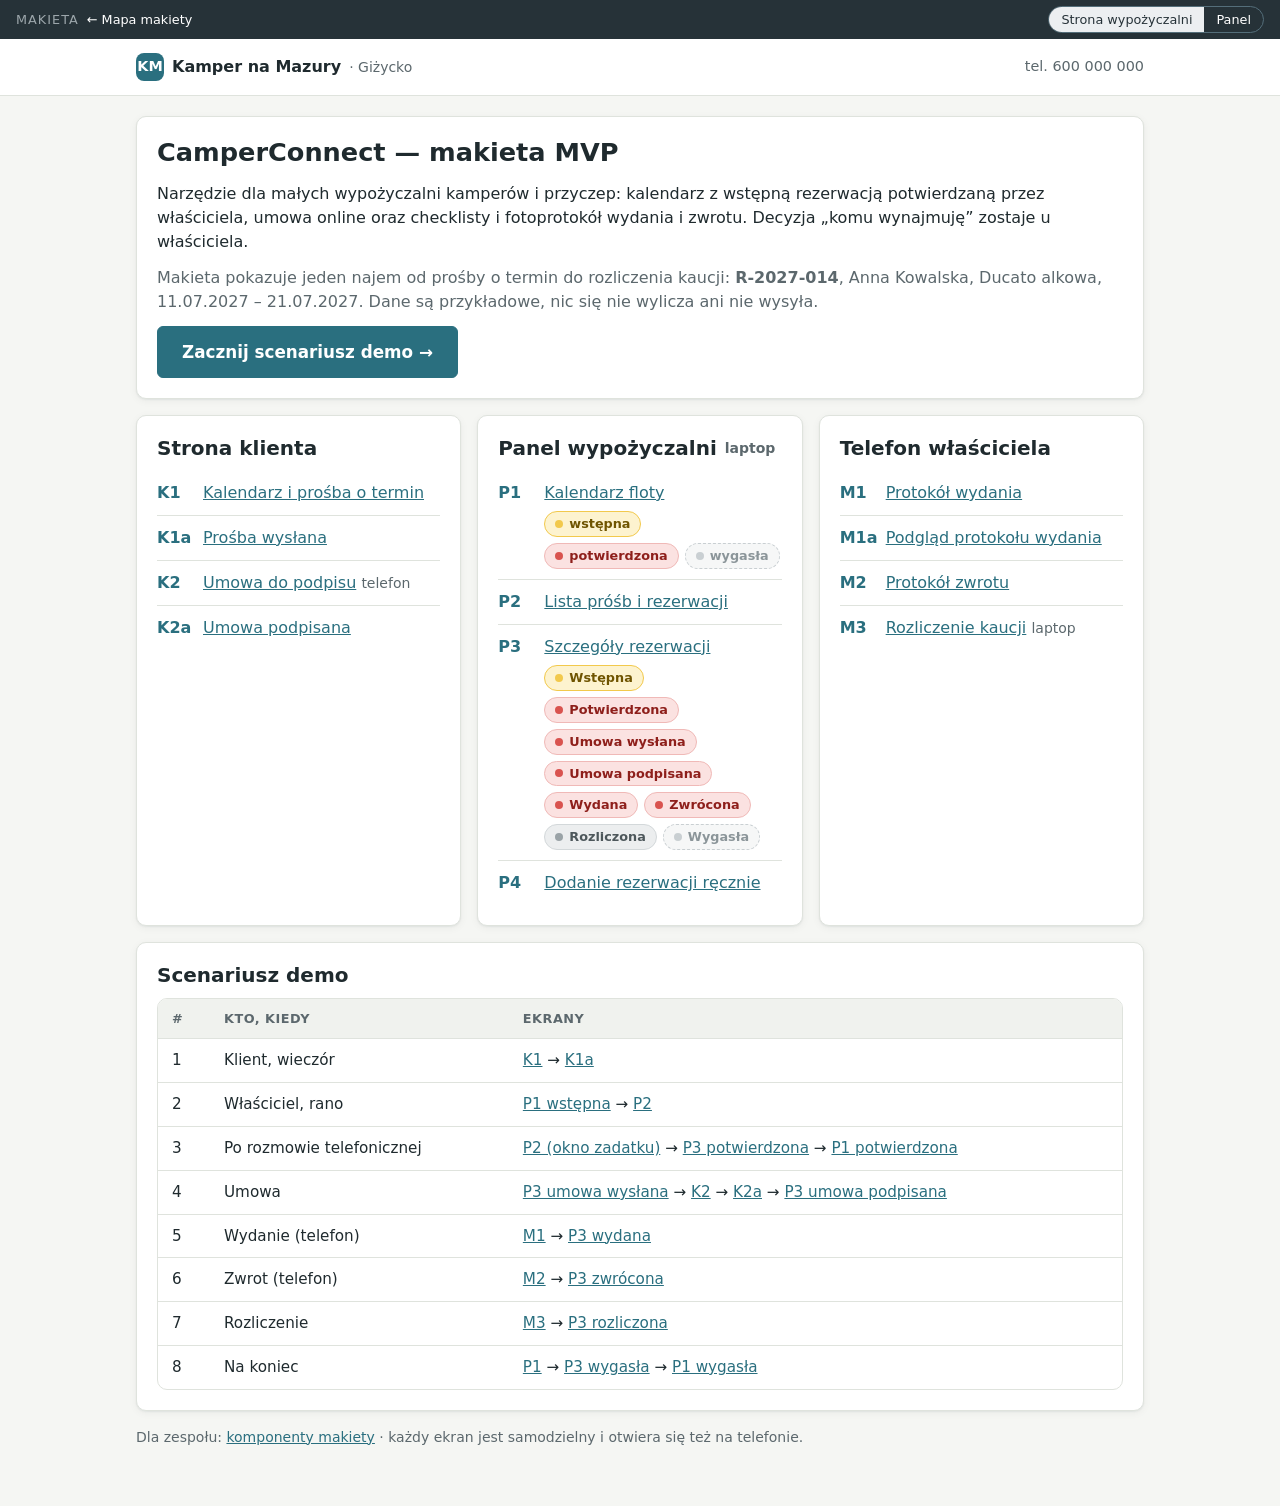
<file: index.html>
<!doctype html>
<html lang="pl">
<head>
  <meta charset="utf-8">
  <meta name="viewport" content="width=device-width, initial-scale=1">
  <title>Mapa makiety — CamperConnect</title>
  <link rel="icon" href="assets/img/ikona.svg">
  <link rel="stylesheet" href="assets/style.css">
  <script src="assets/app.js"></script>
</head>
<body class="uklad-klient">
  <header data-cc-naglowek="klient"></header>

  <main class="tresc stos">
    <section class="karta">
      <h1>CamperConnect — makieta MVP</h1>
      <p>Narzędzie dla małych wypożyczalni kamperów i przyczep: kalendarz z wstępną rezerwacją potwierdzaną przez właściciela,
        umowa online oraz checklisty i fotoprotokół wydania i zwrotu. Decyzja „komu wynajmuję” zostaje u właściciela.</p>
      <p class="drugi-plan">Makieta pokazuje jeden najem od prośby o termin do rozliczenia kaucji: <b>R-2027-014</b>, Anna Kowalska,
        Ducato alkowa, 11.07.2027 – 21.07.2027. Dane są przykładowe, nic się nie wylicza ani nie wysyła.</p>
      <a class="btn btn-glowny btn-duzy" href="klient/strona.html">Zacznij scenariusz demo →</a>
    </section>

    <div class="siatka-3">
      <section class="karta mapa-sekcja">
        <h2>Strona klienta</h2>
        <ul class="mapa-lista">
          <li><span class="mapa-kod">K1</span><a href="klient/strona.html">Kalendarz i prośba o termin</a></li>
          <li><span class="mapa-kod">K1a</span><a href="klient/prosba-wyslana.html">Prośba wysłana</a></li>
          <li><span class="mapa-kod">K2</span><a href="umowa/umowa.html">Umowa do podpisu</a> <small class="drugi-plan">telefon</small></li>
          <li><span class="mapa-kod">K2a</span><a href="umowa/umowa-podpisana.html">Umowa podpisana</a></li>
        </ul>
      </section>

      <section class="karta mapa-sekcja">
        <h2>Panel wypożyczalni <small class="drugi-plan">laptop</small></h2>
        <ul class="mapa-lista">
          <li><span class="mapa-kod">P1</span><a href="panel/kalendarz.html">Kalendarz floty</a>
            <div class="mapa-warianty">
              <a href="panel/kalendarz.html?stan=wstepna" class="znaczek znaczek-wstepna">wstępna</a>
              <a href="panel/kalendarz.html?stan=potwierdzona" class="znaczek znaczek-potwierdzona">potwierdzona</a>
              <a href="panel/kalendarz.html?stan=wygasla" class="znaczek znaczek-wygasla">wygasła</a>
            </div></li>
          <li><span class="mapa-kod">P2</span><a href="panel/rezerwacje.html">Lista próśb i rezerwacji</a></li>
          <li><span class="mapa-kod">P3</span><a href="panel/rezerwacja.html">Szczegóły rezerwacji</a>
            <div class="mapa-warianty">
              <a href="panel/rezerwacja.html?stan=wstepna" class="znaczek znaczek-wstepna">Wstępna</a>
              <a href="panel/rezerwacja.html?stan=potwierdzona" class="znaczek znaczek-potwierdzona">Potwierdzona</a>
              <a href="panel/rezerwacja.html?stan=umowa-wyslana" class="znaczek znaczek-umowa-wyslana">Umowa wysłana</a>
              <a href="panel/rezerwacja.html?stan=umowa-podpisana" class="znaczek znaczek-umowa-podpisana">Umowa podpisana</a>
              <a href="panel/rezerwacja.html?stan=wydana" class="znaczek znaczek-wydana">Wydana</a>
              <a href="panel/rezerwacja.html?stan=zwrocona" class="znaczek znaczek-zwrocona">Zwrócona</a>
              <a href="panel/rezerwacja.html?stan=rozliczona" class="znaczek znaczek-rozliczona">Rozliczona</a>
              <a href="panel/rezerwacja.html?stan=wygasla" class="znaczek znaczek-wygasla">Wygasła</a>
            </div></li>
          <li><span class="mapa-kod">P4</span><a href="panel/nowa.html">Dodanie rezerwacji ręcznie</a></li>
        </ul>
      </section>

      <section class="karta mapa-sekcja">
        <h2>Telefon właściciela</h2>
        <ul class="mapa-lista">
          <li><span class="mapa-kod">M1</span><a href="wydanie/wydanie.html">Protokół wydania</a></li>
          <li><span class="mapa-kod">M1a</span><a href="wydanie/podglad.html">Podgląd protokołu wydania</a></li>
          <li><span class="mapa-kod">M2</span><a href="zwrot/zwrot.html">Protokół zwrotu</a></li>
          <li><span class="mapa-kod">M3</span><a href="zwrot/rozliczenie.html">Rozliczenie kaucji</a> <small class="drugi-plan">laptop</small></li>
        </ul>
      </section>
    </div>

    <section class="karta">
      <h2>Scenariusz demo</h2>
      <div class="tabela-ramka"><table class="tabela">
        <thead><tr><th>#</th><th>Kto, kiedy</th><th>Ekrany</th></tr></thead>
        <tbody>
          <tr><td>1</td><td>Klient, wieczór</td><td><a href="klient/strona.html">K1</a> → <a href="klient/prosba-wyslana.html">K1a</a></td></tr>
          <tr><td>2</td><td>Właściciel, rano</td><td><a href="panel/kalendarz.html?stan=wstepna">P1 wstępna</a> → <a href="panel/rezerwacje.html">P2</a></td></tr>
          <tr><td>3</td><td>Po rozmowie telefonicznej</td><td><a href="panel/rezerwacje.html">P2 (okno zadatku)</a> → <a href="panel/rezerwacja.html?stan=potwierdzona">P3 potwierdzona</a> → <a href="panel/kalendarz.html?stan=potwierdzona">P1 potwierdzona</a></td></tr>
          <tr><td>4</td><td>Umowa</td><td><a href="panel/rezerwacja.html?stan=umowa-wyslana">P3 umowa wysłana</a> → <a href="umowa/umowa.html">K2</a> → <a href="umowa/umowa-podpisana.html">K2a</a> → <a href="panel/rezerwacja.html?stan=umowa-podpisana">P3 umowa podpisana</a></td></tr>
          <tr><td>5</td><td>Wydanie (telefon)</td><td><a href="wydanie/wydanie.html">M1</a> → <a href="panel/rezerwacja.html?stan=wydana">P3 wydana</a></td></tr>
          <tr><td>6</td><td>Zwrot (telefon)</td><td><a href="zwrot/zwrot.html">M2</a> → <a href="panel/rezerwacja.html?stan=zwrocona">P3 zwrócona</a></td></tr>
          <tr><td>7</td><td>Rozliczenie</td><td><a href="zwrot/rozliczenie.html">M3</a> → <a href="panel/rezerwacja.html?stan=rozliczona">P3 rozliczona</a></td></tr>
          <tr><td>8</td><td>Na koniec</td><td><a href="panel/kalendarz.html">P1</a> → <a href="panel/rezerwacja.html?stan=wygasla">P3 wygasła</a> → <a href="panel/kalendarz.html?stan=wygasla">P1 wygasła</a></td></tr>
        </tbody>
      </table></div>
    </section>

    <p class="maly drugi-plan">Dla zespołu: <a href="wzorzec.html">komponenty makiety</a> · każdy ekran jest samodzielny i otwiera się też na telefonie.</p>
  </main>
</body>
</html>
</file>
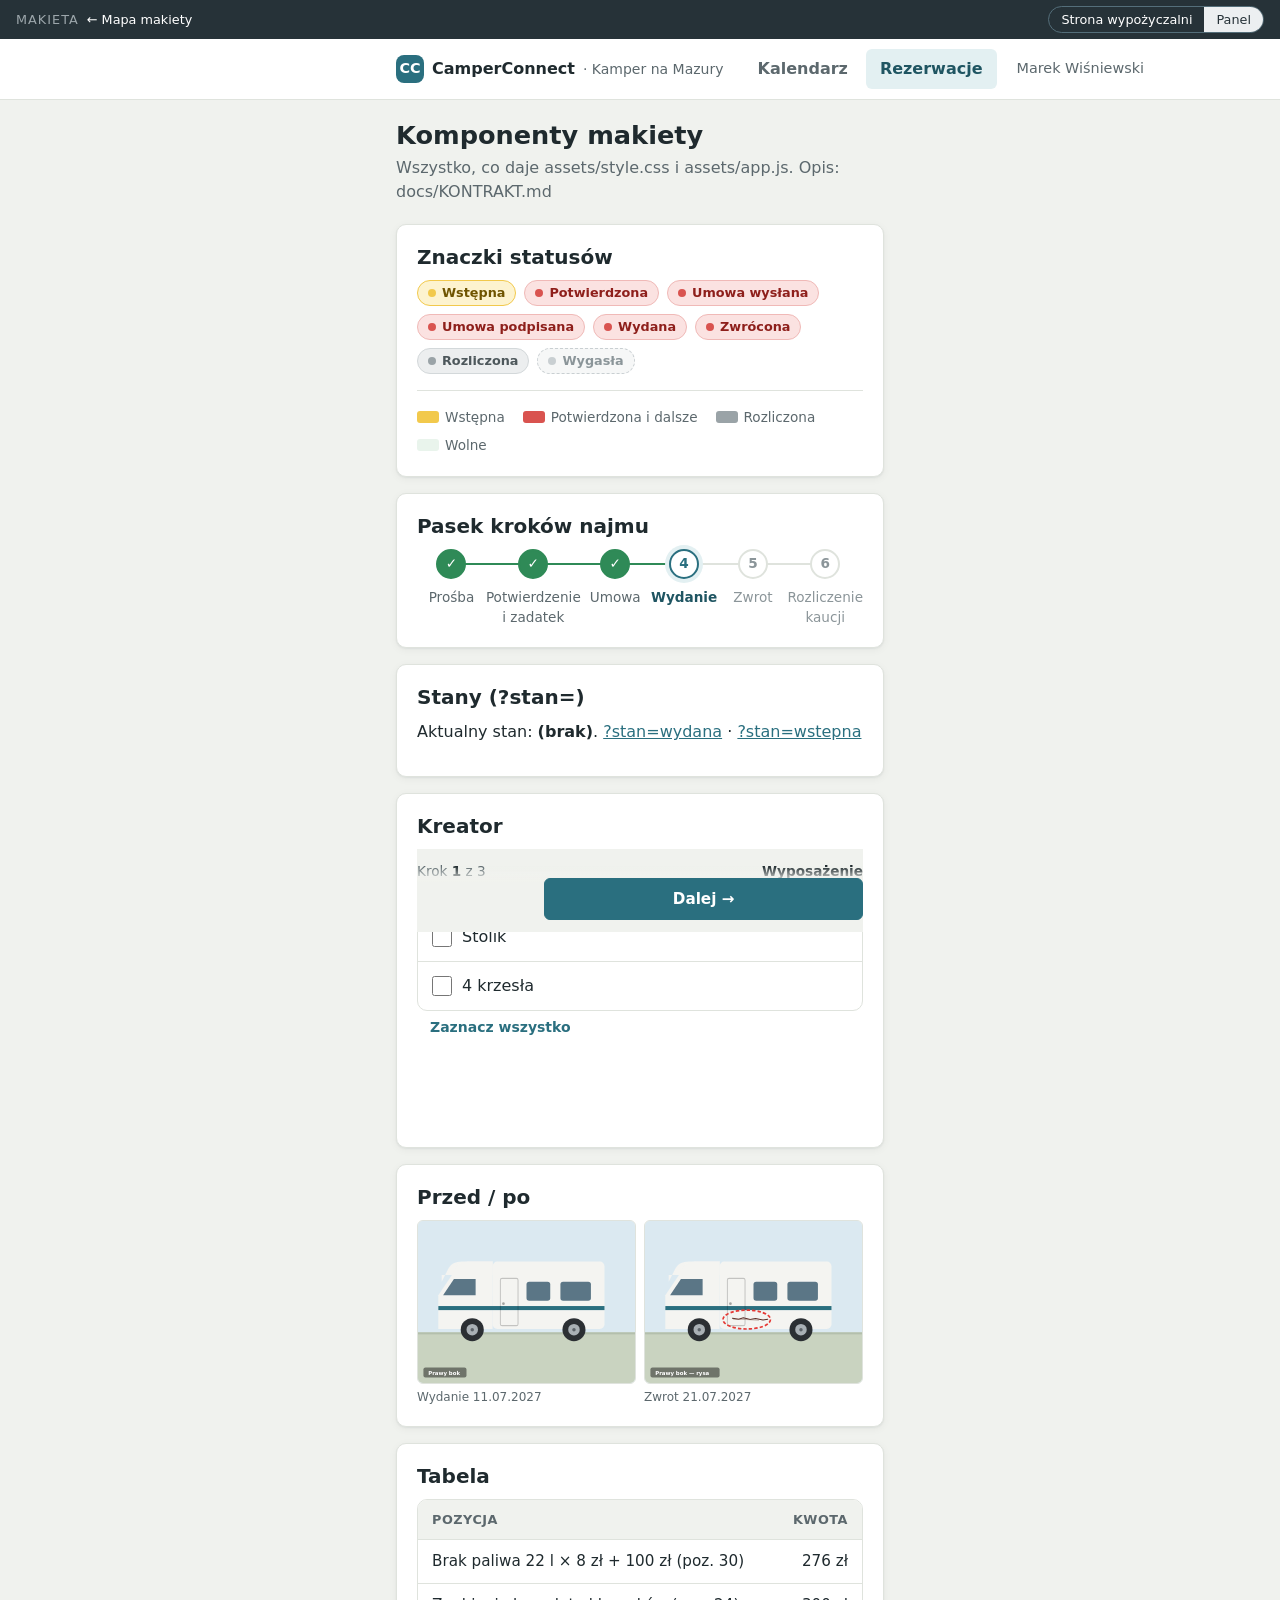
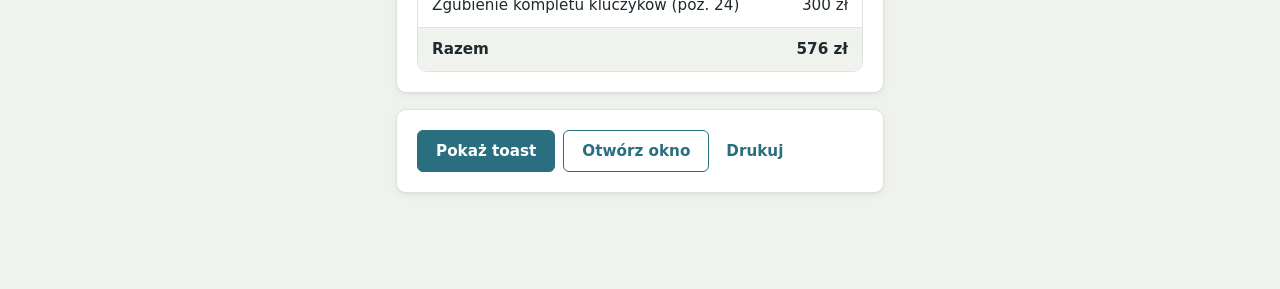
<file: wzorzec.html>
<!doctype html>
<html lang="pl">
<head>
  <meta charset="utf-8">
  <meta name="viewport" content="width=device-width, initial-scale=1">
  <title>Komponenty makiety — CamperConnect</title>
  <link rel="icon" href="assets/img/ikona.svg">
  <link rel="stylesheet" href="assets/style.css">
  <script src="assets/app.js"></script>
</head>
<!-- Galeria wspólnych komponentów (właściciel: agent 0/6). Do podejrzenia i kopiowania; nie jest ekranem scenariusza. -->
<body class="uklad-mobile">
  <header data-cc-naglowek="mobile" data-cc-menu="rezerwacje"></header>

  <main class="tresc stos">
    <div class="naglowek-ekranu"><div><h1>Komponenty makiety</h1><p class="podtytul">Wszystko, co daje assets/style.css i assets/app.js. Opis: docs/KONTRAKT.md</p></div></div>

    <section class="karta">
      <h2>Znaczki statusów</h2>
      <div class="rzad">
        <span data-cc-znaczek="wstepna"></span><span data-cc-znaczek="potwierdzona"></span>
        <span data-cc-znaczek="umowa-wyslana"></span><span data-cc-znaczek="umowa-podpisana"></span>
        <span data-cc-znaczek="wydana"></span><span data-cc-znaczek="zwrocona"></span>
        <span data-cc-znaczek="rozliczona"></span><span data-cc-znaczek="wygasla"></span>
      </div>
      <hr>
      <div class="legenda">
        <span><i class="tlo-wstepna"></i>Wstępna</span><span><i class="tlo-potwierdzona"></i>Potwierdzona i dalsze</span>
        <span><i class="tlo-rozliczona"></i>Rozliczona</span><span><i class="tlo-wolne"></i>Wolne</span>
      </div>
    </section>

    <section class="karta">
      <h2>Pasek kroków najmu</h2>
      <ol data-cc-kroki="3"></ol>
    </section>

    <section class="karta stos-maly">
      <h2>Stany (?stan=)</h2>
      <p>Aktualny stan: <b id="aktualny-stan"></b>. <a href="?stan=wydana">?stan=wydana</a> · <a href="?stan=wstepna">?stan=wstepna</a></p>
      <p data-stan="wstepna" class="komunikat komunikat-ostrzezenie">Widoczne tylko przy ?stan=wstepna (domyślny tu brak).</p>
      <p data-stan="wydana zwrocona" class="komunikat komunikat-sukces">Widoczne przy ?stan=wydana lub zwrocona.</p>
    </section>

    <section class="karta">
      <h2>Kreator</h2>
      <div data-cc-kreator id="kreator-demo">
        <section data-krok="Wyposażenie">
          <div class="lista-wyboru">
            <label class="pole-wyboru"><input type="checkbox" data-przyklad> Stolik</label>
            <label class="pole-wyboru"><input type="checkbox" data-przyklad> 4 krzesła</label>
          </div>
          <button type="button" class="btn btn-tekst btn-maly" data-cc-wypelnij>Zaznacz wszystko</button>
        </section>
        <section data-krok="Zdjęcia">
          <div data-cc-zdjecia data-wymagaj>
            <p>Zdjęcia: <span data-cc-licznik></span> — „Dalej” aktywne po komplecie.
              <button type="button" class="btn btn-tekst btn-maly" data-cc-wypelnij>Wypełnij przykładowymi zdjęciami</button></p>
            <div class="zdjecia">
              <div data-cc-zdjecie="przod" data-etykieta="Przód" data-przyklad="assets/img/protokol-przod.svg"></div>
              <div data-cc-zdjecie="prawy-bok" data-etykieta="Prawy bok" data-przyklad="assets/img/protokol-prawy-bok.svg"></div>
            </div>
          </div>
        </section>
        <section data-krok="Podpisy" data-dalej-tekst="Zatwierdź protokół">
          <div class="stos">
            <div data-cc-podpis="wydajacy" data-etykieta="Podpis wydającego"></div>
            <div data-cc-podpis="najemca" data-etykieta="Podpis najemcy"></div>
          </div>
        </section>
        <section data-krok-koniec>
          <div class="potwierdzenie">
            <div class="potwierdzenie-ikona">✓</div>
            <h2>Protokół podpisany, PDF wysłany do obu stron</h2>
            <button type="button" class="btn btn-drugi" onclick="CC.kreator('kreator-demo').idz(0)">Od początku</button>
          </div>
        </section>
      </div>
    </section>

    <section class="karta">
      <h2>Przed / po</h2>
      <div class="przed-po">
        <figure><img class="miniatura" src="assets/img/protokol-prawy-bok.svg" alt=""><figcaption>Wydanie 11.07.2027</figcaption></figure>
        <figure><img class="miniatura" src="assets/img/protokol-prawy-bok-rysa.svg" alt=""><figcaption>Zwrot 21.07.2027</figcaption></figure>
      </div>
    </section>

    <section class="karta">
      <h2>Tabela</h2>
      <div class="tabela-ramka"><table class="tabela">
        <thead><tr><th>Pozycja</th><th class="kwota">Kwota</th></tr></thead>
        <tbody>
          <tr><td>Brak paliwa 22 l × 8 zł + 100 zł (poz. 30)</td><td class="kwota">276 zł</td></tr>
          <tr><td>Zgubienie kompletu kluczyków (poz. 24)</td><td class="kwota">300 zł</td></tr>
          <tr class="suma"><td>Razem</td><td class="kwota">576 zł</td></tr>
        </tbody>
      </table></div>
    </section>

    <section class="karta rzad">
      <button class="btn btn-glowny" data-cc-toast="PDF wysłany do obu stron">Pokaż toast</button>
      <button class="btn btn-drugi" data-cc-modal="m-demo">Otwórz okno</button>
      <button class="btn btn-tekst" data-cc-drukuj>Drukuj</button>
    </section>
  </main>

  <div class="modal" id="m-demo"><div class="modal-okno">
    <h2>Zadatek</h2>
    <label class="pole"><span>Kwota</span><input type="text" value="1 950 zł"></label>
    <div class="modal-przyciski"><button class="btn btn-drugi" data-cc-zamknij>Anuluj</button><button class="btn btn-glowny" data-cc-zamknij>Zapisz</button></div>
  </div></div>

  <script>
    CC.gotowe(function () { document.getElementById('aktualny-stan').textContent = CC.stan() || '(brak)'; });
  </script>
</body>
</html>
</file>
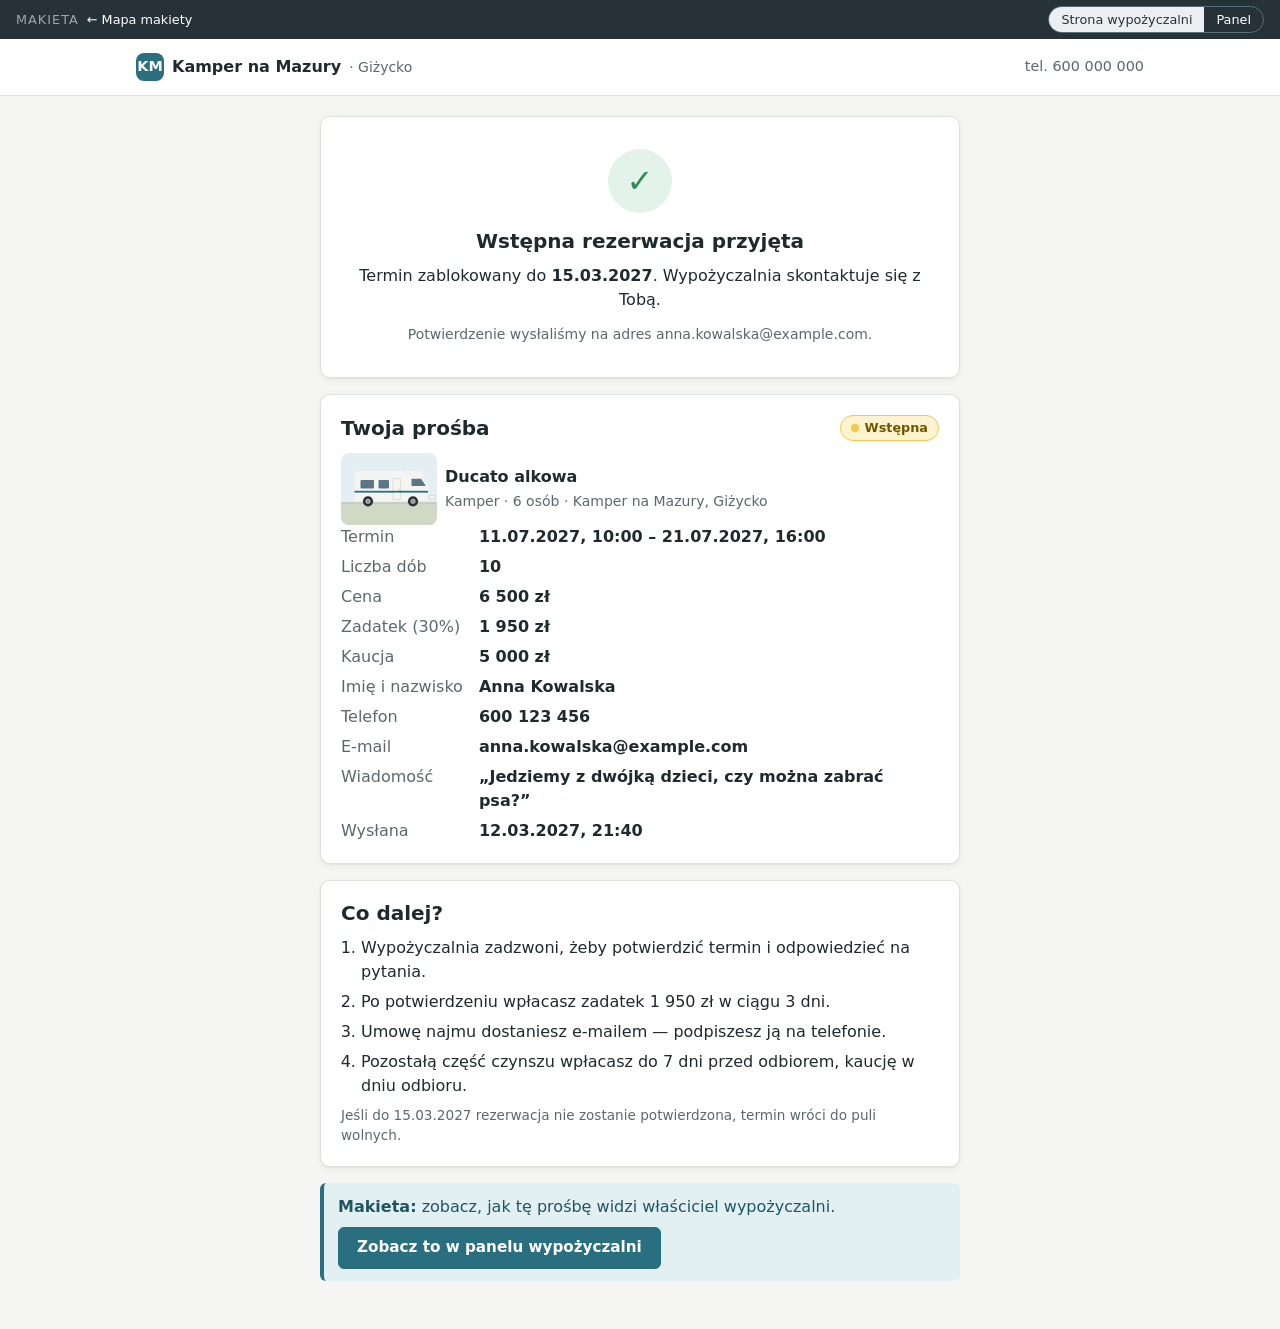
<file: klient/prosba-wyslana.html>
<!doctype html>
<html lang="pl">
<head>
  <meta charset="utf-8">
  <meta name="viewport" content="width=device-width, initial-scale=1">
  <title>K1a · Prośba wysłana — CamperConnect</title>
  <link rel="icon" href="../assets/img/ikona.svg">
  <link rel="stylesheet" href="../assets/style.css">
  <script src="../assets/app.js"></script>
  <link rel="stylesheet" href="klient.css">
</head>
<body class="uklad-klient">
  <header data-cc-naglowek="klient"></header>

  <main class="tresc">
    <div class="k1a stos">
      <section class="karta potwierdzenie">
        <div class="potwierdzenie-ikona">✓</div>
        <h2>Wstępna rezerwacja przyjęta</h2>
        <p>Termin zablokowany do <b>15.03.2027</b>. Wypożyczalnia skontaktuje się z Tobą.</p>
        <p class="drugi-plan maly">Potwierdzenie wysłaliśmy na adres anna.kowalska@example.com.</p>
      </section>

      <section class="karta stos-maly">
        <div class="karta-naglowek">
          <h2>Twoja prośba</h2>
          <span class="znaczek znaczek-wstepna">Wstępna</span>
        </div>
        <div class="rzad">
          <img src="../assets/img/pojazd-ducato-alkowa.svg" alt="" style="width:96px;border-radius:8px">
          <div><b>Ducato alkowa</b><br><span class="drugi-plan maly">Kamper · 6 osób · Kamper na Mazury, Giżycko</span></div>
        </div>
        <dl class="dane">
          <dt>Termin</dt><dd>11.07.2027, 10:00 – 21.07.2027, 16:00</dd>
          <dt>Liczba dób</dt><dd>10</dd>
          <dt>Cena</dt><dd class="kwota">6 500 zł</dd>
          <dt>Zadatek (30%)</dt><dd class="kwota">1 950 zł</dd>
          <dt>Kaucja</dt><dd class="kwota">5 000 zł</dd>
          <dt>Imię i nazwisko</dt><dd>Anna Kowalska</dd>
          <dt>Telefon</dt><dd>600 123 456</dd>
          <dt>E-mail</dt><dd>anna.kowalska@example.com</dd>
          <dt>Wiadomość</dt><dd>„Jedziemy z dwójką dzieci, czy można zabrać psa?”</dd>
          <dt>Wysłana</dt><dd>12.03.2027, 21:40</dd>
        </dl>
      </section>

      <section class="karta stos-maly">
        <h2>Co dalej?</h2>
        <ol class="kroki-dalej">
          <li>Wypożyczalnia zadzwoni, żeby potwierdzić termin i odpowiedzieć na pytania.</li>
          <li>Po potwierdzeniu wpłacasz zadatek 1 950 zł w ciągu 3 dni.</li>
          <li>Umowę najmu dostaniesz e-mailem — podpiszesz ją na telefonie.</li>
          <li>Pozostałą część czynszu wpłacasz do 7 dni przed odbiorem, kaucję w dniu odbioru.</li>
        </ol>
        <p class="warunki">Jeśli do 15.03.2027 rezerwacja nie zostanie potwierdzona, termin wróci do puli wolnych.</p>
      </section>

      <div class="komunikat nie-drukuj">
        <div class="rzad-rozsuniety">
          <span><b>Makieta:</b> zobacz, jak tę prośbę widzi właściciel wypożyczalni.</span>
          <a class="btn btn-glowny" href="../panel/kalendarz.html">Zobacz to w panelu wypożyczalni</a>
        </div>
      </div>
    </div>
  </main>
</body>
</html>
</file>
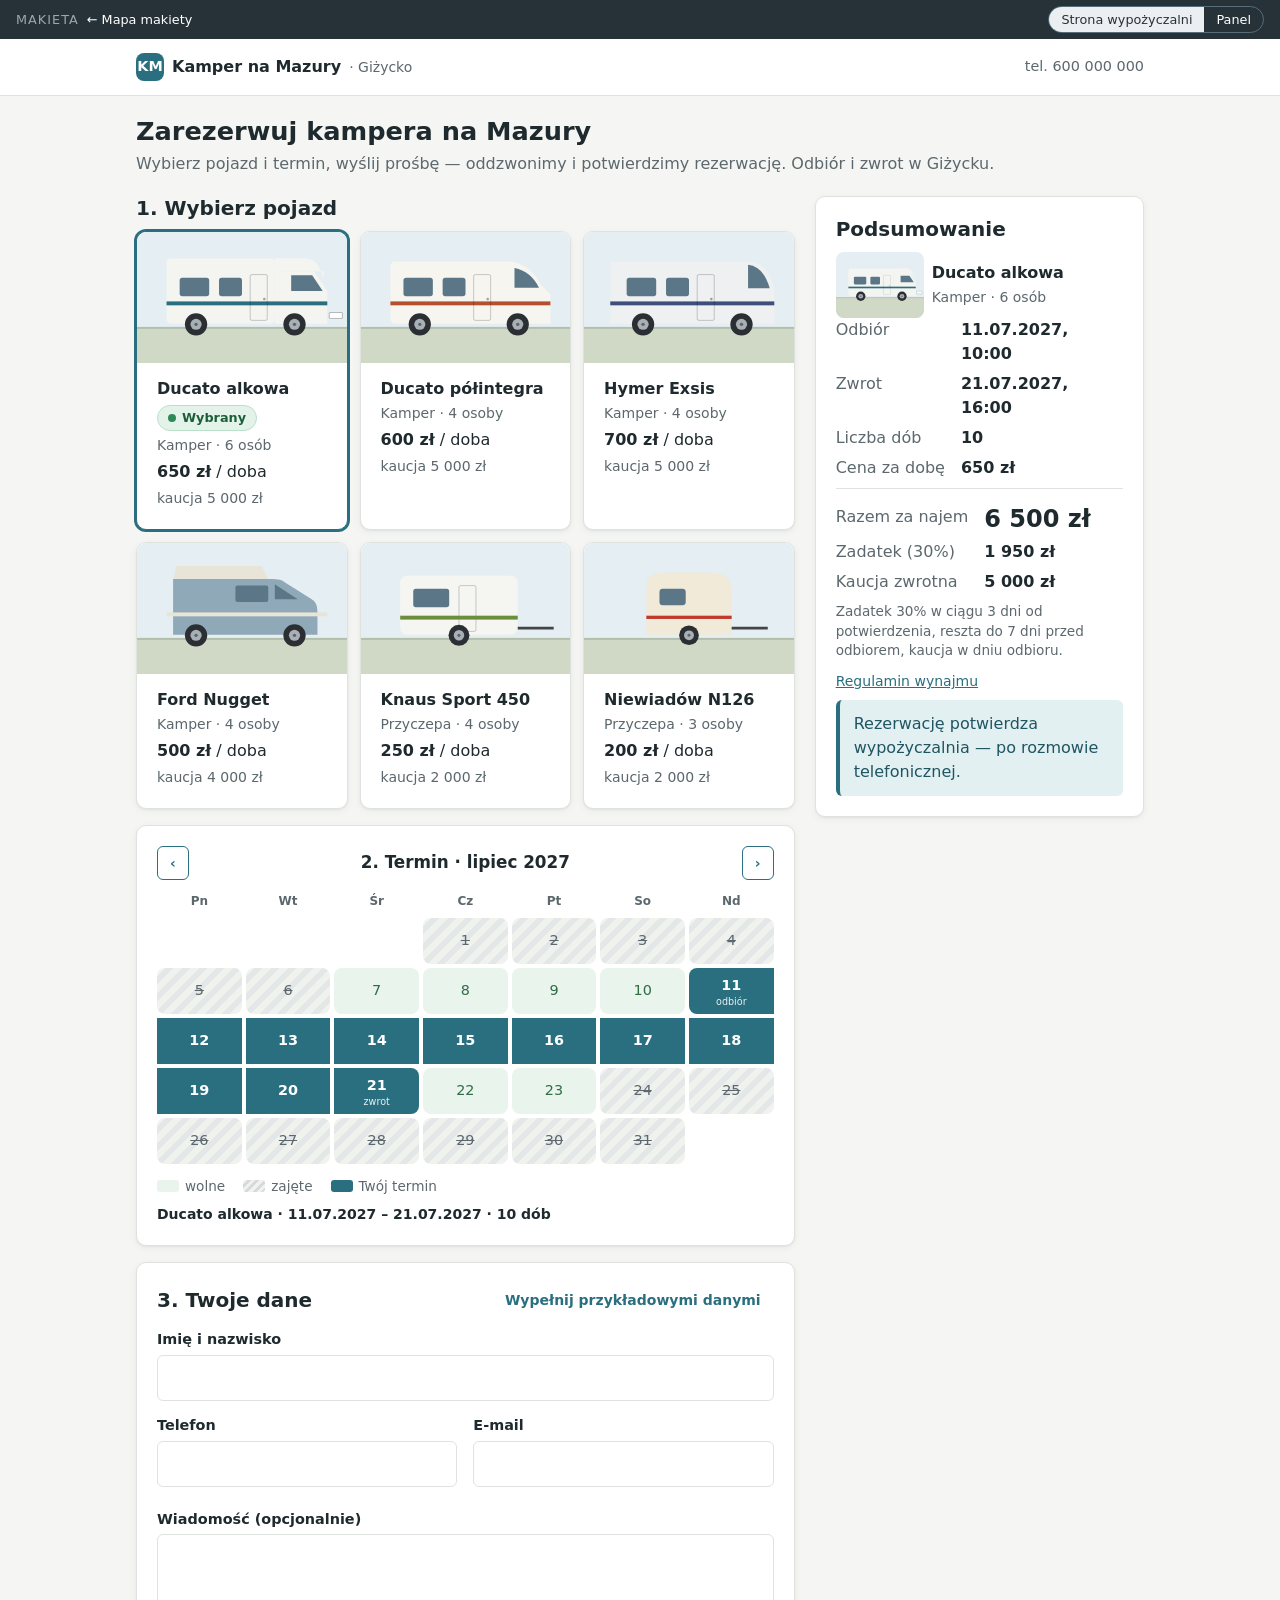
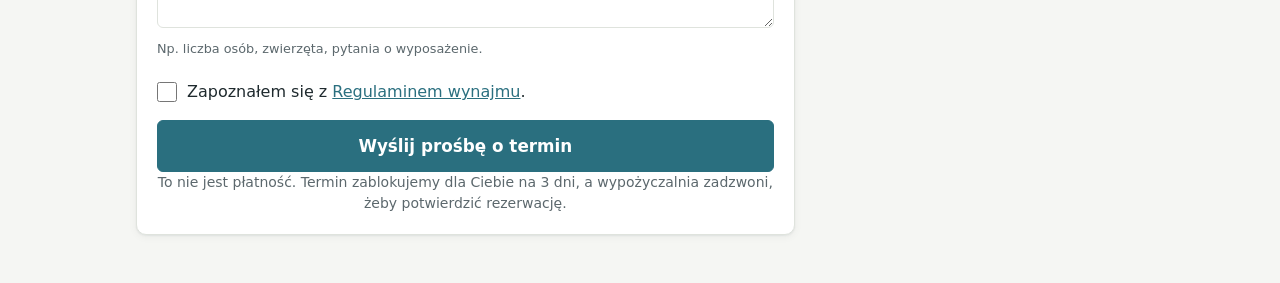
<file: klient/strona.html>
<!doctype html>
<html lang="pl">
<head>
  <meta charset="utf-8">
  <meta name="viewport" content="width=device-width, initial-scale=1">
  <title>K1 · Kalendarz i prośba o termin — CamperConnect</title>
  <link rel="icon" href="../assets/img/ikona.svg">
  <link rel="stylesheet" href="../assets/style.css">
  <script src="../assets/app.js"></script>
  <link rel="stylesheet" href="klient.css">
</head>
<body class="uklad-klient">
  <header data-cc-naglowek="klient"></header>

  <main class="tresc">
    <div class="naglowek-ekranu">
      <div>
        <h1>Zarezerwuj kampera na Mazury</h1>
        <p class="podtytul">Wybierz pojazd i termin, wyślij prośbę — oddzwonimy i potwierdzimy rezerwację. Odbiór i zwrot w Giżycku.</p>
      </div>
    </div>

    <div class="kolumny-panel">
      <div class="stos">
        <!-- E1-1: pojazdy -->
        <section class="stos-maly">
          <h2>1. Wybierz pojazd</h2>
          <div class="pojazdy">
            <article class="karta karta-klikalna karta-wybrana" aria-current="true">
              <div class="karta-zdjecie"><img src="../assets/img/pojazd-ducato-alkowa.svg" alt="Ducato alkowa"></div>
              <div class="karta-naglowek"><h3>Ducato alkowa</h3><span class="znaczek znaczek-ok">Wybrany</span></div>
              <p class="drugi-plan maly">Kamper · 6 osób</p>
              <p><span class="kwota pogrubiony">650 zł</span> / doba</p>
              <p class="drugi-plan maly">kaucja <span class="kwota">5 000 zł</span></p>
            </article>
            <article class="karta karta-klikalna" data-inny-pojazd>
              <div class="karta-zdjecie"><img src="../assets/img/pojazd-ducato-polintegra.svg" alt="Ducato półintegra"></div>
              <div class="karta-naglowek"><h3>Ducato półintegra</h3></div>
              <p class="drugi-plan maly">Kamper · 4 osoby</p>
              <p><span class="kwota pogrubiony">600 zł</span> / doba</p>
              <p class="drugi-plan maly">kaucja <span class="kwota">5 000 zł</span></p>
            </article>
            <article class="karta karta-klikalna" data-inny-pojazd>
              <div class="karta-zdjecie"><img src="../assets/img/pojazd-hymer-exsis.svg" alt="Hymer Exsis"></div>
              <div class="karta-naglowek"><h3>Hymer Exsis</h3></div>
              <p class="drugi-plan maly">Kamper · 4 osoby</p>
              <p><span class="kwota pogrubiony">700 zł</span> / doba</p>
              <p class="drugi-plan maly">kaucja <span class="kwota">5 000 zł</span></p>
            </article>
            <article class="karta karta-klikalna" data-inny-pojazd>
              <div class="karta-zdjecie"><img src="../assets/img/pojazd-ford-nugget.svg" alt="Ford Nugget"></div>
              <div class="karta-naglowek"><h3>Ford Nugget</h3></div>
              <p class="drugi-plan maly">Kamper · 4 osoby</p>
              <p><span class="kwota pogrubiony">500 zł</span> / doba</p>
              <p class="drugi-plan maly">kaucja <span class="kwota">4 000 zł</span></p>
            </article>
            <article class="karta karta-klikalna" data-inny-pojazd>
              <div class="karta-zdjecie"><img src="../assets/img/pojazd-knaus-sport-450.svg" alt="Knaus Sport 450"></div>
              <div class="karta-naglowek"><h3>Knaus Sport 450</h3></div>
              <p class="drugi-plan maly">Przyczepa · 4 osoby</p>
              <p><span class="kwota pogrubiony">250 zł</span> / doba</p>
              <p class="drugi-plan maly">kaucja <span class="kwota">2 000 zł</span></p>
            </article>
            <article class="karta karta-klikalna" data-inny-pojazd>
              <div class="karta-zdjecie"><img src="../assets/img/pojazd-niewiadow-n126.svg" alt="Niewiadów N126"></div>
              <div class="karta-naglowek"><h3>Niewiadów N126</h3></div>
              <p class="drugi-plan maly">Przyczepa · 3 osoby</p>
              <p><span class="kwota pogrubiony">200 zł</span> / doba</p>
              <p class="drugi-plan maly">kaucja <span class="kwota">2 000 zł</span></p>
            </article>
          </div>
        </section>

        <!-- E1-2: kalendarz -->
        <section class="karta">
          <div class="kal-naglowek">
            <button type="button" class="btn btn-drugi btn-maly" data-cc-toast="W makiecie pokazujemy lipiec 2027" aria-label="Poprzedni miesiąc">‹</button>
            <h3>2. Termin · lipiec 2027</h3>
            <button type="button" class="btn btn-drugi btn-maly" data-cc-toast="W makiecie pokazujemy lipiec 2027" aria-label="Następny miesiąc">›</button>
          </div>
          <div class="kal" id="kalendarz">
            <span class="dzien-tyg">Pn</span><span class="dzien-tyg">Wt</span><span class="dzien-tyg">Śr</span><span class="dzien-tyg">Cz</span><span class="dzien-tyg">Pt</span><span class="dzien-tyg">So</span><span class="dzien-tyg">Nd</span>
            <span class="dzien pusty"></span><span class="dzien pusty"></span><span class="dzien pusty"></span><span class="dzien zajety" title="01.07.2027 — zajęte">1</span><span class="dzien zajety" title="02.07.2027 — zajęte">2</span><span class="dzien zajety" title="03.07.2027 — zajęte">3</span><span class="dzien zajety" title="04.07.2027 — zajęte">4</span>
            <span class="dzien zajety" title="05.07.2027 — zajęte">5</span><span class="dzien zajety" title="06.07.2027 — zajęte">6</span><span class="dzien wolny" title="07.07.2027 — wolne">7</span><span class="dzien wolny" title="08.07.2027 — wolne">8</span><span class="dzien wolny" title="09.07.2027 — wolne">9</span><span class="dzien wolny" title="10.07.2027 — wolne">10</span><span class="dzien wybrany poczatek" title="11.07.2027 — odbiór, 10:00">11<small>odbiór</small></span>
            <span class="dzien wybrany">12</span><span class="dzien wybrany">13</span><span class="dzien wybrany">14</span><span class="dzien wybrany">15</span><span class="dzien wybrany">16</span><span class="dzien wybrany">17</span><span class="dzien wybrany">18</span>
            <span class="dzien wybrany">19</span><span class="dzien wybrany">20</span><span class="dzien wybrany koniec" title="21.07.2027 — zwrot, 16:00">21<small>zwrot</small></span><span class="dzien wolny" title="22.07.2027 — wolne">22</span><span class="dzien wolny" title="23.07.2027 — wolne">23</span><span class="dzien zajety" title="24.07.2027 — zajęte">24</span><span class="dzien zajety" title="25.07.2027 — zajęte">25</span>
            <span class="dzien zajety" title="26.07.2027 — zajęte">26</span><span class="dzien zajety" title="27.07.2027 — zajęte">27</span><span class="dzien zajety" title="28.07.2027 — zajęte">28</span><span class="dzien zajety" title="29.07.2027 — zajęte">29</span><span class="dzien zajety" title="30.07.2027 — zajęte">30</span><span class="dzien zajety" title="31.07.2027 — zajęte">31</span>
          </div>
          <div class="rzad-rozsuniety" style="margin-top:12px">
            <div class="legenda">
              <span><i class="tlo-wolne"></i>wolne</span>
              <span><i class="l-zajety"></i>zajęte</span>
              <span><i class="l-wybrany"></i>Twój termin</span>
            </div>
            <p class="maly pogrubiony" style="margin:0">Ducato alkowa · 11.07.2027 – 21.07.2027 · 10 dób</p>
          </div>
        </section>

        <!-- E1-3: formularz -->
        <section class="karta">
          <div class="karta-naglowek">
            <h2>3. Twoje dane</h2>
            <button type="button" class="btn btn-tekst btn-maly" data-cc-wypelnij="#prosba">Wypełnij przykładowymi danymi</button>
          </div>
          <form id="prosba" data-cc-przejdz="prosba-wyslana.html" class="stos-maly">
            <label class="pole"><span>Imię i nazwisko</span>
              <input type="text" name="imie" required autocomplete="name" data-przyklad="Anna Kowalska"></label>
            <div class="siatka-2">
              <label class="pole"><span>Telefon</span>
                <input type="tel" name="telefon" required autocomplete="tel" data-przyklad="600 123 456"></label>
              <label class="pole"><span>E-mail</span>
                <input type="email" name="email" required autocomplete="email" data-przyklad="anna.kowalska@example.com"></label>
            </div>
            <label class="pole"><span>Wiadomość (opcjonalnie)</span>
              <textarea name="wiadomosc" rows="3" data-przyklad="Jedziemy z dwójką dzieci, czy można zabrać psa?"></textarea>
              <span class="pomoc">Np. liczba osób, zwierzęta, pytania o wyposażenie.</span></label>
            <label class="pole-wyboru"><input type="checkbox" required data-przyklad>
              <span>Zapoznałem się z <a href="#regulamin" data-cc-modal="regulamin">Regulaminem wynajmu</a>.</span></label>
            <div class="komunikat podsumowanie-krotkie"><b>Ducato alkowa · 11–21.07.2027 · 10 dób</b><br>Razem <b class="kwota">6 500 zł</b> · zadatek <span class="kwota">1 950 zł</span> · kaucja <span class="kwota">5 000 zł</span></div>
            <button type="submit" class="btn btn-glowny btn-duzy btn-blok">Wyślij prośbę o termin</button>
            <p class="drugi-plan maly wysrodkowany" style="margin:0">To nie jest płatność. Termin zablokujemy dla Ciebie na 3 dni, a wypożyczalnia zadzwoni, żeby potwierdzić rezerwację.</p>
          </form>
        </section>
      </div>

      <!-- E1-3: podsumowanie -->
      <aside class="karta stos-maly podsumowanie">
        <h2>Podsumowanie</h2>
        <div class="rzad">
          <img src="../assets/img/pojazd-ducato-alkowa.svg" alt="" style="width:88px;border-radius:8px">
          <div><b>Ducato alkowa</b><br><span class="drugi-plan maly">Kamper · 6 osób</span></div>
        </div>
        <dl class="dane">
          <dt>Odbiór</dt><dd>11.07.2027, 10:00</dd>
          <dt>Zwrot</dt><dd>21.07.2027, 16:00</dd>
          <dt>Liczba dób</dt><dd>10</dd>
          <dt>Cena za dobę</dt><dd class="kwota">650 zł</dd>
        </dl>
        <hr>
        <dl class="dane">
          <dt>Razem za najem</dt><dd class="kwota-duza">6 500 zł</dd>
          <dt>Zadatek (30%)</dt><dd class="kwota">1 950 zł</dd>
          <dt>Kaucja zwrotna</dt><dd class="kwota">5 000 zł</dd>
        </dl>
        <p class="warunki">Zadatek 30% w ciągu 3 dni od potwierdzenia, reszta do 7 dni przed odbiorem, kaucja w dniu odbioru.</p>
        <p class="maly" style="margin:0"><a href="#regulamin" data-cc-modal="regulamin">Regulamin wynajmu</a></p>
        <div class="komunikat">Rezerwację potwierdza wypożyczalnia — po rozmowie telefonicznej.</div>
      </aside>
    </div>
  </main>

  <!-- Skrót regulaminu: docs/CC_Dokumenty_Wypozyczalni.md, pkt 4 (rozdz. I, III, V, VI, VIII, IX) -->
  <div class="modal modal-szerokie" id="regulamin">
    <div class="modal-okno">
      <h2>Regulamin wynajmu — najważniejsze zasady</h2>
      <p class="drugi-plan maly">Regulamin wynajmu kamperów i przyczep kempingowych „Kamper na Mazury”. Pełna treść jest załącznikiem nr 1 do umowy najmu, którą otrzymasz do podpisu po potwierdzeniu rezerwacji.</p>
      <div class="tresc-przewijana regulamin">
        <h3>I. Przedmiot najmu i warunki zawarcia umowy</h3>
        <ol>
          <li>Pojazd wynajmowany jest wyłącznie w celach rekreacyjnych; opis pojazdu, wyposażenia i stanu zawiera protokół wydania podpisany przez Strony.</li>
          <li>Najemcą może być osoba, która ukończyła 23 lata, ma prawo jazdy kat. B od co najmniej 2 lat i ważny dowód osobisty lub paszport.</li>
          <li>Kierować może tylko Najemca lub Kolejny Kierowca wskazany w umowie; w dniu podpisania umowy przedstawiają dokument tożsamości i prawo jazdy.</li>
        </ol>
        <h3>III. Obowiązki Najemcy</h3>
        <ol>
          <li>Korzystanie z pojazdu zgodnie z umową, Regulaminem i instrukcją; zabezpieczenie przed kradzieżą; przechowywanie dokumentów i kluczy poza pojazdem.</li>
          <li>Zakaz kierowania po alkoholu lub środkach odurzających oraz <b>palenia tytoniu i e-papierosów w pojeździe</b>; wyjazd poza UE wyłącznie za pisemną zgodą Wynajmującego.</li>
          <li>W czasie jazdy zawór butli gazowej zakręcony.</li>
        </ol>
        <h3>V. Rezerwacja, zawarcie umowy i płatności</h3>
        <ol>
          <li>Rezerwacja osobiście, telefonicznie lub elektronicznie; Wynajmujący potwierdza ją e-mailem. Rezerwacja nie jest zawarciem umowy.</li>
          <li>Opłata rezerwacyjna (zadatek) — 30% czynszu w ciągu 3 dni od potwierdzenia; brak wpłaty oznacza rezygnację z rezerwacji.</li>
          <li>Pozostała część czynszu — na 7 dni przed rozpoczęciem najmu; brak wpłaty oznacza rezygnację, a opłata rezerwacyjna nie podlega zwrotowi.</li>
        </ol>
        <h3>VI. Kaucja</h3>
        <ol>
          <li>Kaucja w wysokości zależnej od pojazdu, płatna najpóźniej w dniu wydania.</li>
          <li>Wynajmujący potrąca z kaucji należności nieuregulowane w dniu zwrotu — według Cennika usług dodatkowych i kar (załącznik nr 4). Złamanie zakazu palenia — utrata całej kaucji.</li>
          <li>Gdy stan przy zwrocie zgodny z protokołem wydania — zwrot kaucji w ciągu 7 dni.</li>
        </ol>
        <h3>VIII. Rozwiązanie umowy przez Najemcę</h3>
        <ol>
          <li>Na piśmie. Ponad 90 dni przed najmem — Wynajmujący zatrzymuje 50% opłaty rezerwacyjnej; później — całą.</li>
          <li>Bez potrąceń, jeśli Najemca wskaże klienta na swoje miejsce.</li>
        </ol>
        <h3>IX. Wydanie i zwrot pojazdu</h3>
        <ol>
          <li>Wydanie na podstawie protokołu, <b>wyłącznie po instruktażu</b> prowadzonym przez Wynajmującego.</li>
          <li>Zwrot w terminie i miejscu z umowy, na podstawie protokołu zwrotu podpisanego przez obie Strony; pojazd wyczyszczony wewnątrz i z zewnątrz.</li>
          <li>Zwrot w dzień wolny od pracy lub w godz. 17:00–20:00 — za zgodą Wynajmującego, opłata 100 zł.</li>
        </ol>
      </div>
      <div class="modal-przyciski">
        <button type="button" class="btn btn-glowny" data-cc-zamknij>Rozumiem</button>
      </div>
    </div>
  </div>

  <script>
    CC.gotowe(function () {
      // W makiecie wybór pojazdu i terminu jest ustalony — pozostałe elementy tylko informują.
      document.querySelectorAll('[data-inny-pojazd]').forEach(function (k) {
        k.addEventListener('click', function () { CC.toast('W makiecie pokazujemy Ducato alkowa'); });
      });
      document.querySelectorAll('#kalendarz .wolny, #kalendarz .zajety').forEach(function (d) {
        d.addEventListener('click', function () {
          CC.toast(d.classList.contains('zajety') ? 'Ten dzień jest zajęty' : 'W makiecie termin to 11–21.07.2027');
        });
      });
    });
  </script>
</body>
</html>
</file>
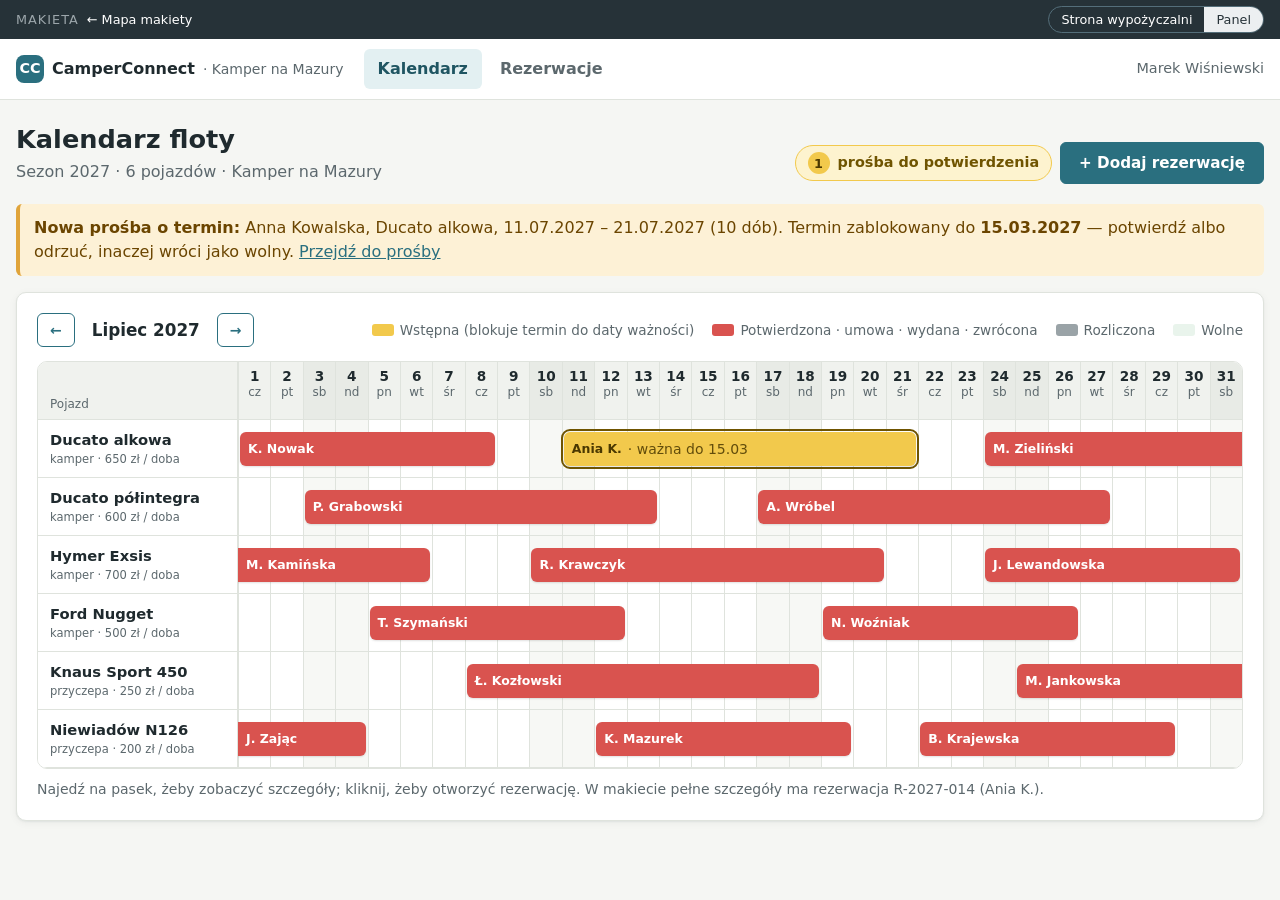
<file: panel/kalendarz.html>
<!doctype html>
<html lang="pl">
<head>
  <meta charset="utf-8">
  <meta name="viewport" content="width=device-width, initial-scale=1">
  <title>P1 · Kalendarz floty — CamperConnect</title>
  <link rel="icon" href="../assets/img/ikona.svg">
  <link rel="stylesheet" href="../assets/style.css">
  <script src="../assets/app.js"></script>
  <link rel="stylesheet" href="panel.css">
  <script src="dane.js"></script>
</head>
<body class="uklad-panel" data-stan-domyslny="wstepna">
  <header data-cc-naglowek="panel" data-cc-menu="kalendarz"></header>

  <main class="tresc">
    <div class="naglowek-ekranu">
      <div>
        <h1>Kalendarz floty</h1>
        <p class="podtytul">Sezon 2027 · 6 pojazdów · Kamper na Mazury</p>
      </div>
      <div class="rzad">
        <a data-stan="wstepna" class="licznik-prosb" href="rezerwacje.html"><b>1</b> prośba do potwierdzenia</a>
        <span data-stan="potwierdzona wygasla" class="licznik-prosb pusty"><b>0</b> próśb do potwierdzenia</span>
        <a class="btn btn-glowny" href="nowa.html">+ Dodaj rezerwację</a>
      </div>
    </div>

    <div class="stos">
      <div data-stan="wstepna" class="komunikat komunikat-ostrzezenie">
        <b>Nowa prośba o termin:</b> Anna Kowalska, Ducato alkowa, 11.07.2027 – 21.07.2027 (10 dób).
        Termin zablokowany do <b>15.03.2027</b> — potwierdź albo odrzuć, inaczej wróci jako wolny.
        <a href="rezerwacje.html">Przejdź do prośby</a>
      </div>
      <div data-stan="potwierdzona" class="komunikat komunikat-sukces">
        Rezerwacja <b>R-2027-014</b> potwierdzona — zadatek 1 950 zł odnotowany 13.03.2027. Termin 11.07.2027 – 21.07.2027 zajęty.
        <a href="rezerwacja.html?stan=potwierdzona">Szczegóły rezerwacji</a>
      </div>
      <div data-stan="wygasla" class="komunikat">
        Prośba Anny Kowalskiej wygasła 15.03.2027 bez potwierdzenia. Termin <b>11.07.2027 – 21.07.2027</b> dla Ducato alkowa wrócił jako wolny.
        <a href="rezerwacja.html?stan=wygasla">Zobacz prośbę</a>
      </div>

      <div class="karta">
        <div class="os-pasek">
          <div class="os-miesiac">
            <button type="button" class="btn btn-drugi btn-maly" id="poprzedni" aria-label="Poprzedni miesiąc">←</button>
            <b id="nazwa-miesiaca">Lipiec 2027</b>
            <button type="button" class="btn btn-drugi btn-maly" id="nastepny" aria-label="Następny miesiąc">→</button>
          </div>
          <div class="legenda">
            <span><i class="tlo-wstepna"></i>Wstępna (blokuje termin do daty ważności)</span>
            <span><i class="tlo-potwierdzona"></i>Potwierdzona · umowa · wydana · zwrócona</span>
            <span><i class="tlo-rozliczona"></i>Rozliczona</span>
            <span><i class="tlo-wolne"></i>Wolne</span>
          </div>
        </div>
        <div class="os-ramka">
          <div class="os" id="os"></div>
        </div>
        <p class="maly drugi-plan" style="margin:10px 0 0">Najedź na pasek, żeby zobaczyć szczegóły; kliknij, żeby otworzyć rezerwację. W makiecie pełne szczegóły ma rezerwacja R-2027-014 (Ania K.).</p>
      </div>
    </div>
  </main>

  <script>
    CC.gotowe(function () {
      var stan = CC.stan();
      var MIESIACE = { 6: 'Czerwiec', 7: 'Lipiec', 8: 'Sierpień' };
      var DNI_TYG = ['nd', 'pn', 'wt', 'śr', 'cz', 'pt', 'sb'];
      var miesiac = parseInt(new URLSearchParams(location.search).get('miesiac'), 10);
      if (!MIESIACE[miesiac]) miesiac = 7;
      var os = document.getElementById('os');

      function data(s) { var p = s.split('-'); return new Date(+p[0], +p[1] - 1, +p[2]); }
      function weekend(d) { var w = new Date(2027, miesiac - 1, d).getDay(); return w === 0 || w === 6; }

      function rysuj() {
        var dni = new Date(2027, miesiac, 0).getDate();
        var poczatek = new Date(2027, miesiac - 1, 1), koniec = new Date(2027, miesiac - 1, dni);
        document.getElementById('nazwa-miesiaca').textContent = MIESIACE[miesiac] + ' 2027';
        document.getElementById('poprzedni').disabled = miesiac === 6;
        document.getElementById('nastepny').disabled = miesiac === 8;
        os.style.setProperty('--dni', dni);

        var html = '<div class="os-naroznik" style="grid-row:1;grid-column:1">Pojazd</div>';
        for (var d = 1; d <= dni; d++) {
          html += '<div class="os-dzien' + (weekend(d) ? ' weekend' : '') + '" style="grid-row:1;grid-column:' + (d + 1) + '"><b>' + d + '</b>' +
            DNI_TYG[new Date(2027, miesiac - 1, d).getDay()] + '</div>';
        }
        PANEL.pojazdy.forEach(function (p, i) {
          var r = i + 2;
          html += '<div class="os-pojazd" style="grid-row:' + r + ';grid-column:1"><b>' + p.nazwa + '</b><span>' + p.typ + ' · ' + p.cena + '</span></div>';
          for (var d = 1; d <= dni; d++) {
            html += '<div class="os-komorka' + (weekend(d) ? ' weekend' : '') + '" style="grid-row:' + r + ';grid-column:' + (d + 1) + '"></div>';
          }
        });

        PANEL.rezerwacje.forEach(function (z) {
          var status = z.status;
          if (z.demo) {
            if (stan === 'wygasla') return;                    // wygasła — paska nie ma, termin wolny
            status = stan === 'potwierdzona' ? 'potwierdzona' : 'wstepna';
          }
          var od = data(z.od), doo = data(z.do);
          if (doo < poczatek || od > koniec) return;
          var s = od < poczatek ? 1 : od.getDate(), k = doo > koniec ? dni : doo.getDate();
          var wiersz = PANEL.pojazdy.findIndex(function (p) { return p.id === z.pojazd; }) + 2;
          var klasy = 'os-pasek-rez tlo-' + status + (od < poczatek ? ' ucieta-l' : '') + (doo > koniec ? ' ucieta-p' : '') + (z.demo ? ' demo' : '');
          var etykieta = z.skrot + (z.demo && status === 'wstepna' ? ' <small>· ważna do 15.03</small>' : '');
          var opis = z.nr + ' · ' + z.klient + ' · ' + z.termin + ' · ' + CC.STATUSY[status];
          var styl = 'grid-row:' + wiersz + ';grid-column:' + (s + 1) + ' / ' + (k + 2);
          if (z.demo) html += '<a class="' + klasy + '" style="' + styl + '" title="' + opis + '" href="rezerwacja.html?stan=' + status + '">' + etykieta + '</a>';
          else html += '<div class="' + klasy + '" style="' + styl + '" title="' + opis + '" data-opis="' + opis + '">' + etykieta + '</div>';
        });
        os.innerHTML = html;
      }

      os.addEventListener('click', function (e) {
        var p = e.target.closest('[data-opis]');
        if (p) CC.toast(p.getAttribute('data-opis') + ' — w makiecie szczegóły tylko dla R-2027-014');
      });
      document.getElementById('poprzedni').addEventListener('click', function () { if (miesiac > 6) { miesiac--; rysuj(); } });
      document.getElementById('nastepny').addEventListener('click', function () { if (miesiac < 8) { miesiac++; rysuj(); } });
      rysuj();
    });
  </script>
</body>
</html>
</file>
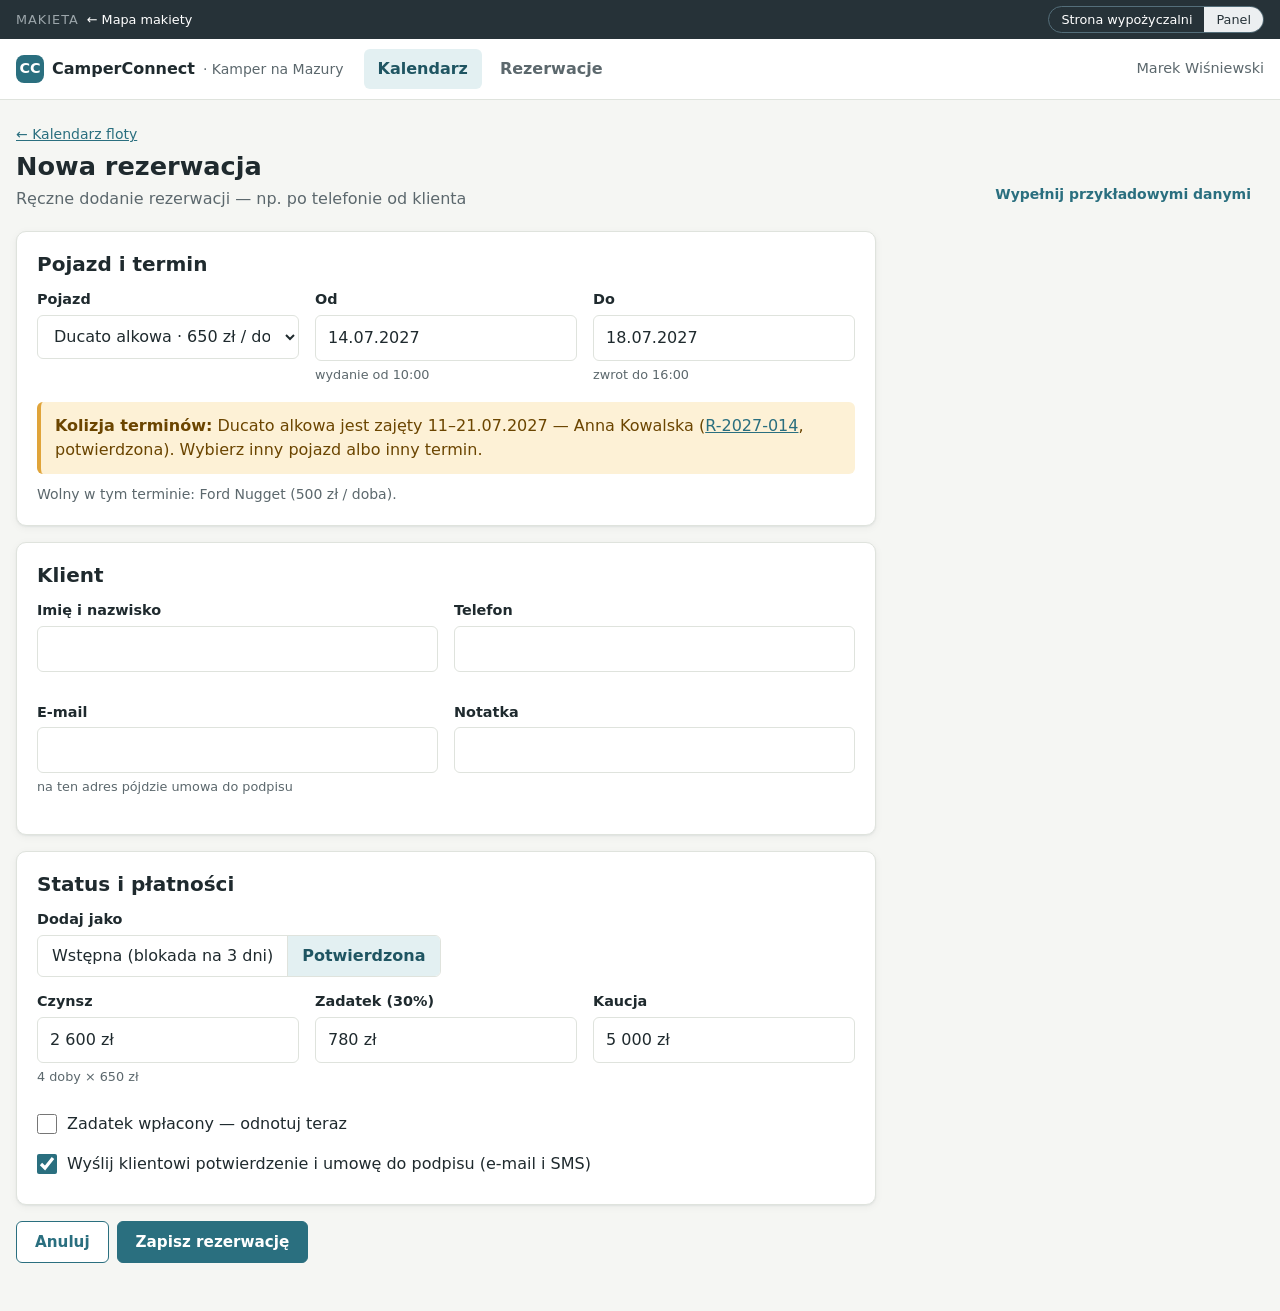
<file: panel/nowa.html>
<!doctype html>
<html lang="pl">
<head>
  <meta charset="utf-8">
  <meta name="viewport" content="width=device-width, initial-scale=1">
  <title>P4 · Nowa rezerwacja — CamperConnect</title>
  <link rel="icon" href="../assets/img/ikona.svg">
  <link rel="stylesheet" href="../assets/style.css">
  <script src="../assets/app.js"></script>
  <link rel="stylesheet" href="panel.css">
</head>
<body class="uklad-panel">
  <header data-cc-naglowek="panel" data-cc-menu="kalendarz"></header>

  <main class="tresc">
    <p class="maly" style="margin:0 0 6px"><a href="kalendarz.html">← Kalendarz floty</a></p>
    <div class="naglowek-ekranu">
      <div>
        <h1>Nowa rezerwacja</h1>
        <p class="podtytul">Ręczne dodanie rezerwacji — np. po telefonie od klienta</p>
      </div>
      <button type="button" class="btn btn-tekst btn-maly" data-cc-wypelnij="#nowa">Wypełnij przykładowymi danymi</button>
    </div>

    <form id="nowa" class="p4-formularz stos" data-cc-przejdz="rezerwacje.html" data-cc-toast="Rezerwacja zapisana, klient powiadomiony">
      <section class="karta">
        <div class="karta-naglowek"><h2>Pojazd i termin</h2></div>
        <div class="siatka-3">
          <label class="pole"><span>Pojazd</span>
            <select required>
              <option value="ducato-alkowa" selected>Ducato alkowa · 650 zł / doba</option>
              <option>Ducato półintegra · 600 zł / doba</option>
              <option>Hymer Exsis · 700 zł / doba</option>
              <option>Ford Nugget · 500 zł / doba</option>
              <option>Knaus Sport 450 · 250 zł / doba</option>
              <option>Niewiadów N126 · 200 zł / doba</option>
            </select>
          </label>
          <label class="pole"><span>Od</span><input type="text" value="14.07.2027" required><span class="pomoc">wydanie od 10:00</span></label>
          <label class="pole"><span>Do</span><input type="text" value="18.07.2027" required><span class="pomoc">zwrot do 16:00</span></label>
        </div>
        <div class="komunikat komunikat-ostrzezenie">
          <b>Kolizja terminów:</b> Ducato alkowa jest zajęty 11–21.07.2027 — Anna Kowalska
          (<a href="rezerwacja.html?stan=potwierdzona">R-2027-014</a>, potwierdzona). Wybierz inny pojazd albo inny termin.
        </div>
        <p class="maly drugi-plan" style="margin:10px 0 0">Wolny w tym terminie: Ford Nugget (500 zł / doba).</p>
      </section>

      <section class="karta">
        <div class="karta-naglowek"><h2>Klient</h2></div>
        <div class="siatka-2">
          <label class="pole"><span>Imię i nazwisko</span><input type="text" required data-przyklad="Krzysztof Malinowski"></label>
          <label class="pole"><span>Telefon</span><input type="tel" required data-przyklad="602 345 678"></label>
          <label class="pole"><span>E-mail</span><input type="email" data-przyklad="k.malinowski@example.com"><span class="pomoc">na ten adres pójdzie umowa do podpisu</span></label>
          <label class="pole"><span>Notatka</span><input type="text" data-przyklad="Klient z polecenia, dzwonił 14.03"></label>
        </div>
      </section>

      <section class="karta">
        <div class="karta-naglowek"><h2>Status i płatności</h2></div>
        <div class="pole"><span>Dodaj jako</span>
          <div class="przelaczniki">
            <label><input type="radio" name="status"> Wstępna (blokada na 3 dni)</label>
            <label><input type="radio" name="status" checked> Potwierdzona</label>
          </div>
        </div>
        <div class="siatka-3">
          <label class="pole"><span>Czynsz</span><input type="text" value="2 600 zł"><span class="pomoc">4 doby × 650 zł</span></label>
          <label class="pole"><span>Zadatek (30%)</span><input type="text" value="780 zł"></label>
          <label class="pole"><span>Kaucja</span><input type="text" value="5 000 zł"></label>
        </div>
        <label class="pole-wyboru"><input type="checkbox" data-przyklad> <span>Zadatek wpłacony — odnotuj teraz</span></label>
        <label class="pole-wyboru"><input type="checkbox" checked> <span>Wyślij klientowi potwierdzenie i umowę do podpisu (e-mail i SMS)</span></label>
      </section>

      <div class="rzad">
        <a class="btn btn-drugi" href="kalendarz.html">Anuluj</a>
        <button class="btn btn-glowny">Zapisz rezerwację</button>
      </div>
    </form>
  </main>
</body>
</html>
</file>
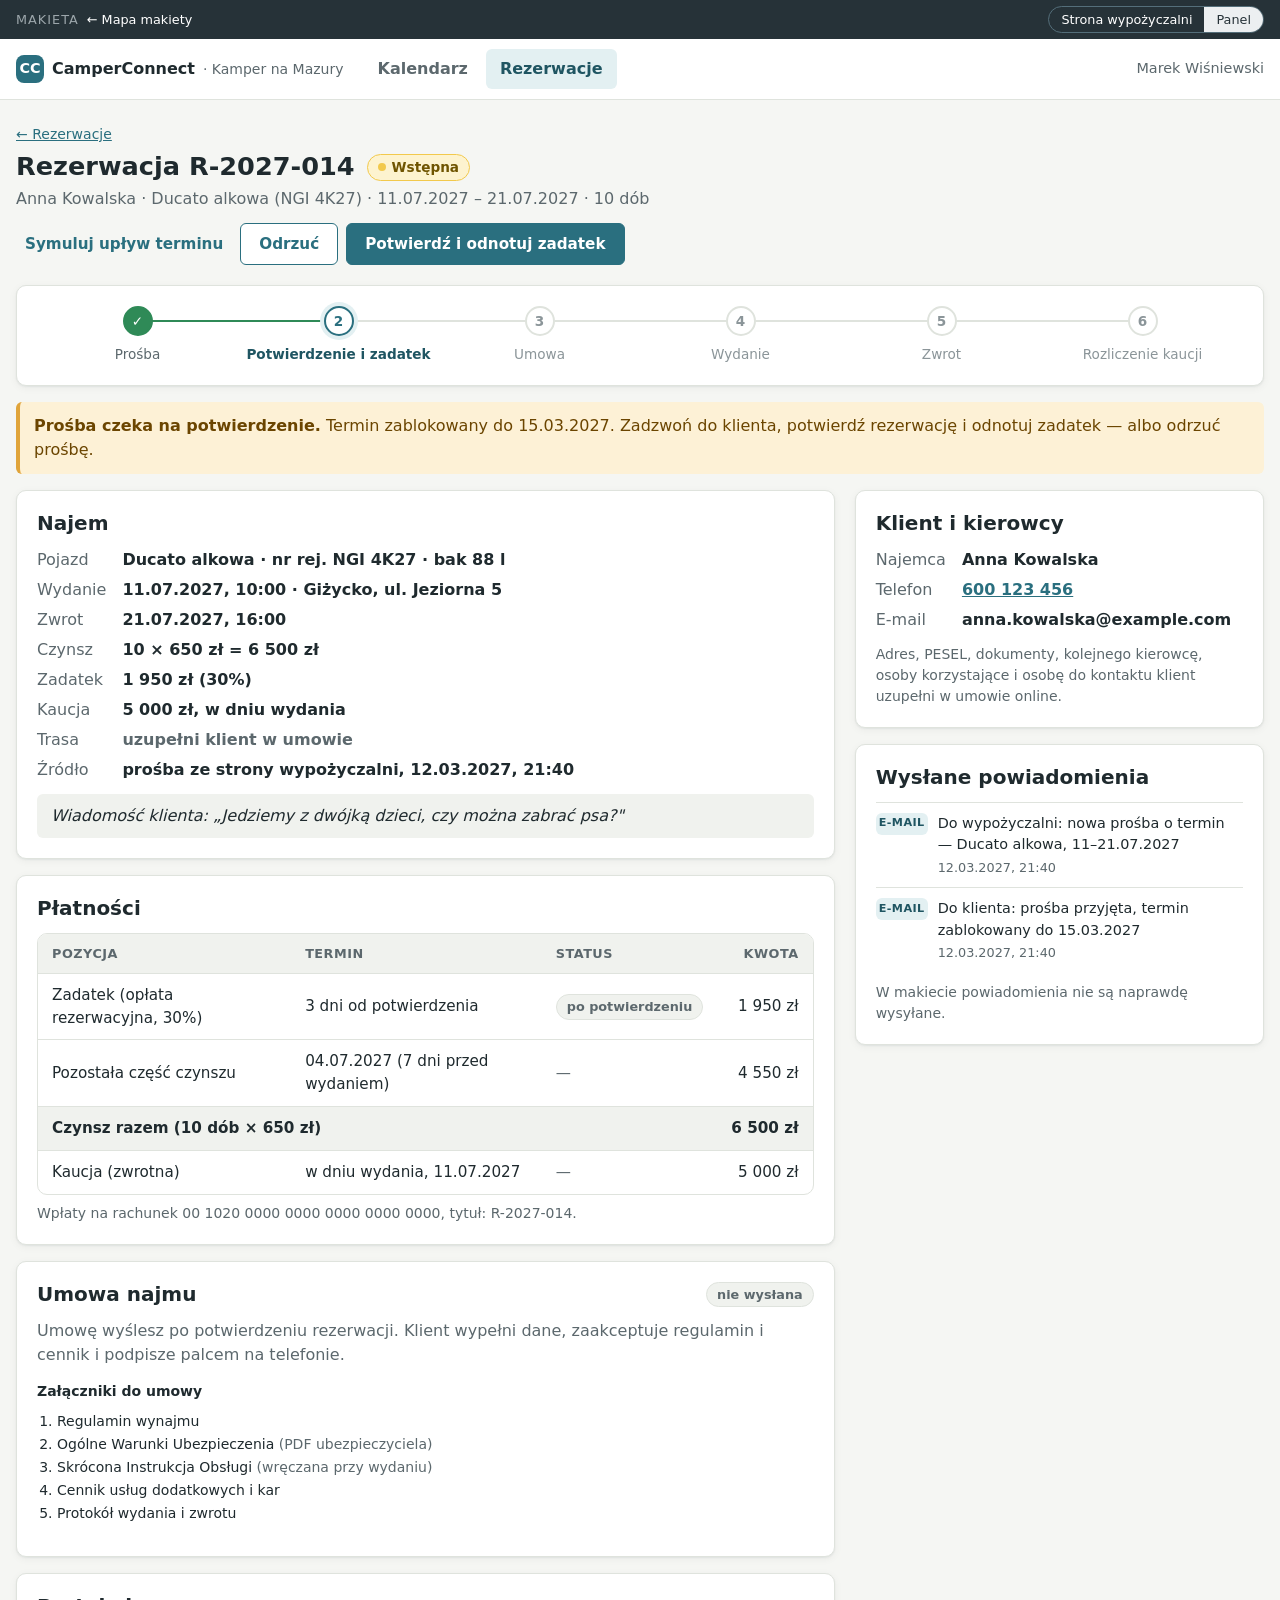
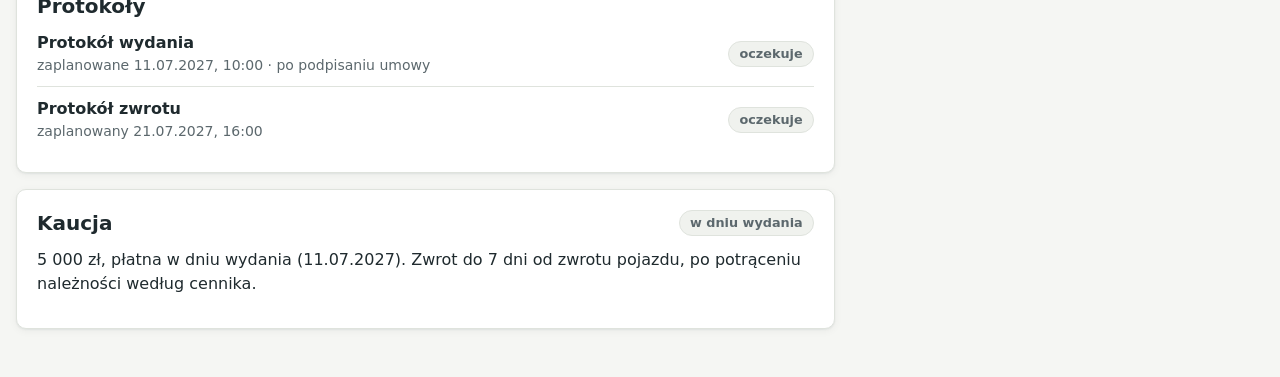
<file: panel/rezerwacja.html>
<!doctype html>
<html lang="pl">
<head>
  <meta charset="utf-8">
  <meta name="viewport" content="width=device-width, initial-scale=1">
  <title>P3 · Rezerwacja R-2027-014 — CamperConnect</title>
  <link rel="icon" href="../assets/img/ikona.svg">
  <link rel="stylesheet" href="../assets/style.css">
  <script src="../assets/app.js"></script>
  <link rel="stylesheet" href="panel.css">
</head>
<body class="uklad-panel" data-stan-domyslny="wstepna">
  <header data-cc-naglowek="panel" data-cc-menu="rezerwacje"></header>

  <main class="tresc">
    <p class="maly" style="margin:0 0 6px"><a href="rezerwacje.html">← Rezerwacje</a></p>
    <div class="naglowek-ekranu p3-naglowek">
      <div>
        <h1>Rezerwacja R-2027-014
          <span data-stan="wstepna" data-cc-znaczek="wstepna"></span>
          <span data-stan="potwierdzona" data-cc-znaczek="potwierdzona"></span>
          <span data-stan="umowa-wyslana" data-cc-znaczek="umowa-wyslana"></span>
          <span data-stan="umowa-podpisana" data-cc-znaczek="umowa-podpisana"></span>
          <span data-stan="wydana" data-cc-znaczek="wydana"></span>
          <span data-stan="zwrocona" data-cc-znaczek="zwrocona"></span>
          <span data-stan="rozliczona" data-cc-znaczek="rozliczona"></span>
          <span data-stan="wygasla" data-cc-znaczek="wygasla"></span>
        </h1>
        <p class="podtytul">Anna Kowalska · Ducato alkowa (NGI 4K27) · 11.07.2027 – 21.07.2027 · 10 dób</p>
      </div>
      <div class="rzad">
        <!-- główne przyciski według stanu (backlog pkt 8) -->
        <a data-stan="wstepna" class="btn btn-tekst" href="rezerwacja.html?stan=wygasla" data-cc-toast="Minął 15.03.2027 — prośba wygasła, termin wolny">Symuluj upływ terminu</a>
        <button data-stan="wstepna" type="button" class="btn btn-drugi" data-cc-modal="odrzuc">Odrzuć</button>
        <button data-stan="wstepna" type="button" class="btn btn-glowny" data-cc-modal="zadatek">Potwierdź i odnotuj zadatek</button>

        <a data-stan="potwierdzona" class="btn btn-drugi" href="kalendarz.html?stan=potwierdzona">Pokaż w kalendarzu</a>
        <a data-stan="potwierdzona" class="btn btn-glowny" href="rezerwacja.html?stan=umowa-wyslana" data-cc-toast="Umowa wysłana do klienta (e-mail i SMS)">Wyślij umowę</a>

        <button data-stan="umowa-wyslana" type="button" class="btn btn-drugi" data-cc-toast="Przypomnienie o podpisie wysłane (SMS)">Wyślij przypomnienie</button>
        <a data-stan="umowa-wyslana" class="btn btn-glowny" href="../umowa/umowa.html">Otwórz jako klient</a>

        <a data-stan="umowa-podpisana" class="btn btn-drugi" href="../umowa/umowa-podpisana.html">Podgląd umowy</a>
        <a data-stan="umowa-podpisana" class="btn btn-glowny" href="../wydanie/wydanie.html">Rozpocznij wydanie</a>

        <a data-stan="wydana" class="btn btn-drugi" href="../wydanie/podglad.html">Protokół wydania</a>
        <a data-stan="wydana" class="btn btn-glowny" href="../zwrot/zwrot.html">Rozpocznij zwrot</a>

        <a data-stan="zwrocona" class="btn btn-glowny" href="../zwrot/rozliczenie.html">Rozlicz kaucję</a>

        <a data-stan="rozliczona" class="btn btn-drugi" href="../zwrot/rozliczenie.html">Rozliczenie kaucji</a>
        <a data-stan="rozliczona" class="btn btn-glowny" href="kalendarz.html">Kalendarz floty</a>

        <a data-stan="wygasla" class="btn btn-glowny" href="kalendarz.html?stan=wygasla">Zobacz w kalendarzu</a>
      </div>
    </div>

    <div class="stos">
      <div class="karta">
        <ol data-stan="wstepna" data-cc-kroki="1"></ol>
        <ol data-stan="potwierdzona umowa-wyslana" data-cc-kroki="2"></ol>
        <ol data-stan="umowa-podpisana" data-cc-kroki="3"></ol>
        <ol data-stan="wydana" data-cc-kroki="4"></ol>
        <ol data-stan="zwrocona" data-cc-kroki="5"></ol>
        <ol data-stan="rozliczona" data-cc-kroki="6"></ol>
        <ol data-stan="wygasla" data-cc-kroki="1" data-cc-kroki-przerwane></ol>
      </div>

      <div data-stan="wstepna" class="komunikat komunikat-ostrzezenie"><b>Prośba czeka na potwierdzenie.</b> Termin zablokowany do 15.03.2027. Zadzwoń do klienta, potwierdź rezerwację i odnotuj zadatek — albo odrzuć prośbę.</div>
      <div data-stan="potwierdzona" class="komunikat komunikat-sukces"><b>Rezerwacja potwierdzona, zadatek odnotowany.</b> Następny krok: wyślij klientowi umowę do podpisu online.</div>
      <div data-stan="umowa-wyslana" class="komunikat"><b>Umowa wysłana 13.03.2027.</b> Czeka na podpis klienta — link w e-mailu i SMS-ie.</div>
      <div data-stan="umowa-podpisana" class="komunikat komunikat-sukces"><b>Umowa podpisana 14.03.2027, 19:12.</b> Następny krok: wydanie pojazdu 11.07.2027, 10:00. Pozostała część czynszu 4 550 zł — do 04.07.2027.</div>
      <div data-stan="wydana" class="komunikat"><b>Pojazd wydany 11.07.2027, 10:00.</b> Kaucja 5 000 zł przyjęta. Zwrot: 21.07.2027, 16:00.</div>
      <div data-stan="zwrocona" class="komunikat komunikat-ostrzezenie"><b>Pojazd zwrócony 21.07.2027, 16:00.</b> Kaucja do rozliczenia: potrącenia wstępne 576 zł, rysa na prawym boku do wyceny. Termin zwrotu kaucji: 28.07.2027.</div>
      <div data-stan="rozliczona" class="komunikat komunikat-sukces"><b>Najem zakończony.</b> Kaucja rozliczona 23.07.2027: potrącenia 976 zł, zwrot 4 024 zł (termin 28.07.2027).</div>
      <div data-stan="wygasla" class="komunikat komunikat-blad"><b>Prośba wygasła 15.03.2027</b> bez potwierdzenia. Termin 11.07.2027 – 21.07.2027 wrócił w kalendarzu jako wolny; klient dostał powiadomienie.</div>

      <div class="kolumny-panel">
        <!-- lewa kolumna -->
        <div class="stos">
          <section class="karta">
            <div class="karta-naglowek"><h2>Najem</h2></div>
            <dl class="dane">
              <dt>Pojazd</dt><dd>Ducato alkowa · nr rej. NGI 4K27 · bak 88 l</dd>
              <dt>Wydanie</dt><dd>11.07.2027, 10:00 · Giżycko, ul. Jeziorna 5</dd>
              <dt>Zwrot</dt><dd>21.07.2027, 16:00</dd>
              <dt>Czynsz</dt><dd><span class="kwota">10 × 650 zł = 6 500 zł</span></dd>
              <dt>Zadatek</dt><dd><span class="kwota">1 950 zł</span> (30%)</dd>
              <dt>Kaucja</dt><dd><span class="kwota">5 000 zł</span>, w dniu wydania</dd>
              <dt>Trasa</dt>
              <dd data-stan="umowa-podpisana wydana zwrocona rozliczona">Mazury: Giżycko – Mikołajki – Ruciane-Nida; bez wyjazdu za granicę</dd>
              <dd data-stan="wstepna potwierdzona umowa-wyslana wygasla" class="drugi-plan">uzupełni klient w umowie</dd>
              <dt>Źródło</dt><dd>prośba ze strony wypożyczalni, 12.03.2027, 21:40</dd>
            </dl>
            <p class="prosba-wiadomosc" style="margin-top:12px">Wiadomość klienta: „Jedziemy z dwójką dzieci, czy można zabrać psa?"</p>
          </section>

          <section class="karta">
            <div class="karta-naglowek"><h2>Płatności</h2></div>
            <div class="tabela-ramka">
              <table class="tabela">
                <thead><tr><th>Pozycja</th><th>Termin</th><th>Status</th><th class="kwota">Kwota</th></tr></thead>
                <tbody>
                  <tr>
                    <td>Zadatek (opłata rezerwacyjna, 30%)</td>
                    <td>3 dni od potwierdzenia<span data-stan="potwierdzona umowa-wyslana umowa-podpisana wydana zwrocona rozliczona"> (16.03.2027)</span></td>
                    <td>
                      <span data-stan="wstepna" class="znaczek znaczek-neutralny">po potwierdzeniu</span>
                      <span data-stan="potwierdzona umowa-wyslana umowa-podpisana wydana zwrocona rozliczona" class="znaczek znaczek-ok">wpłynął 13.03.2027 · przelew</span>
                      <span data-stan="wygasla" class="znaczek znaczek-neutralny">nie pobrano</span>
                    </td>
                    <td class="kwota">1 950 zł</td>
                  </tr>
                  <tr>
                    <td>Pozostała część czynszu</td>
                    <td>04.07.2027 (7 dni przed wydaniem)</td>
                    <td>
                      <span data-stan="wstepna wygasla" class="drugi-plan">—</span>
                      <span data-stan="potwierdzona umowa-wyslana umowa-podpisana" class="znaczek znaczek-wstepna">oczekuje</span>
                      <span data-stan="wydana zwrocona rozliczona" class="znaczek znaczek-ok">wpłynęła 02.07.2027</span>
                    </td>
                    <td class="kwota">4 550 zł</td>
                  </tr>
                  <tr class="suma"><td colspan="3">Czynsz razem (10 dób × 650 zł)</td><td class="kwota">6 500 zł</td></tr>
                  <tr>
                    <td>Kaucja (zwrotna)</td>
                    <td>
                      <span data-stan="wstepna potwierdzona umowa-wyslana umowa-podpisana wygasla">w dniu wydania, 11.07.2027</span>
                      <span data-stan="wydana">przyjęta 11.07.2027</span>
                      <span data-stan="zwrocona rozliczona">zwrot do 28.07.2027</span>
                    </td>
                    <td>
                      <span data-stan="wstepna potwierdzona umowa-wyslana umowa-podpisana wygasla" class="drugi-plan">—</span>
                      <span data-stan="wydana" class="znaczek znaczek-ok">przyjęta · gotówka</span>
                      <span data-stan="zwrocona" class="znaczek znaczek-wstepna">do rozliczenia</span>
                      <span data-stan="rozliczona" class="znaczek znaczek-rozliczona">rozliczona 23.07.2027</span>
                    </td>
                    <td class="kwota">5 000 zł</td>
                  </tr>
                </tbody>
              </table>
            </div>
            <p class="maly drugi-plan" style="margin:8px 0 0">Wpłaty na rachunek 00 1020 0000 0000 0000 0000 0000, tytuł: R-2027-014.</p>
          </section>

          <section class="karta">
            <div class="karta-naglowek">
              <h2>Umowa najmu</h2>
              <span data-stan="wstepna potwierdzona" class="znaczek znaczek-neutralny">nie wysłana</span>
              <span data-stan="umowa-wyslana" data-cc-znaczek="umowa-wyslana"></span>
              <span data-stan="umowa-podpisana wydana zwrocona rozliczona" data-cc-znaczek="umowa-podpisana"></span>
              <span data-stan="wygasla" class="znaczek znaczek-neutralny">nie dotyczy</span>
            </div>
            <p data-stan="wstepna" class="drugi-plan">Umowę wyślesz po potwierdzeniu rezerwacji. Klient wypełni dane, zaakceptuje regulamin i cennik i podpisze palcem na telefonie.</p>
            <p data-stan="potwierdzona">Umowa gotowa do wysłania — wzór „Umowa najmu kampera" z danymi rezerwacji. Klient dostanie link e-mailem i SMS-em.</p>
            <p data-stan="umowa-wyslana">Wysłana 13.03.2027, 10:20 na anna.kowalska@example.com i SMS 600 123 456. Czeka na podpis klienta.</p>
            <p data-stan="umowa-podpisana wydana zwrocona rozliczona">Podpisana elektronicznie przez Annę Kowalską <b>14.03.2027, 19:12</b>. Kopia PDF wysłana do klienta i do wypożyczalni. Podpis obejmuje umowę oraz załączniki nr 1 i 4.</p>
            <p data-stan="wygasla" class="drugi-plan">Prośba wygasła przed potwierdzeniem — umowa nie została wysłana.</p>
            <b class="maly">Załączniki do umowy</b>
            <ol class="zalaczniki maly">
              <li>Regulamin wynajmu</li>
              <li>Ogólne Warunki Ubezpieczenia <span class="drugi-plan">(PDF ubezpieczyciela)</span></li>
              <li>Skrócona Instrukcja Obsługi <span class="drugi-plan">(wręczana przy wydaniu)</span></li>
              <li>Cennik usług dodatkowych i kar</li>
              <li>Protokół wydania i zwrotu</li>
            </ol>
            <div class="sekcja-akcje">
              <a data-stan="potwierdzona" class="btn btn-glowny btn-maly" href="rezerwacja.html?stan=umowa-wyslana" data-cc-toast="Umowa wysłana do klienta (e-mail i SMS)">Wyślij umowę</a>
              <a data-stan="umowa-wyslana" class="btn btn-glowny btn-maly" href="../umowa/umowa.html">Otwórz jako klient</a>
              <a data-stan="umowa-podpisana wydana zwrocona rozliczona" class="btn btn-drugi btn-maly" href="../umowa/umowa-podpisana.html">Podgląd umowy</a>
            </div>
          </section>

          <section class="karta">
            <div class="karta-naglowek"><h2>Protokoły</h2></div>
            <div class="protokol-wiersz">
              <div>
                <b>Protokół wydania</b>
                <div data-stan="wstepna potwierdzona umowa-wyslana" class="maly drugi-plan">zaplanowane 11.07.2027, 10:00 · po podpisaniu umowy</div>
                <div data-stan="umowa-podpisana" class="maly drugi-plan">zaplanowane 11.07.2027, 10:00 · na telefonie, krok po kroku</div>
                <div data-stan="wydana zwrocona rozliczona" class="maly drugi-plan">podpisany 11.07.2027 · przebieg 48 230 km · paliwo 8/8 · 8 zdjęć · instruktaż odbyty</div>
                <div data-stan="wygasla" class="maly drugi-plan">nie dotyczy</div>
              </div>
              <div class="rzad">
                <span data-stan="wstepna potwierdzona umowa-wyslana" class="znaczek znaczek-neutralny">oczekuje</span>
                <a data-stan="umowa-podpisana" class="btn btn-glowny btn-maly" href="../wydanie/wydanie.html">Rozpocznij wydanie</a>
                <a data-stan="wydana zwrocona rozliczona" class="btn btn-drugi btn-maly" href="../wydanie/podglad.html">Podgląd</a>
              </div>
            </div>
            <div class="protokol-wiersz">
              <div>
                <b>Protokół zwrotu</b>
                <div data-stan="wstepna potwierdzona umowa-wyslana umowa-podpisana wydana" class="maly drugi-plan">zaplanowany 21.07.2027, 16:00</div>
                <div data-stan="zwrocona rozliczona" class="maly drugi-plan">podpisany 21.07.2027 · przebieg 49 870 km · paliwo 6/8 · nowa rysa na prawym boku · brak jednego kompletu kluczy</div>
                <div data-stan="wygasla" class="maly drugi-plan">nie dotyczy</div>
              </div>
              <div class="rzad">
                <span data-stan="wstepna potwierdzona umowa-wyslana umowa-podpisana" class="znaczek znaczek-neutralny">oczekuje</span>
                <a data-stan="wydana" class="btn btn-glowny btn-maly" href="../zwrot/zwrot.html">Rozpocznij zwrot</a>
                <a data-stan="zwrocona rozliczona" class="btn btn-drugi btn-maly" href="../zwrot/rozliczenie.html">Rozliczenie</a>
              </div>
            </div>
          </section>

          <section class="karta">
            <div class="karta-naglowek">
              <h2>Kaucja</h2>
              <span data-stan="wstepna potwierdzona umowa-wyslana umowa-podpisana" class="znaczek znaczek-neutralny">w dniu wydania</span>
              <span data-stan="wydana" class="znaczek znaczek-ok">przyjęta</span>
              <span data-stan="zwrocona" class="znaczek znaczek-wstepna">do rozliczenia</span>
              <span data-stan="rozliczona" data-cc-znaczek="rozliczona"></span>
              <span data-stan="wygasla" class="znaczek znaczek-neutralny">nie dotyczy</span>
            </div>
            <p data-stan="wstepna potwierdzona umowa-wyslana umowa-podpisana">5 000 zł, płatna w dniu wydania (11.07.2027). Zwrot do 7 dni od zwrotu pojazdu, po potrąceniu należności według cennika.</p>
            <p data-stan="wygasla" class="drugi-plan">Prośba wygasła — kaucja nie dotyczy.</p>
            <dl data-stan="wydana" class="dane">
              <dt>Przyjęta</dt><dd><span class="kwota">5 000 zł</span> · gotówka · 11.07.2027, 10:00</dd>
              <dt>Zwrot</dt><dd>do 7 dni od zwrotu pojazdu (planowany zwrot 21.07.2027)</dd>
            </dl>
            <div data-stan="zwrocona rozliczona" class="tabela-ramka">
              <table class="tabela">
                <tbody>
                  <tr><td>Kaucja przyjęta 11.07.2027 (gotówka)</td><td class="kwota">5 000 zł</td></tr>
                  <tr><td>Brak paliwa: 22 l × 8 zł + 100 zł <span class="drugi-plan">(cennik poz. 30)</span></td><td class="kwota">− 276 zł</td></tr>
                  <tr><td>Brak kompletu kluczyków <span class="drugi-plan">(cennik poz. 24)</span></td><td class="kwota">− 300 zł</td></tr>
                  <tr data-stan="zwrocona"><td>Rysa prawy bok, ok. 30 cm, do podkładu <span class="drugi-plan">(poz. 21)</span></td><td class="kwota"><span class="znaczek znaczek-wstepna">do wyceny</span></td></tr>
                  <tr data-stan="rozliczona"><td>Rysa prawy bok — lakierowanie miejscowe według wyceny <span class="drugi-plan">(poz. 21)</span></td><td class="kwota">− 400 zł</td></tr>
                  <tr data-stan="zwrocona"><td>Potrącenia (bez pozycji do wyceny)</td><td class="kwota">576 zł</td></tr>
                  <tr data-stan="rozliczona"><td>Potrącenia razem</td><td class="kwota">976 zł</td></tr>
                  <tr data-stan="zwrocona" class="suma"><td>Wstępnie do zwrotu · termin 28.07.2027</td><td class="kwota">4 424 zł</td></tr>
                  <tr data-stan="rozliczona" class="suma"><td>Zwrócono 23.07.2027 · termin 28.07.2027</td><td class="kwota">4 024 zł</td></tr>
                </tbody>
              </table>
            </div>
          </section>
        </div>

        <!-- prawa kolumna -->
        <div class="stos">
          <section class="karta">
            <div class="karta-naglowek"><h2>Klient i kierowcy</h2></div>
            <dl class="dane">
              <dt>Najemca</dt><dd>Anna Kowalska</dd>
              <dt>Telefon</dt><dd><a href="tel:600123456">600 123 456</a></dd>
              <dt>E-mail</dt><dd>anna.kowalska@example.com</dd>
            </dl>
            <div data-stan="umowa-podpisana wydana zwrocona rozliczona" class="stos-maly" style="margin-top:12px">
              <dl class="dane maly">
                <dt>Adres</dt><dd>ul. Lipowa 12/4, 02-345 Warszawa</dd>
                <dt>PESEL</dt><dd>85010112345</dd>
                <dt>Dowód</dt><dd>ABC 123456</dd>
                <dt>Prawo jazdy</dt><dd>01234/12/1234, kat. B od 2012</dd>
              </dl>
              <hr style="border:0;border-top:1px solid var(--ramka);margin:8px 0">
              <dl class="dane maly">
                <dt>Kolejny kierowca</dt><dd>Tomasz Kowalski</dd>
                <dt>Prawo jazdy</dt><dd>04567/09/1234, kat. B od 2009</dd>
                <dt>Korzystają</dt><dd>Tomasz Kowalski, dwoje dzieci (8 i 5 lat), pies (zgoda wypożyczalni)</dd>
                <dt>Kontakt</dt><dd>Ewa Kowalska, 601 222 333</dd>
              </dl>
              <p data-stan="wydana zwrocona rozliczona" class="maly"><span class="znaczek znaczek-ok">sprawdzono przy wydaniu</span> dowód i prawo jazdy najemcy i kolejnego kierowcy</p>
            </div>
            <p data-stan="wstepna potwierdzona umowa-wyslana wygasla" class="maly drugi-plan" style="margin-top:12px">Adres, PESEL, dokumenty, kolejnego kierowcę, osoby korzystające i osobę do kontaktu klient uzupełni w umowie online.</p>
          </section>

          <section class="karta">
            <div class="karta-naglowek"><h2>Wysłane powiadomienia</h2></div>
            <ul class="powiadomienia">
              <li data-stan="rozliczona"><span class="kanal">E-mail</span><span>Do klienta: rozliczenie kaucji — potrącenia 976 zł, zwrot 4 024 zł</span><span class="kiedy">23.07.2027, 12:05</span></li>
              <li data-stan="zwrocona rozliczona"><span class="kanal">E-mail</span><span>Do obu stron: protokół zwrotu (PDF) — potrącenia wstępne 576 zł, rysa do wyceny</span><span class="kiedy">21.07.2027, 16:40</span></li>
              <li data-stan="zwrocona rozliczona"><span class="kanal sms">SMS</span><span>Do klienta: jutro zwrot pojazdu do 16:00, Giżycko</span><span class="kiedy">20.07.2027, 18:00</span></li>
              <li data-stan="wydana zwrocona rozliczona"><span class="kanal">E-mail</span><span>Do obu stron: protokół wydania (PDF) ze zdjęciami i podpisami</span><span class="kiedy">11.07.2027, 10:52</span></li>
              <li data-stan="wydana zwrocona rozliczona"><span class="kanal sms">SMS</span><span>Do klienta: jutro odbiór o 10:00, ul. Jeziorna 5, Giżycko — zabierz dowód i prawo jazdy</span><span class="kiedy">10.07.2027, 18:00</span></li>
              <li data-stan="wydana zwrocona rozliczona"><span class="kanal">E-mail</span><span>Do klienta: wpłata 4 550 zł zaksięgowana — czynsz opłacony w całości</span><span class="kiedy">02.07.2027, 14:10</span></li>
              <li data-stan="wydana zwrocona rozliczona"><span class="kanal">E-mail</span><span>Do klienta: przypomnienie — pozostała część czynszu 4 550 zł do 04.07.2027</span><span class="kiedy">27.06.2027, 09:00</span></li>
              <li data-stan="umowa-podpisana wydana zwrocona rozliczona"><span class="kanal">E-mail</span><span>Do obu stron: umowa podpisana — kopia PDF z załącznikami</span><span class="kiedy">14.03.2027, 19:12</span></li>
              <li data-stan="umowa-wyslana umowa-podpisana wydana zwrocona rozliczona"><span class="kanal sms">SMS</span><span>Do klienta: link do umowy najmu do podpisu</span><span class="kiedy">13.03.2027, 10:20</span></li>
              <li data-stan="umowa-wyslana umowa-podpisana wydana zwrocona rozliczona"><span class="kanal">E-mail</span><span>Do klienta: umowa najmu R-2027-014 do podpisu online</span><span class="kiedy">13.03.2027, 10:20</span></li>
              <li data-stan="potwierdzona umowa-wyslana umowa-podpisana wydana zwrocona rozliczona"><span class="kanal">E-mail</span><span>Do klienta: rezerwacja potwierdzona, zadatek 1 950 zł odnotowany</span><span class="kiedy">13.03.2027, 10:15</span></li>
              <li data-stan="potwierdzona umowa-wyslana umowa-podpisana wydana zwrocona rozliczona"><span class="kanal sms">SMS</span><span>Do klienta: rezerwacja 11–21.07.2027 potwierdzona</span><span class="kiedy">13.03.2027, 10:15</span></li>
              <li data-stan="wygasla"><span class="kanal">E-mail</span><span>Do klienta: wstępna rezerwacja wygasła — termin zwolniony</span><span class="kiedy">15.03.2027, 23:59</span></li>
              <li data-stan="wygasla"><span class="kanal sms">SMS</span><span>Do wypożyczalni: prośba R-2027-014 wygasa jutro — potwierdź lub odrzuć</span><span class="kiedy">14.03.2027, 09:00</span></li>
              <li><span class="kanal">E-mail</span><span>Do wypożyczalni: nowa prośba o termin — Ducato alkowa, 11–21.07.2027</span><span class="kiedy">12.03.2027, 21:40</span></li>
              <li><span class="kanal">E-mail</span><span>Do klienta: prośba przyjęta, termin zablokowany do 15.03.2027</span><span class="kiedy">12.03.2027, 21:40</span></li>
            </ul>
            <p class="maly drugi-plan" style="margin:10px 0 0">W makiecie powiadomienia nie są naprawdę wysyłane.</p>
          </section>
        </div>
      </div>
    </div>

    <!-- Okno zadatku (jak w P2) -->
    <div class="modal" id="zadatek"><div class="modal-okno">
      <h2>Potwierdź rezerwację i odnotuj zadatek</h2>
      <p class="drugi-plan">R-2027-014 · Anna Kowalska · Ducato alkowa · 11.07.2027 – 21.07.2027</p>
      <label class="pole"><span>Kwota zadatku</span><input type="text" value="1 950 zł"><span class="pomoc">30% czynszu 6 500 zł</span></label>
      <label class="pole"><span>Data wpłaty</span><input type="text" value="13.03.2027"></label>
      <div class="pole"><span>Forma</span>
        <div class="przelaczniki">
          <label><input type="radio" name="forma" checked> Przelew</label>
          <label><input type="radio" name="forma"> Gotówka</label>
        </div>
      </div>
      <div class="komunikat">Termin wpłaty: 3 dni od potwierdzenia (do 16.03.2027)</div>
      <label class="pole-wyboru"><input type="checkbox" checked> <span>Wyślij klientowi potwierdzenie rezerwacji (e-mail i SMS)</span></label>
      <div class="modal-przyciski">
        <button type="button" class="btn btn-drugi" data-cc-zamknij>Anuluj</button>
        <a class="btn btn-glowny" href="rezerwacja.html?stan=potwierdzona" data-cc-toast="Rezerwacja potwierdzona, zadatek odnotowany">Zapisz</a>
      </div>
    </div></div>

    <!-- Okno odrzucenia -->
    <div class="modal" id="odrzuc"><div class="modal-okno">
      <h2>Odrzucić prośbę?</h2>
      <p>Anna Kowalska dostanie e-mail, że termin 11.07.2027 – 21.07.2027 jest niedostępny. Termin wróci w kalendarzu jako wolny.</p>
      <label class="pole"><span>Wiadomość do klienta (opcjonalnie)</span><textarea rows="3" placeholder="np. propozycja innego terminu"></textarea></label>
      <div class="modal-przyciski">
        <button type="button" class="btn btn-drugi" data-cc-zamknij>Anuluj</button>
        <a class="btn btn-niebezpieczny" href="kalendarz.html?stan=wygasla" data-cc-toast="Prośba odrzucona, klient powiadomiony, termin zwolniony">Odrzuć prośbę</a>
      </div>
    </div></div>
  </main>

  <script>
    CC.gotowe(function () {
      var stan = CC.stan();
      if (CC.STATUSY[stan]) document.title = 'P3 · R-2027-014 · ' + CC.STATUSY[stan] + ' — CamperConnect';
    });
  </script>
</body>
</html>
</file>
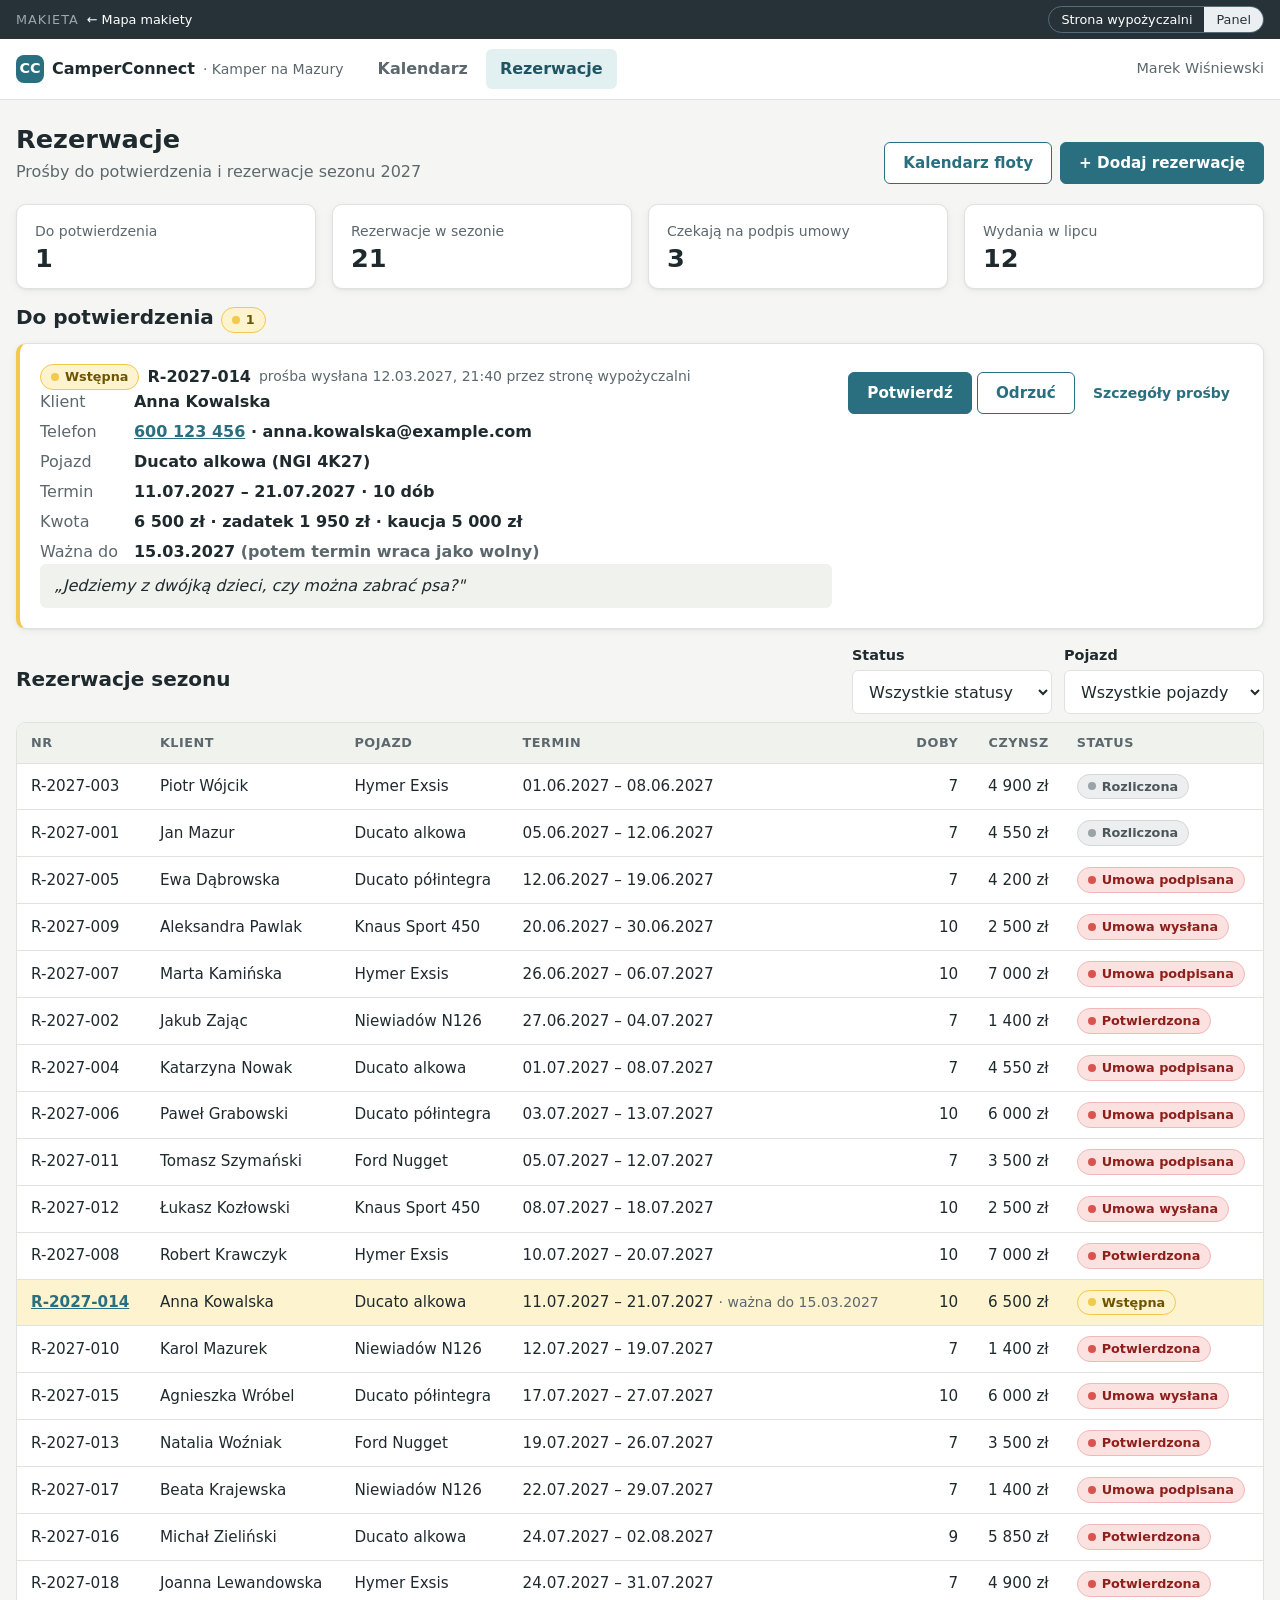
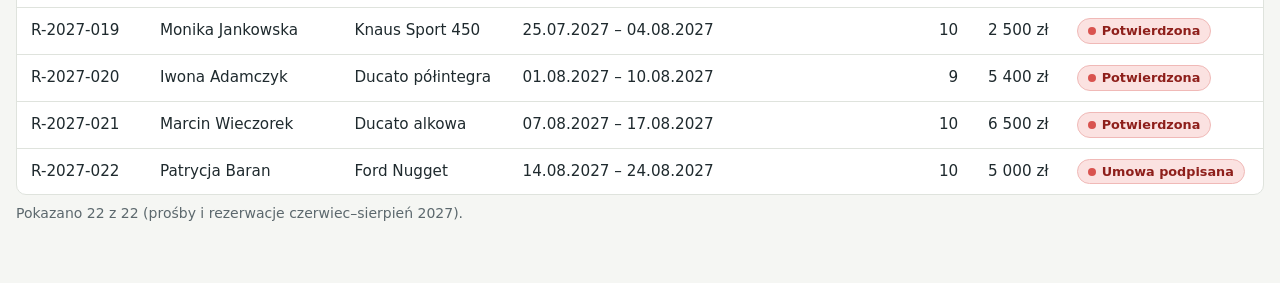
<file: panel/rezerwacje.html>
<!doctype html>
<html lang="pl">
<head>
  <meta charset="utf-8">
  <meta name="viewport" content="width=device-width, initial-scale=1">
  <title>P2 · Rezerwacje — CamperConnect</title>
  <link rel="icon" href="../assets/img/ikona.svg">
  <link rel="stylesheet" href="../assets/style.css">
  <script src="../assets/app.js"></script>
  <link rel="stylesheet" href="panel.css">
  <script src="dane.js"></script>
</head>
<body class="uklad-panel">
  <header data-cc-naglowek="panel" data-cc-menu="rezerwacje"></header>

  <main class="tresc">
    <div class="naglowek-ekranu">
      <div>
        <h1>Rezerwacje</h1>
        <p class="podtytul">Prośby do potwierdzenia i rezerwacje sezonu 2027</p>
      </div>
      <div class="rzad">
        <a class="btn btn-drugi" href="kalendarz.html">Kalendarz floty</a>
        <a class="btn btn-glowny" href="nowa.html">+ Dodaj rezerwację</a>
      </div>
    </div>

    <div class="stos">
      <div class="kafle-liczby">
        <div class="karta"><span class="drugi-plan maly">Do potwierdzenia</span><b>1</b></div>
        <div class="karta"><span class="drugi-plan maly">Rezerwacje w sezonie</span><b>21</b></div>
        <div class="karta"><span class="drugi-plan maly">Czekają na podpis umowy</span><b>3</b></div>
        <div class="karta"><span class="drugi-plan maly">Wydania w lipcu</span><b>12</b></div>
      </div>

      <section class="stos-maly">
        <h2>Do potwierdzenia <span class="znaczek znaczek-wstepna">1</span></h2>
        <div class="karta prosba" id="prosba">
          <div class="rzad-rozsuniety" style="align-items:flex-start;flex-wrap:wrap;gap:16px">
            <div class="stos-maly" style="flex:1;min-width:320px">
              <div class="rzad">
                <span data-cc-znaczek="wstepna"></span>
                <b>R-2027-014</b>
                <span class="drugi-plan maly">prośba wysłana 12.03.2027, 21:40 przez stronę wypożyczalni</span>
              </div>
              <dl class="dane">
                <dt>Klient</dt><dd>Anna Kowalska</dd>
                <dt>Telefon</dt><dd><a href="tel:600123456">600 123 456</a> · anna.kowalska@example.com</dd>
                <dt>Pojazd</dt><dd>Ducato alkowa (NGI 4K27)</dd>
                <dt>Termin</dt><dd>11.07.2027 – 21.07.2027 · 10 dób</dd>
                <dt>Kwota</dt><dd><span class="kwota">6 500 zł</span> · zadatek <span class="kwota">1 950 zł</span> · kaucja <span class="kwota">5 000 zł</span></dd>
                <dt>Ważna do</dt><dd><b>15.03.2027</b> <span class="drugi-plan">(potem termin wraca jako wolny)</span></dd>
              </dl>
              <p class="prosba-wiadomosc">„Jedziemy z dwójką dzieci, czy można zabrać psa?"</p>
            </div>
            <div class="stos-maly" style="min-width:200px">
              <button type="button" class="btn btn-glowny" data-cc-modal="zadatek">Potwierdź</button>
              <button type="button" class="btn btn-drugi" data-cc-modal="odrzuc">Odrzuć</button>
              <a class="btn btn-tekst btn-maly" href="rezerwacja.html?stan=wstepna">Szczegóły prośby</a>
            </div>
          </div>
        </div>
        <p class="drugi-plan maly" id="brak-prosb" hidden>Brak próśb do potwierdzenia.</p>
      </section>

      <section class="stos-maly">
        <div class="rzad-rozsuniety" style="flex-wrap:wrap;gap:12px">
          <h2 style="margin:0">Rezerwacje sezonu</h2>
          <div class="filtry">
            <label class="pole"><span>Status</span>
              <select id="filtr-status">
                <option value="">Wszystkie statusy</option>
                <option value="wstepna">Wstępna</option>
                <option value="potwierdzona">Potwierdzona</option>
                <option value="umowa-wyslana">Umowa wysłana</option>
                <option value="umowa-podpisana">Umowa podpisana</option>
                <option value="wydana">Wydana</option>
                <option value="zwrocona">Zwrócona</option>
                <option value="rozliczona">Rozliczona</option>
              </select>
            </label>
            <label class="pole"><span>Pojazd</span>
              <select id="filtr-pojazd"><option value="">Wszystkie pojazdy</option></select>
            </label>
          </div>
        </div>
        <div class="tabela-ramka">
          <table class="tabela">
            <thead><tr><th>Nr</th><th>Klient</th><th>Pojazd</th><th>Termin</th><th class="kwota">Doby</th><th class="kwota">Czynsz</th><th>Status</th></tr></thead>
            <tbody id="lista"></tbody>
          </table>
        </div>
        <p class="drugi-plan maly" id="licznik-listy"></p>
      </section>
    </div>

    <!-- Okno zadatku -->
    <div class="modal" id="zadatek"><div class="modal-okno">
      <h2>Potwierdź rezerwację i odnotuj zadatek</h2>
      <p class="drugi-plan">R-2027-014 · Anna Kowalska · Ducato alkowa · 11.07.2027 – 21.07.2027</p>
      <label class="pole"><span>Kwota zadatku</span><input type="text" value="1 950 zł"><span class="pomoc">30% czynszu 6 500 zł</span></label>
      <label class="pole"><span>Data wpłaty</span><input type="text" value="13.03.2027"></label>
      <div class="pole"><span>Forma</span>
        <div class="przelaczniki">
          <label><input type="radio" name="forma" checked> Przelew</label>
          <label><input type="radio" name="forma"> Gotówka</label>
        </div>
      </div>
      <div class="komunikat">Termin wpłaty: 3 dni od potwierdzenia (do 16.03.2027)</div>
      <label class="pole-wyboru"><input type="checkbox" checked> <span>Wyślij klientowi potwierdzenie rezerwacji (e-mail i SMS)</span></label>
      <div class="modal-przyciski">
        <button type="button" class="btn btn-drugi" data-cc-zamknij>Anuluj</button>
        <a class="btn btn-glowny" href="rezerwacja.html?stan=potwierdzona" data-cc-toast="Rezerwacja potwierdzona, zadatek odnotowany">Zapisz</a>
      </div>
    </div></div>

    <!-- Okno odrzucenia -->
    <div class="modal" id="odrzuc"><div class="modal-okno">
      <h2>Odrzucić prośbę?</h2>
      <p>Anna Kowalska dostanie e-mail, że termin 11.07.2027 – 21.07.2027 jest niedostępny. Termin wróci w kalendarzu jako wolny.</p>
      <label class="pole"><span>Wiadomość do klienta (opcjonalnie)</span><textarea rows="3" placeholder="np. propozycja innego terminu"></textarea></label>
      <div class="modal-przyciski">
        <button type="button" class="btn btn-drugi" data-cc-zamknij>Anuluj</button>
        <button type="button" class="btn btn-niebezpieczny" id="odrzuc-tak">Odrzuć prośbę</button>
      </div>
    </div></div>
  </main>

  <script>
    CC.gotowe(function () {
      var nazwy = {};
      var sel = document.getElementById('filtr-pojazd');
      PANEL.pojazdy.forEach(function (p) {
        nazwy[p.id] = p.nazwa;
        sel.insertAdjacentHTML('beforeend', '<option value="' + p.id + '">' + p.nazwa + '</option>');
      });

      function rysuj() {
        var st = document.getElementById('filtr-status').value, po = sel.value;
        var wiersze = PANEL.rezerwacje.filter(function (z) {
          return (!st || z.status === st) && (!po || z.pojazd === po);
        });
        document.getElementById('lista').innerHTML = wiersze.length ? wiersze.map(function (z) {
          return '<tr' + (z.demo ? ' class="demo klikalny" data-href="rezerwacja.html?stan=wstepna"' : '') + '>' +
            '<td>' + (z.demo ? '<a href="rezerwacja.html?stan=wstepna"><b>' + z.nr + '</b></a>' : z.nr) + '</td>' +
            '<td>' + z.klient + '</td><td>' + nazwy[z.pojazd] + '</td><td>' + z.termin +
            (z.demo ? ' <span class="maly drugi-plan">· ważna do 15.03.2027</span>' : '') + '</td>' +
            '<td class="kwota">' + z.doby + '</td><td class="kwota">' + z.kwota + '</td><td>' + CC.znaczek(z.status) + '</td></tr>';
        }).join('') : '<tr><td colspan="7" class="wysrodkowany drugi-plan">Brak rezerwacji dla wybranych filtrów.</td></tr>';
        document.getElementById('licznik-listy').textContent = 'Pokazano ' + wiersze.length + ' z ' + PANEL.rezerwacje.length + ' (prośby i rezerwacje czerwiec–sierpień 2027).';
      }
      document.getElementById('filtr-status').addEventListener('change', rysuj);
      sel.addEventListener('change', rysuj);
      document.getElementById('lista').addEventListener('click', function (e) {
        var tr = e.target.closest('tr[data-href]');
        if (tr && !e.target.closest('a')) location.href = tr.getAttribute('data-href');
      });
      document.getElementById('odrzuc-tak').addEventListener('click', function () {
        CC.zamknij();
        document.getElementById('prosba').hidden = true;
        document.getElementById('brak-prosb').hidden = false;
        CC.toast('Prośba odrzucona, klient powiadomiony, termin zwolniony');
      });
      rysuj();
    });
  </script>
</body>
</html>
</file>
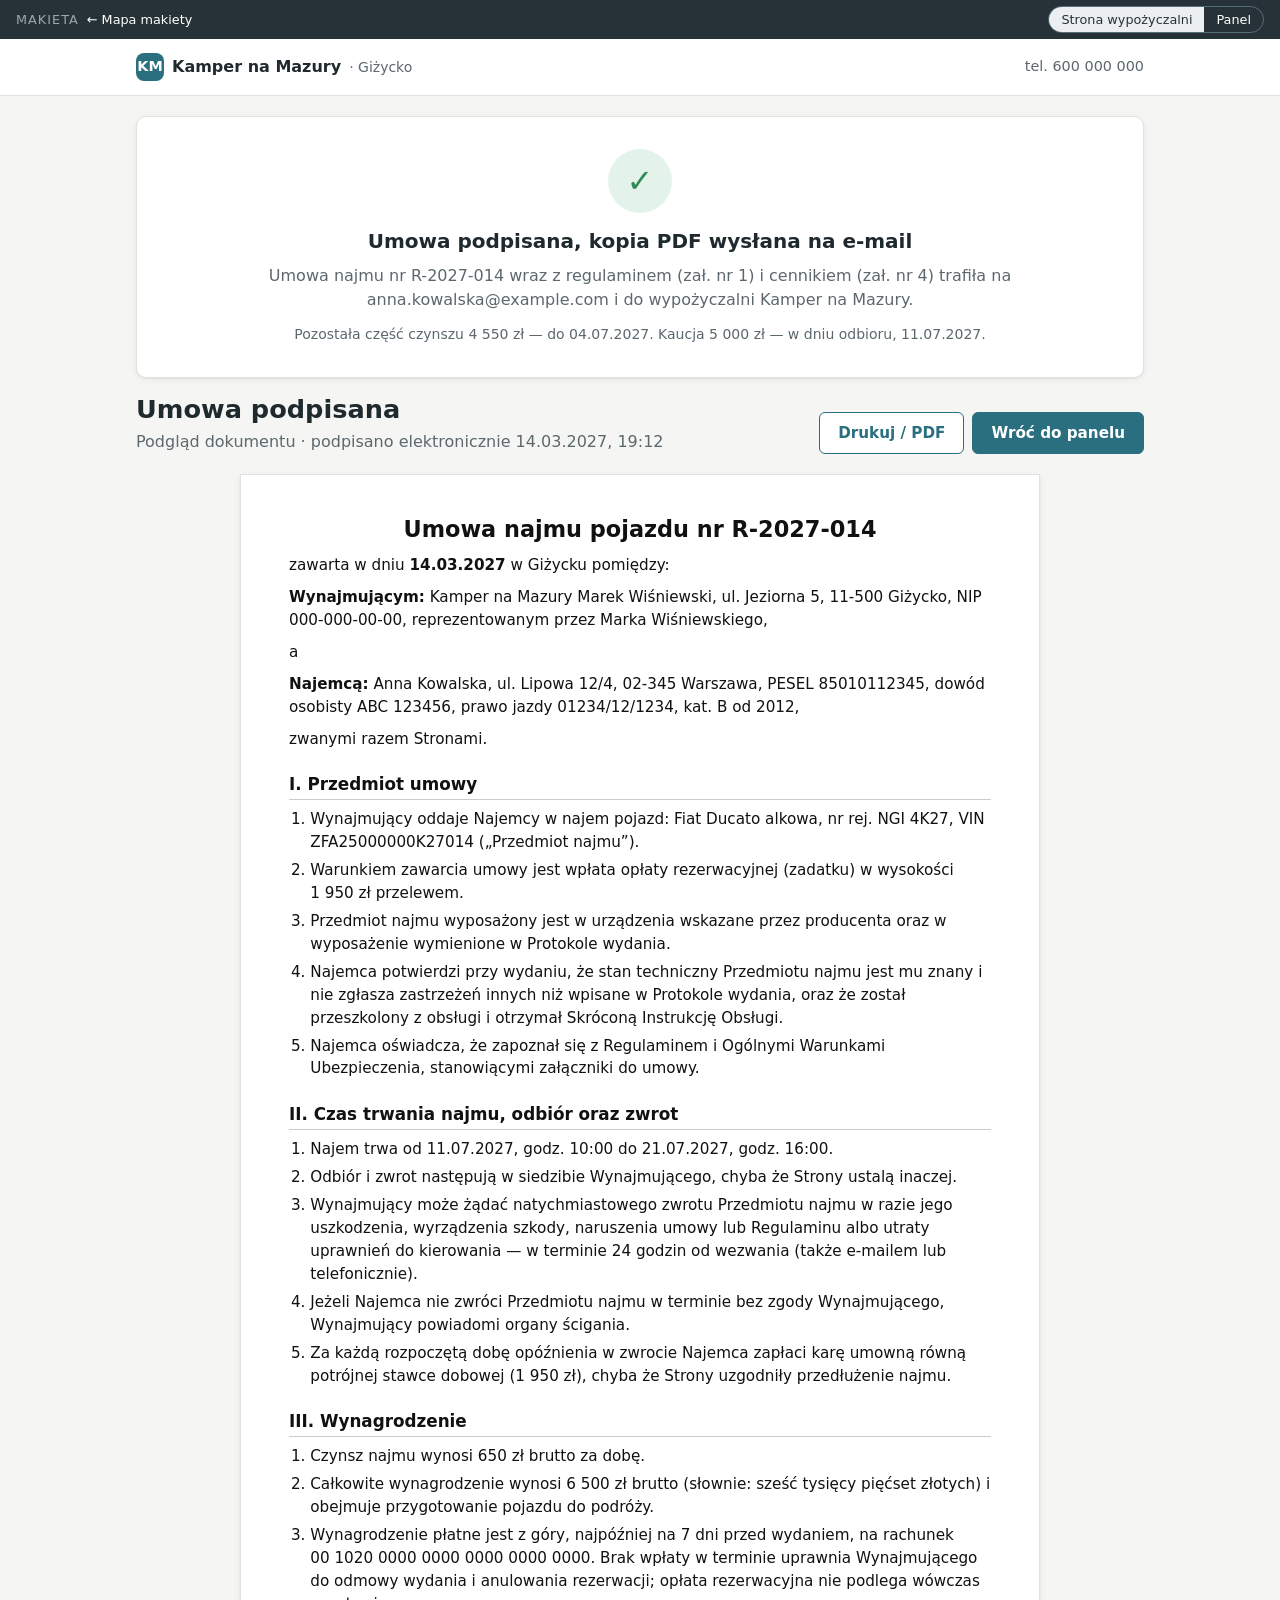
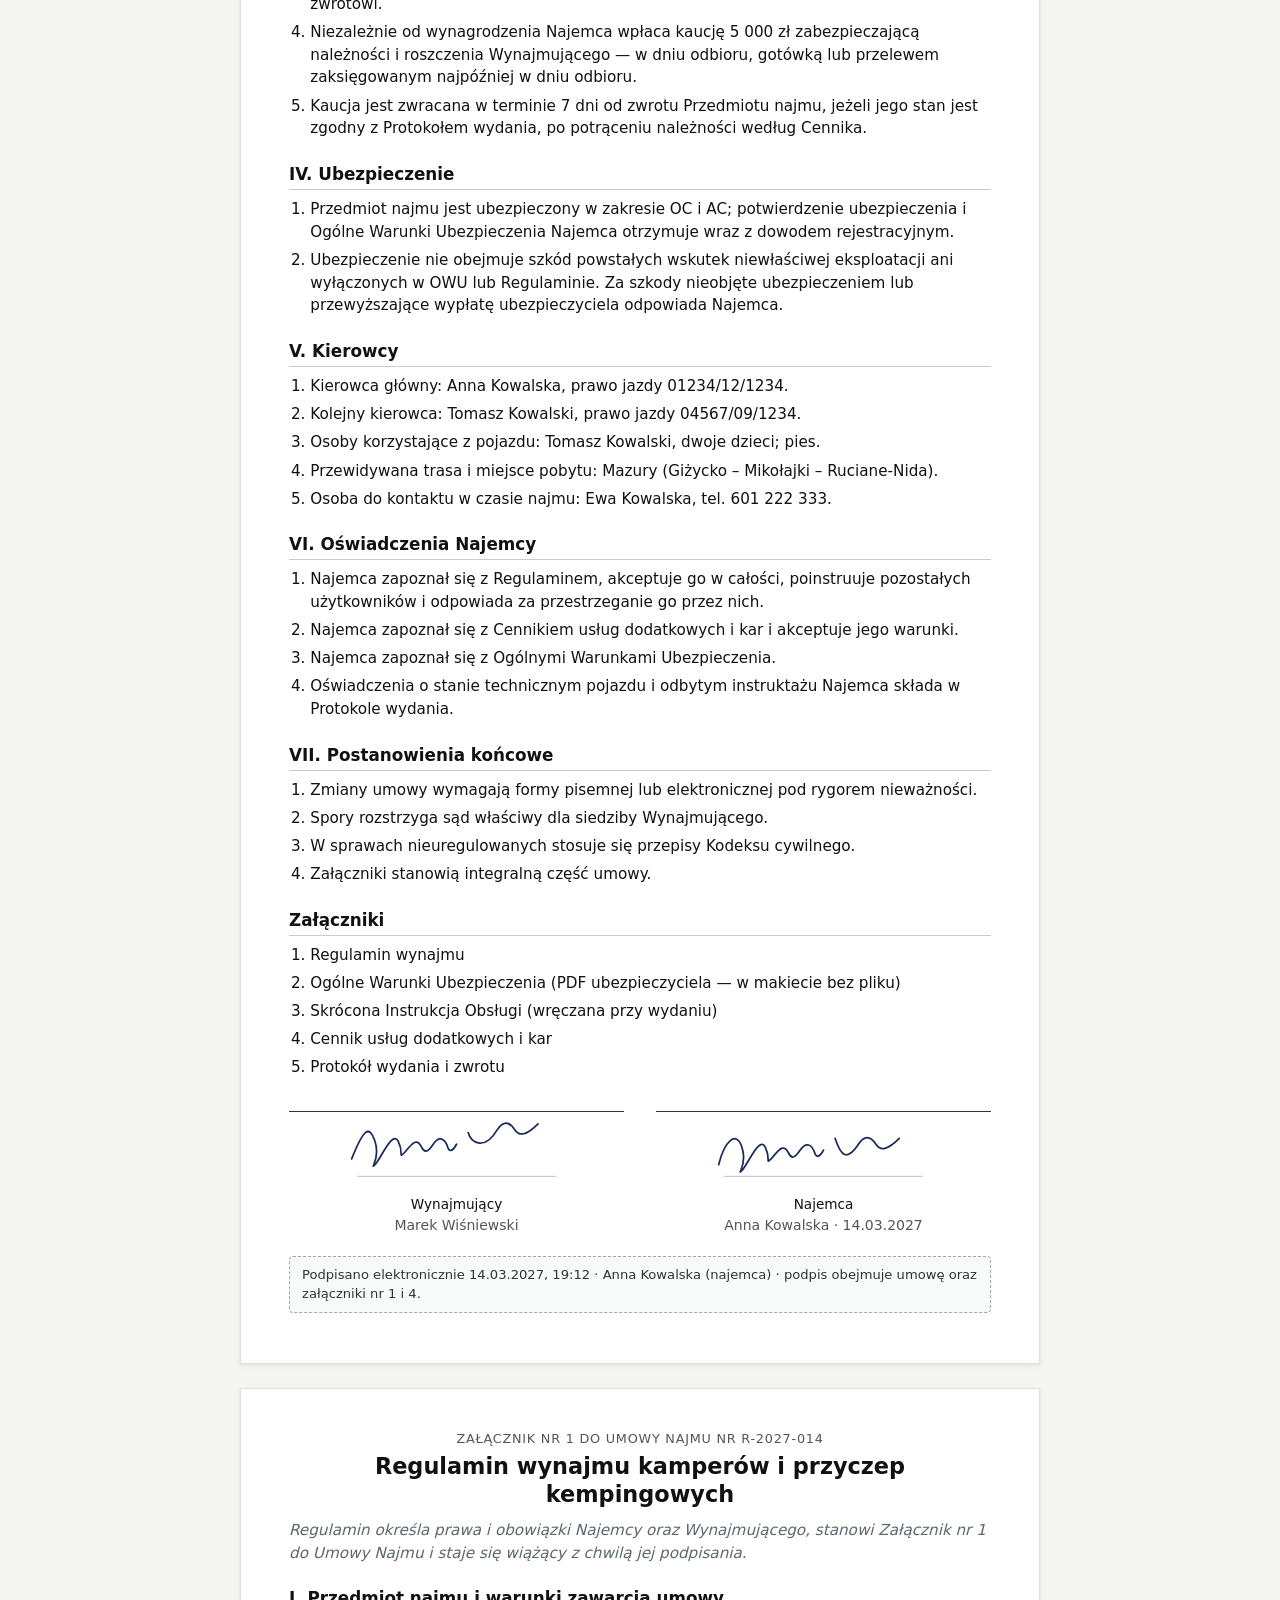
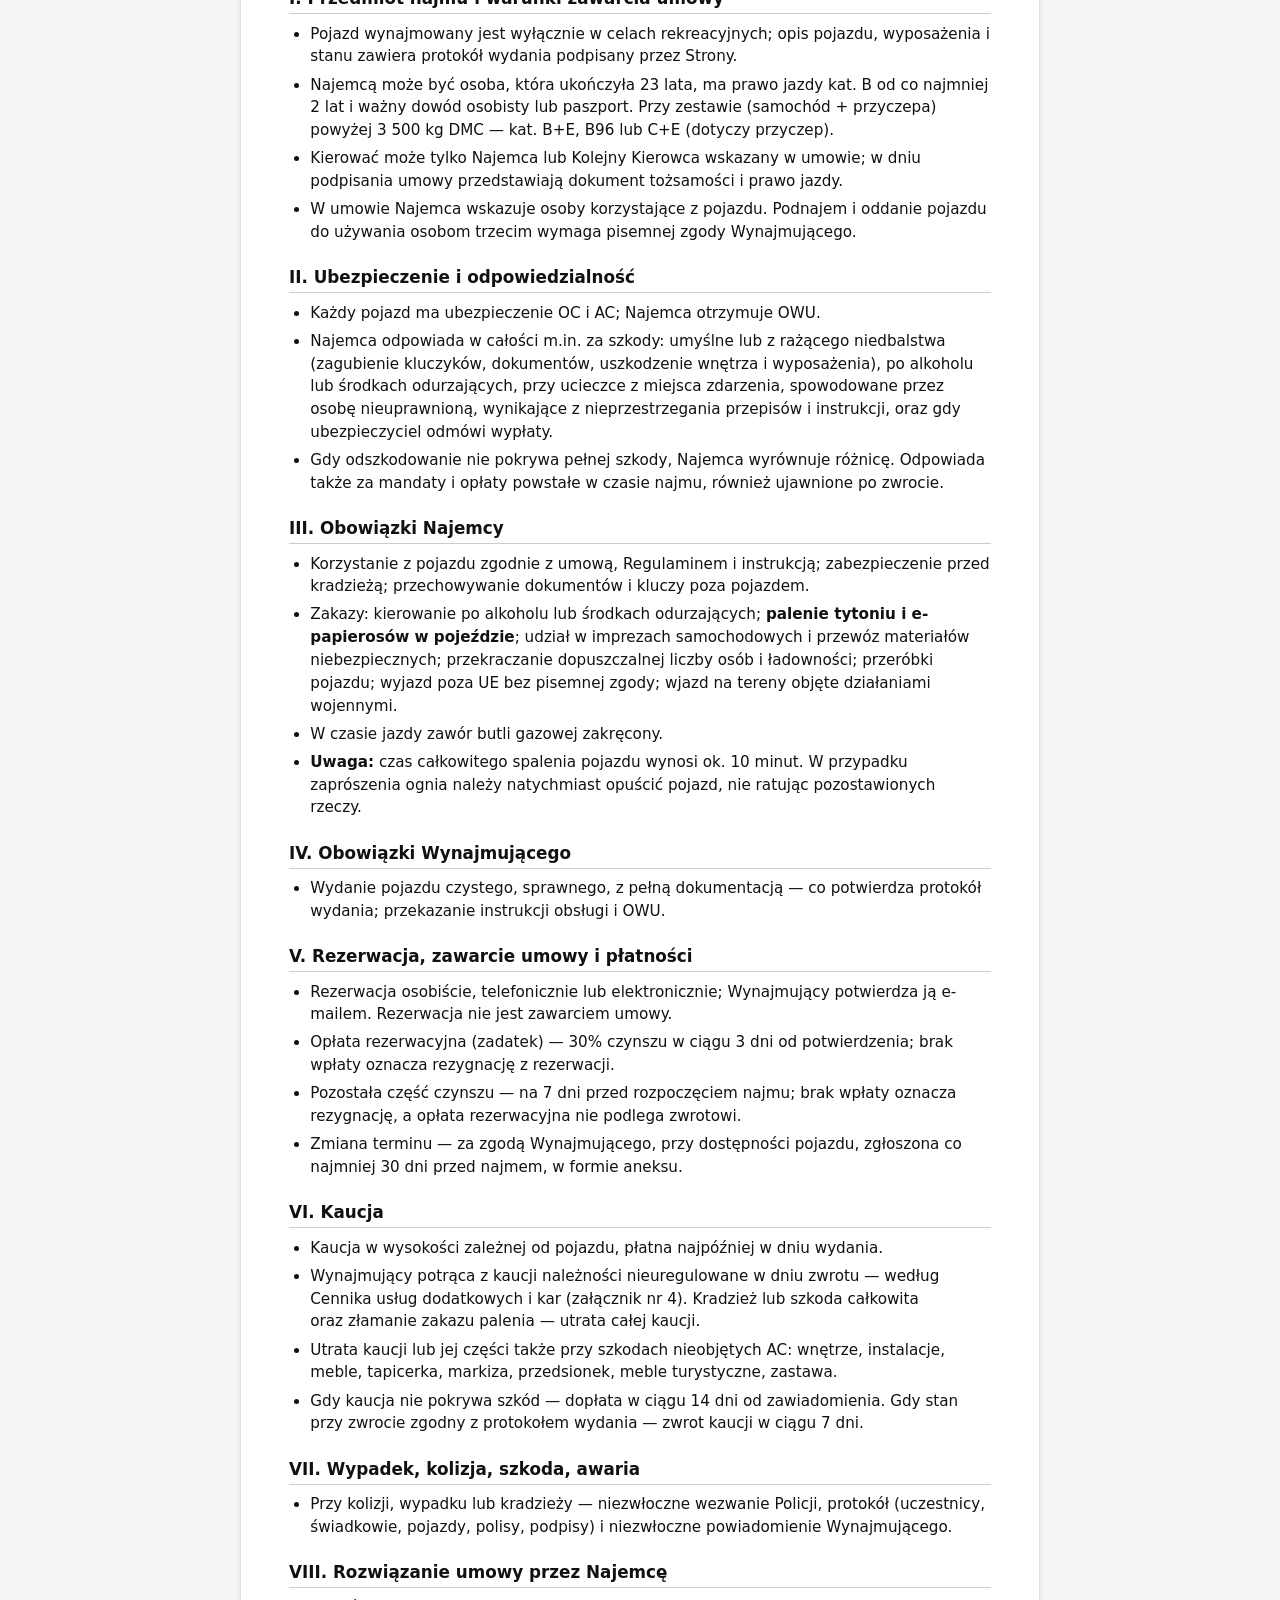
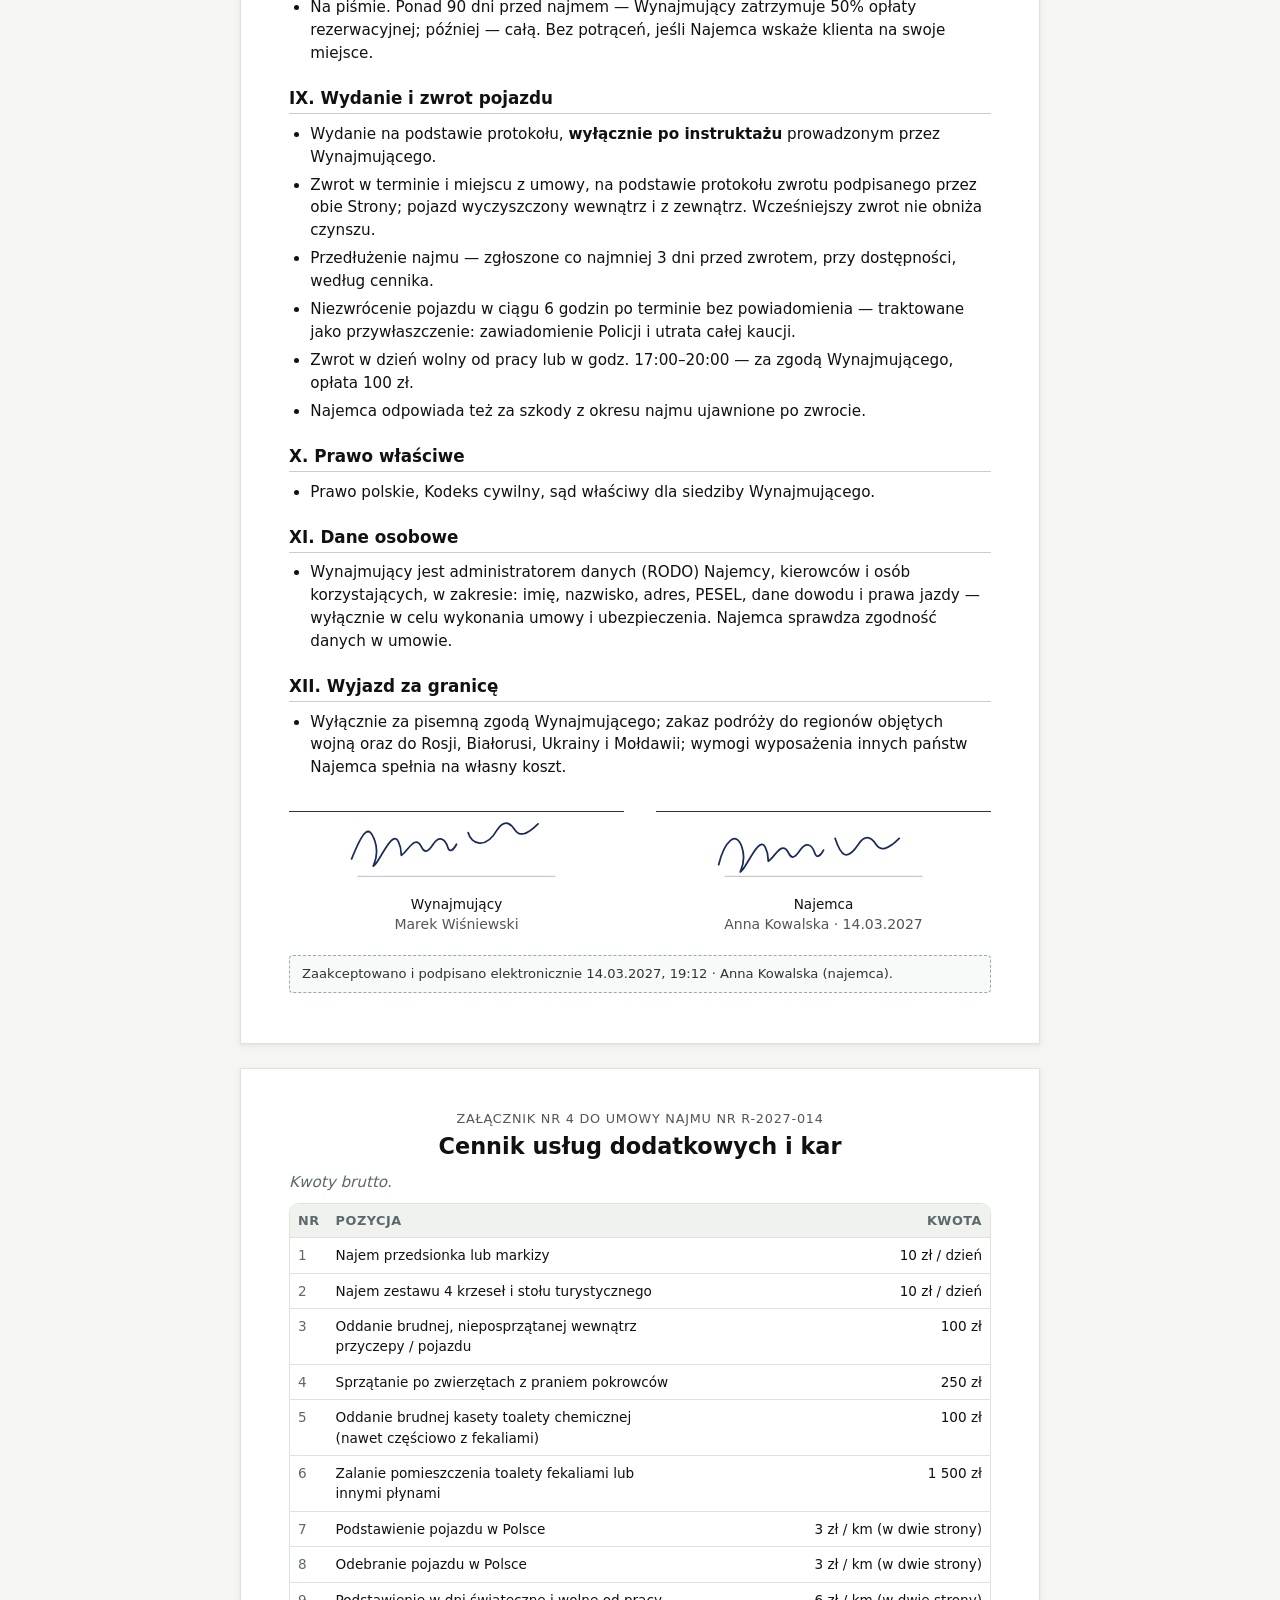
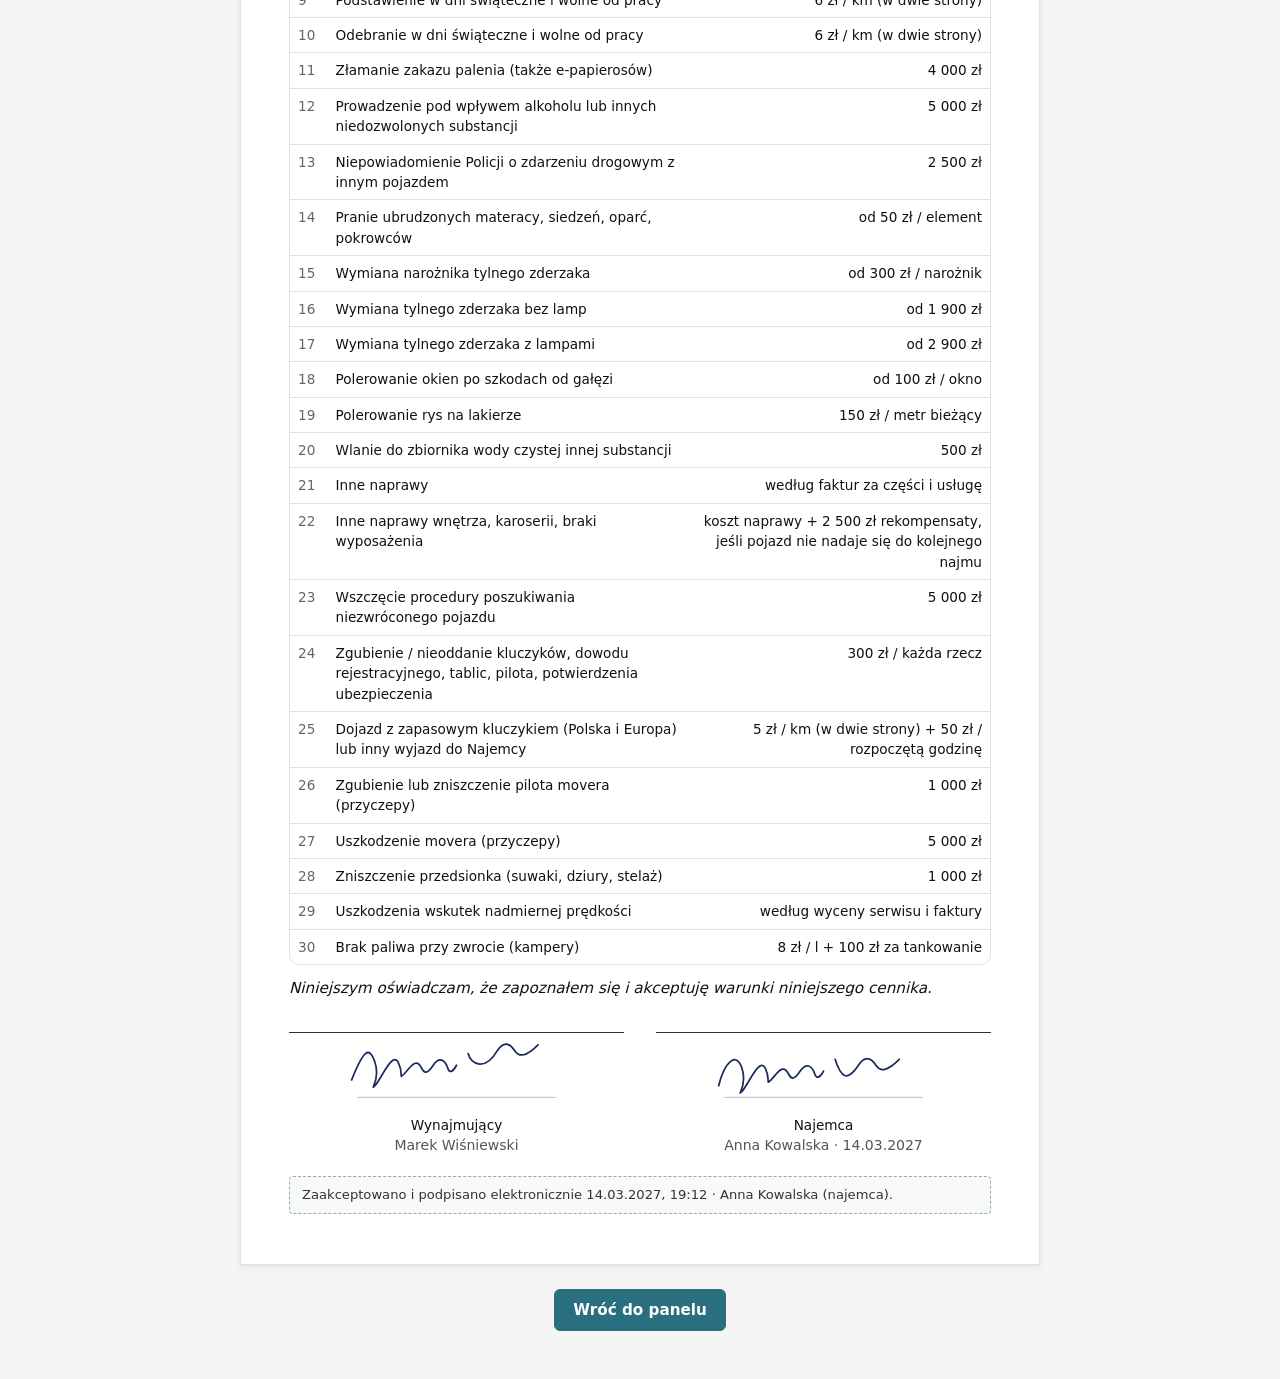
<file: umowa/umowa-podpisana.html>
<!doctype html>
<html lang="pl">
<head>
  <meta charset="utf-8">
  <meta name="viewport" content="width=device-width, initial-scale=1">
  <title>K2a · Umowa podpisana — CamperConnect</title>
  <link rel="icon" href="../assets/img/ikona.svg">
  <link rel="stylesheet" href="../assets/style.css">
  <link rel="stylesheet" href="umowa.css">
  <script src="../assets/app.js"></script>
</head>
<body class="uklad-klient">
  <header data-cc-naglowek="klient"></header>

  <main class="tresc">
    <div class="nie-drukuj stos">
      <div class="karta potwierdzenie">
        <div class="potwierdzenie-ikona">✓</div>
        <h2>Umowa podpisana, kopia PDF wysłana na e-mail</h2>
        <p class="drugi-plan">Umowa najmu nr R-2027-014 wraz z regulaminem (zał. nr 1) i cennikiem (zał. nr 4) trafiła na anna.kowalska@example.com i do wypożyczalni Kamper na Mazury.</p>
        <p class="drugi-plan maly">Pozostała część czynszu 4 550 zł — do 04.07.2027. Kaucja 5 000 zł — w dniu odbioru, 11.07.2027.</p>
      </div>

      <div class="naglowek-ekranu">
        <div>
          <h1>Umowa podpisana</h1>
          <p class="podtytul">Podgląd dokumentu · podpisano elektronicznie 14.03.2027, 19:12</p>
        </div>
        <div class="rzad">
          <button type="button" class="btn btn-drugi" data-cc-drukuj>Drukuj / PDF</button>
          <a class="btn btn-glowny" href="../panel/rezerwacja.html?stan=umowa-podpisana">Wróć do panelu</a>
        </div>
      </div>
    </div>

    <div class="dok-strony">
      <!-- Umowa -->
      <article class="dokument">
        <h1>Umowa najmu pojazdu nr R-2027-014</h1>
        <div data-dokument="umowa"></div>
        <div class="podpisy">
          <figure><img src="../assets/img/podpis-przyklad-2.svg" alt="Podpis wynajmującego">Wynajmujący<small>Marek Wiśniewski</small></figure>
          <figure><img data-podpis-najemcy src="../assets/img/podpis-przyklad.svg" alt="Podpis najemcy">Najemca<small>Anna Kowalska · 14.03.2027</small></figure>
        </div>
        <p class="dok-adnotacja">Podpisano elektronicznie 14.03.2027, 19:12 · Anna Kowalska (najemca) · podpis obejmuje umowę oraz załączniki nr 1 i 4.</p>
      </article>

      <!-- Załącznik nr 1 -->
      <article class="dokument">
        <p class="dok-zalacznik-znak">Załącznik nr 1 do umowy najmu nr R-2027-014</p>
        <h1>Regulamin wynajmu kamperów i przyczep kempingowych</h1>
        <div data-dokument="regulamin"></div>
        <div class="podpisy">
          <figure><img src="../assets/img/podpis-przyklad-2.svg" alt="Podpis wynajmującego">Wynajmujący<small>Marek Wiśniewski</small></figure>
          <figure><img data-podpis-najemcy src="../assets/img/podpis-przyklad.svg" alt="Podpis najemcy">Najemca<small>Anna Kowalska · 14.03.2027</small></figure>
        </div>
        <p class="dok-adnotacja">Zaakceptowano i podpisano elektronicznie 14.03.2027, 19:12 · Anna Kowalska (najemca).</p>
      </article>

      <!-- Załącznik nr 4 -->
      <article class="dokument">
        <p class="dok-zalacznik-znak">Załącznik nr 4 do umowy najmu nr R-2027-014</p>
        <h1>Cennik usług dodatkowych i kar</h1>
        <div data-dokument="cennik"></div>
        <div class="podpisy">
          <figure><img src="../assets/img/podpis-przyklad-2.svg" alt="Podpis wynajmującego">Wynajmujący<small>Marek Wiśniewski</small></figure>
          <figure><img data-podpis-najemcy src="../assets/img/podpis-przyklad.svg" alt="Podpis najemcy">Najemca<small>Anna Kowalska · 14.03.2027</small></figure>
        </div>
        <p class="dok-adnotacja">Zaakceptowano i podpisano elektronicznie 14.03.2027, 19:12 · Anna Kowalska (najemca).</p>
      </article>
    </div>

    <div class="rzad nie-drukuj" style="justify-content: center; margin-top: 24px;">
      <a class="btn btn-glowny" href="../panel/rezerwacja.html?stan=umowa-podpisana">Wróć do panelu</a>
    </div>
  </main>

  <script src="dokumenty.js"></script>
  <script>
    CC.gotowe(function () {
      // Podpis złożony w K2 (jeśli jest) zamiast przykładowego.
      var p = CC.odczytaj('cc-umowa-podpis');
      if (p) document.querySelectorAll('[data-podpis-najemcy]').forEach(function (img) { img.src = p; });
    });
  </script>
</body>
</html>
</file>
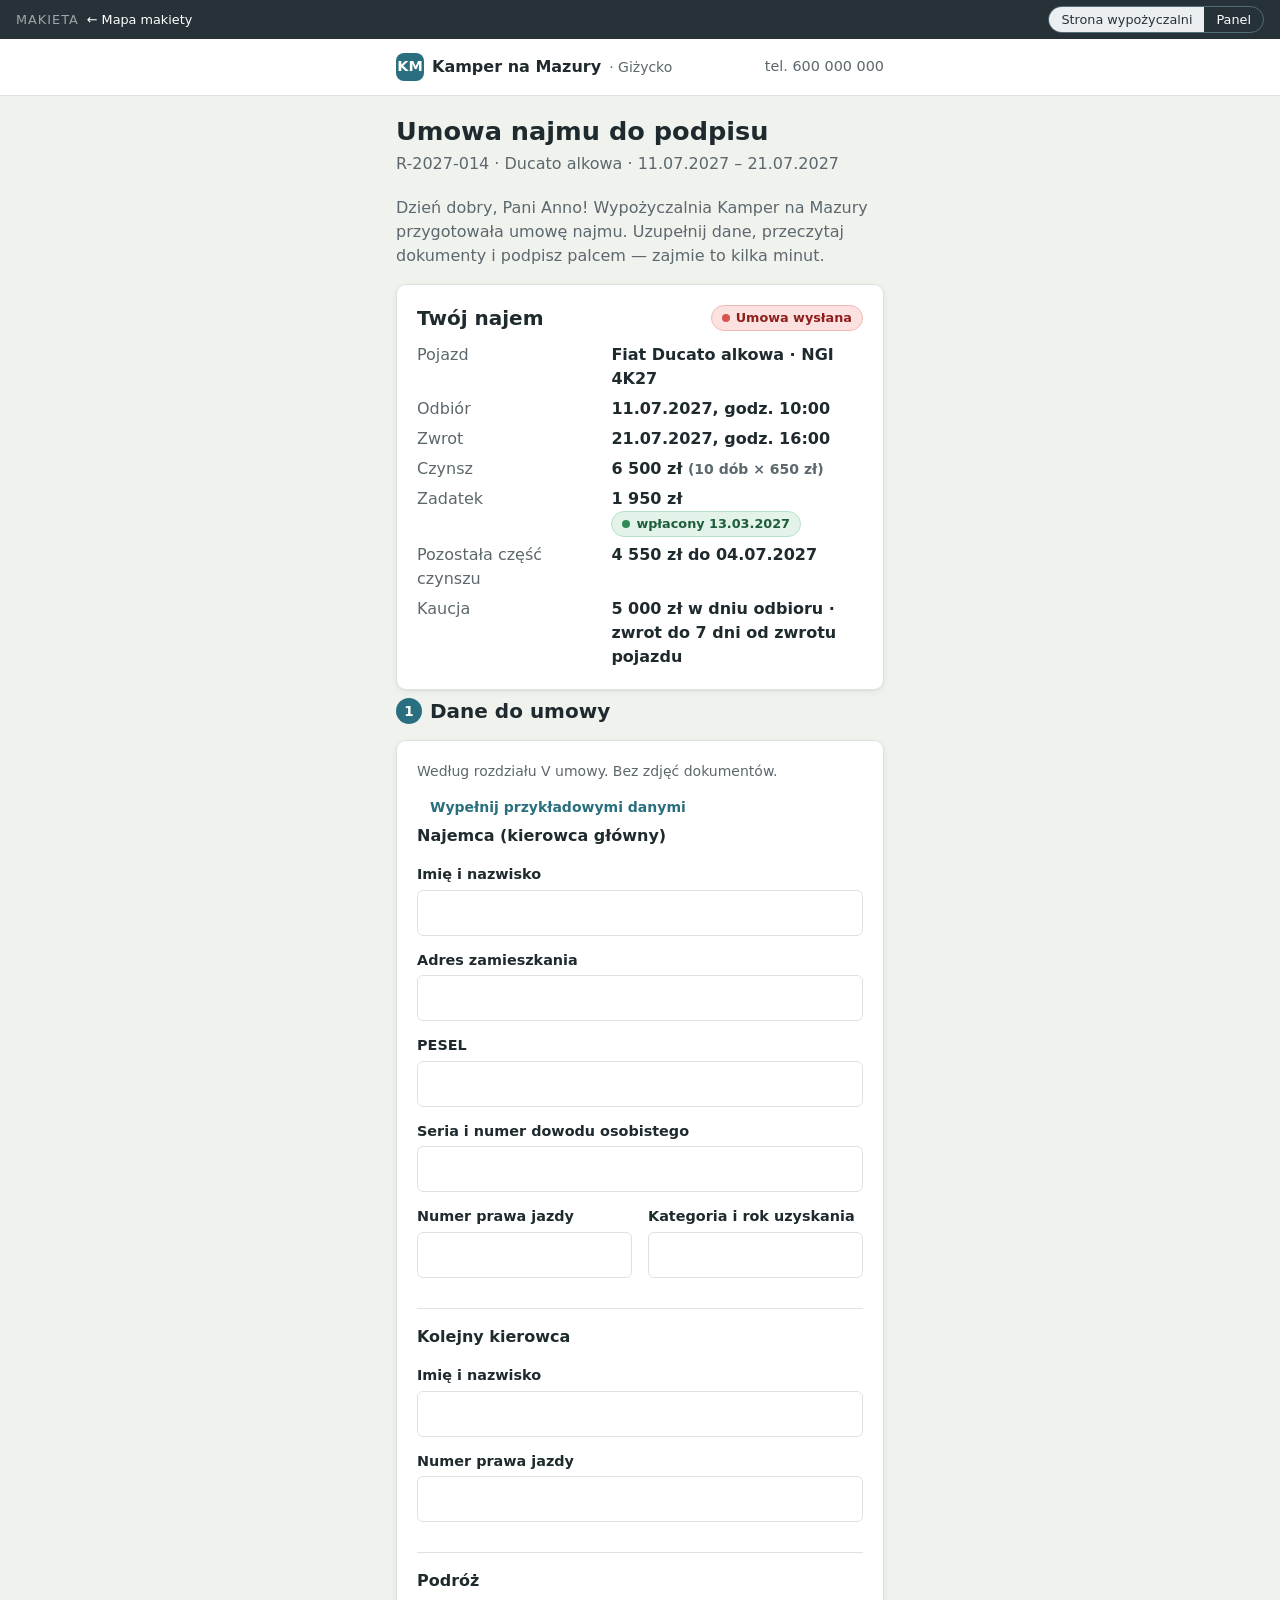
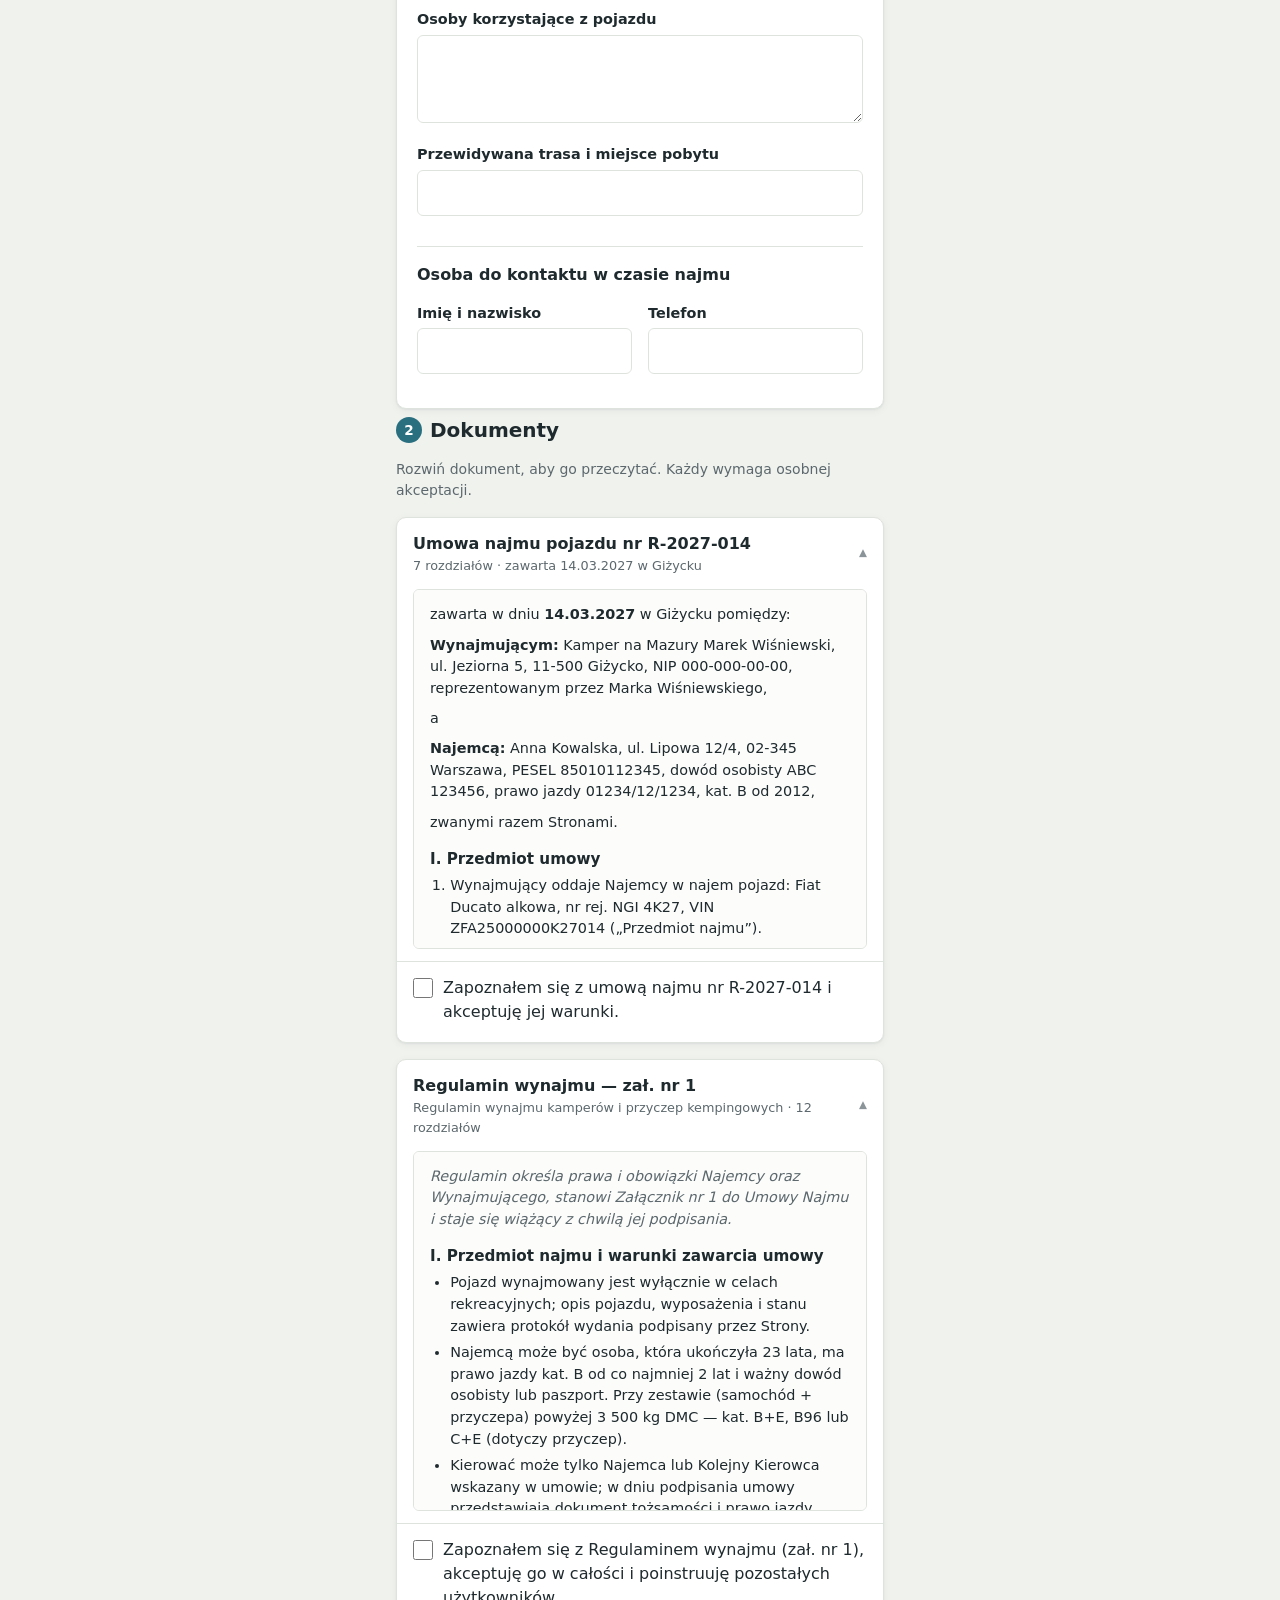
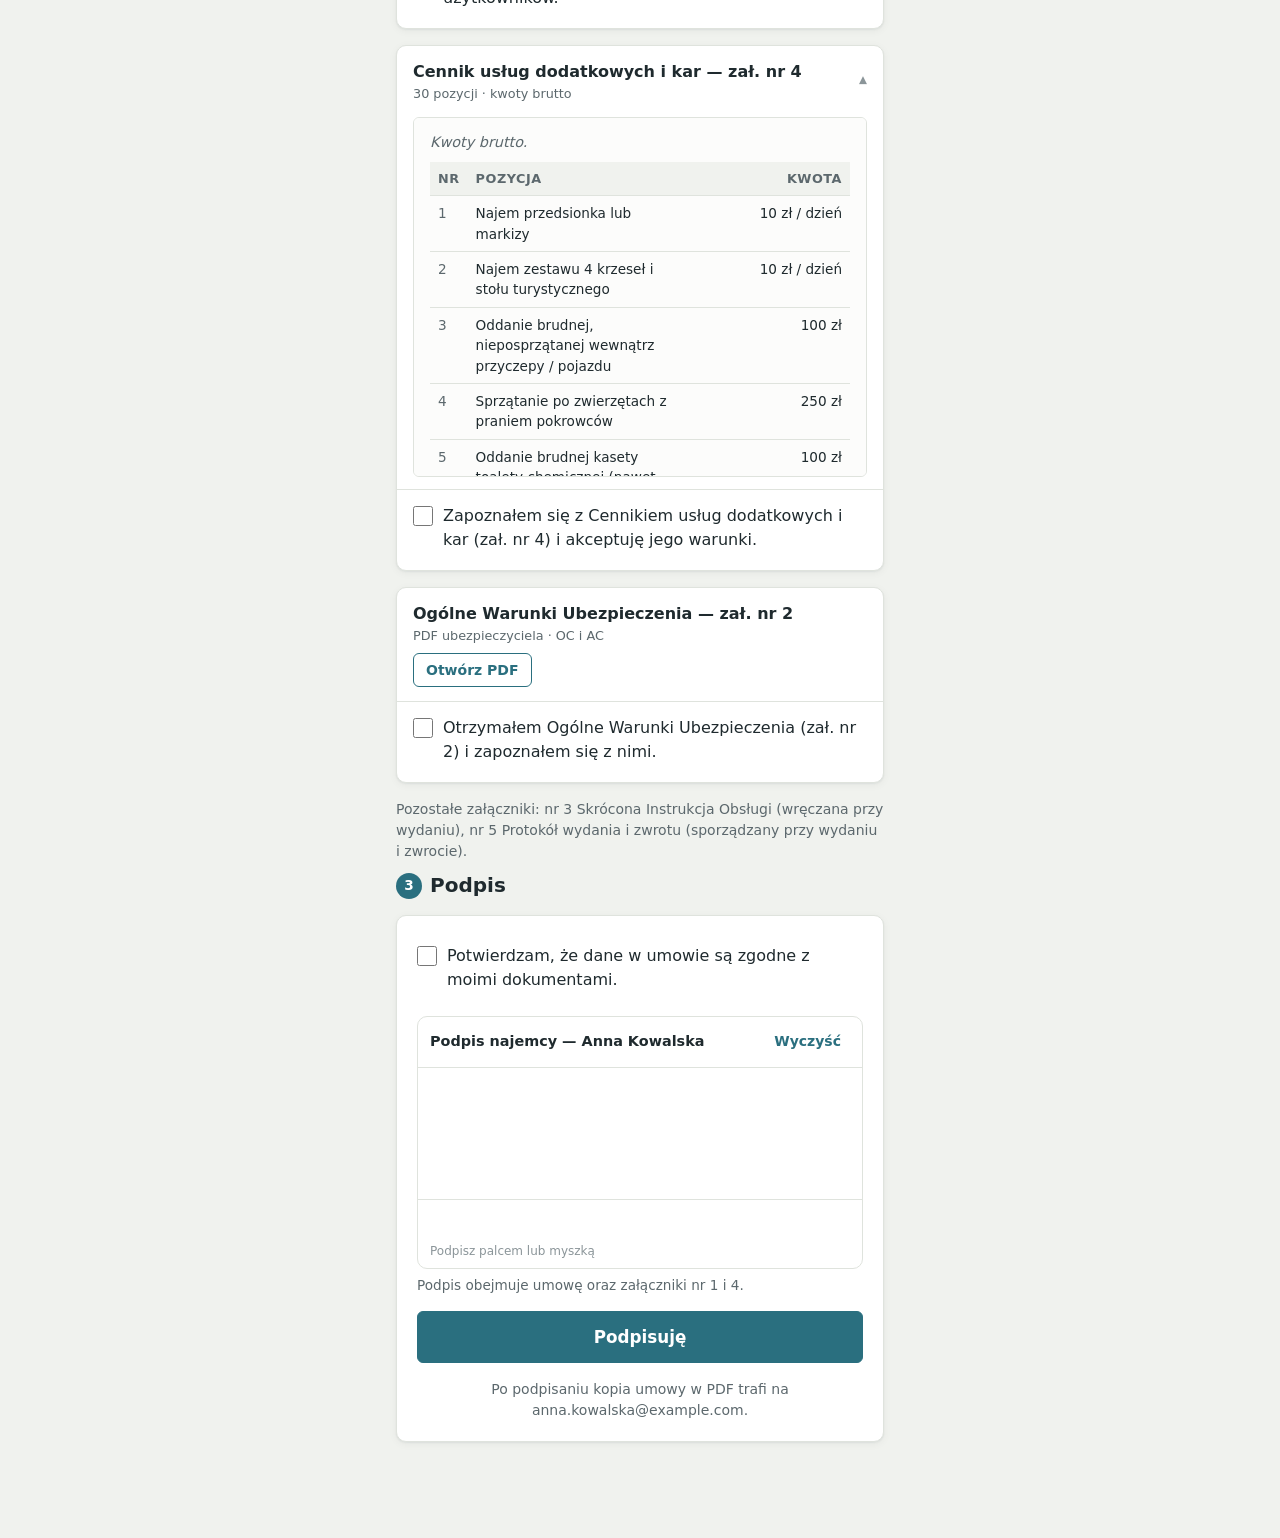
<file: umowa/umowa.html>
<!doctype html>
<html lang="pl">
<head>
  <meta charset="utf-8">
  <meta name="viewport" content="width=device-width, initial-scale=1">
  <title>K2 · Umowa najmu do podpisu — CamperConnect</title>
  <link rel="icon" href="../assets/img/ikona.svg">
  <link rel="stylesheet" href="../assets/style.css">
  <link rel="stylesheet" href="umowa.css">
  <script src="../assets/app.js"></script>
</head>
<body class="uklad-mobile">
  <header data-cc-naglowek="klient"></header>

  <main class="tresc">
    <div class="naglowek-ekranu">
      <div>
        <h1>Umowa najmu do podpisu</h1>
        <p class="podtytul">R-2027-014 · Ducato alkowa · 11.07.2027 – 21.07.2027</p>
      </div>
    </div>

    <form id="umowa" class="stos" data-cc-przejdz="umowa-podpisana.html" data-cc-toast="Umowa podpisana — wysyłamy kopię PDF">

      <p class="drugi-plan">Dzień dobry, Pani Anno! Wypożyczalnia Kamper na Mazury przygotowała umowę najmu. Uzupełnij dane, przeczytaj dokumenty i podpisz palcem — zajmie to kilka minut.</p>

      <!-- Podsumowanie najmu -->
      <section class="karta">
        <div class="karta-naglowek"><h2>Twój najem</h2><span data-cc-znaczek="umowa-wyslana"></span></div>
        <dl class="dane dok-podsumowanie">
          <dt>Pojazd</dt><dd>Fiat Ducato alkowa · NGI 4K27</dd>
          <dt>Odbiór</dt><dd>11.07.2027, godz. 10:00</dd>
          <dt>Zwrot</dt><dd>21.07.2027, godz. 16:00</dd>
          <dt>Czynsz</dt><dd><span class="kwota">6 500 zł</span> <span class="drugi-plan maly">(10 dób × 650 zł)</span></dd>
          <dt>Zadatek</dt><dd><span class="kwota">1 950 zł</span> <span class="znaczek znaczek-ok">wpłacony 13.03.2027</span></dd>
          <dt>Pozostała część czynszu</dt><dd><span class="kwota">4 550 zł</span> do 04.07.2027</dd>
          <dt>Kaucja</dt><dd><span class="kwota">5 000 zł</span> w dniu odbioru · zwrot do 7 dni od zwrotu pojazdu</dd>
        </dl>
      </section>

      <!-- 1. Dane do umowy (rozdział V) -->
      <div class="dok-krok-naglowek"><span class="dok-krok">1</span><h2>Dane do umowy</h2></div>
      <section class="karta stos" id="dane">
        <div class="rzad-rozsuniety">
          <span class="drugi-plan maly">Według rozdziału V umowy. Bez zdjęć dokumentów.</span>
          <button type="button" class="btn btn-tekst btn-maly" data-cc-wypelnij="#dane">Wypełnij przykładowymi danymi</button>
        </div>

        <fieldset class="dok-grupa stos-maly">
          <legend>Najemca (kierowca główny)</legend>
          <label class="pole"><span>Imię i nazwisko</span>
            <input type="text" name="najemca" required autocomplete="name" data-przyklad="Anna Kowalska"></label>
          <label class="pole"><span>Adres zamieszkania</span>
            <input type="text" name="adres" required autocomplete="street-address" data-przyklad="ul. Lipowa 12/4, 02-345 Warszawa"></label>
          <label class="pole"><span>PESEL</span>
            <input type="text" name="pesel" required inputmode="numeric" maxlength="11" data-przyklad="85010112345"></label>
          <label class="pole"><span>Seria i numer dowodu osobistego</span>
            <input type="text" name="dowod" required data-przyklad="ABC 123456"></label>
          <div class="siatka-2">
            <label class="pole"><span>Numer prawa jazdy</span>
              <input type="text" name="prawo-jazdy" required data-przyklad="01234/12/1234"></label>
            <label class="pole"><span>Kategoria i rok uzyskania</span>
              <input type="text" name="kategoria" required data-przyklad="kat. B od 2012"></label>
          </div>
        </fieldset>

        <hr>
        <fieldset class="dok-grupa stos-maly">
          <legend>Kolejny kierowca</legend>
          <label class="pole"><span>Imię i nazwisko</span>
            <input type="text" name="kierowca" data-przyklad="Tomasz Kowalski"></label>
          <label class="pole"><span>Numer prawa jazdy</span>
            <input type="text" name="kierowca-prawo-jazdy" data-przyklad="04567/09/1234"></label>
        </fieldset>

        <hr>
        <fieldset class="dok-grupa stos-maly">
          <legend>Podróż</legend>
          <label class="pole"><span>Osoby korzystające z pojazdu</span>
            <textarea name="osoby" rows="2" data-przyklad="Tomasz Kowalski, dwoje dzieci (8 i 5 lat); pies (zgoda wypożyczalni)"></textarea></label>
          <label class="pole"><span>Przewidywana trasa i miejsce pobytu</span>
            <input type="text" name="trasa" required data-przyklad="Mazury: Giżycko – Mikołajki – Ruciane-Nida; bez wyjazdu za granicę"></label>
        </fieldset>

        <hr>
        <fieldset class="dok-grupa stos-maly">
          <legend>Osoba do kontaktu w czasie najmu</legend>
          <div class="siatka-2">
            <label class="pole"><span>Imię i nazwisko</span>
              <input type="text" name="kontakt" required data-przyklad="Ewa Kowalska"></label>
            <label class="pole"><span>Telefon</span>
              <input type="tel" name="kontakt-telefon" required data-przyklad="601 222 333"></label>
          </div>
        </fieldset>
      </section>

      <!-- 2. Dokumenty -->
      <div class="dok-krok-naglowek"><span class="dok-krok">2</span><h2>Dokumenty</h2></div>
      <p class="drugi-plan maly">Rozwiń dokument, aby go przeczytać. Każdy wymaga osobnej akceptacji.</p>

      <section class="dok-sekcja">
        <details data-rozwin>
          <summary><span><span class="dok-tytul">Umowa najmu pojazdu nr R-2027-014</span><span class="dok-opis">7 rozdziałów · zawarta 14.03.2027 w Giżycku</span></span></summary>
          <div class="tresc-przewijana"><div data-dokument="umowa"></div></div>
        </details>
        <div class="dok-akceptacja">
          <label class="pole-wyboru"><input type="checkbox" name="akc-umowa" required>
            <span>Zapoznałem się z umową najmu nr R-2027-014 i akceptuję jej warunki.</span></label>
        </div>
      </section>

      <section class="dok-sekcja">
        <details data-rozwin>
          <summary><span><span class="dok-tytul">Regulamin wynajmu — zał. nr 1</span><span class="dok-opis">Regulamin wynajmu kamperów i przyczep kempingowych · 12 rozdziałów</span></span></summary>
          <div class="tresc-przewijana"><div data-dokument="regulamin"></div></div>
        </details>
        <div class="dok-akceptacja">
          <label class="pole-wyboru"><input type="checkbox" name="akc-regulamin" required>
            <span>Zapoznałem się z Regulaminem wynajmu (zał. nr 1), akceptuję go w całości i poinstruuję pozostałych użytkowników.</span></label>
        </div>
      </section>

      <section class="dok-sekcja">
        <details data-rozwin>
          <summary><span><span class="dok-tytul">Cennik usług dodatkowych i kar — zał. nr 4</span><span class="dok-opis">30 pozycji · kwoty brutto</span></span></summary>
          <div class="tresc-przewijana"><div data-dokument="cennik"></div></div>
        </details>
        <div class="dok-akceptacja">
          <label class="pole-wyboru"><input type="checkbox" name="akc-cennik" required>
            <span>Zapoznałem się z Cennikiem usług dodatkowych i kar (zał. nr 4) i akceptuję jego warunki.</span></label>
        </div>
      </section>

      <section class="dok-sekcja">
        <div class="rzad-rozsuniety dok-owu">
          <span><span class="dok-tytul">Ogólne Warunki Ubezpieczenia — zał. nr 2</span><span class="dok-opis">PDF ubezpieczyciela · OC i AC</span></span>
          <button type="button" class="btn btn-drugi btn-maly" data-cc-toast="W makiecie bez pliku">Otwórz PDF</button>
        </div>
        <div class="dok-akceptacja dok-akceptacja-bez-odstepu">
          <label class="pole-wyboru"><input type="checkbox" name="akc-owu" required>
            <span>Otrzymałem Ogólne Warunki Ubezpieczenia (zał. nr 2) i zapoznałem się z nimi.</span></label>
        </div>
      </section>

      <p class="drugi-plan maly">Pozostałe załączniki: nr 3 Skrócona Instrukcja Obsługi (wręczana przy wydaniu), nr 5 Protokół wydania i zwrotu (sporządzany przy wydaniu i zwrocie).</p>

      <!-- 3. Podpis -->
      <div class="dok-krok-naglowek"><span class="dok-krok">3</span><h2>Podpis</h2></div>
      <section class="karta stos">
        <label class="pole-wyboru"><input type="checkbox" name="akc-dane" required>
          <span>Potwierdzam, że dane w umowie są zgodne z moimi dokumentami.</span></label>
        <div>
          <div data-cc-podpis="najemca" data-etykieta="Podpis najemcy — Anna Kowalska"></div>
          <p class="dok-podpis-pomoc">Podpis obejmuje umowę oraz załączniki nr 1 i 4.</p>
        </div>
        <div class="komunikat komunikat-blad" id="brak-podpisu" hidden>Złóż podpis w polu powyżej.</div>
        <button class="btn btn-glowny btn-duzy btn-blok">Podpisuję</button>
        <p class="drugi-plan maly wysrodkowany">Po podpisaniu kopia umowy w PDF trafi na anna.kowalska@example.com.</p>
      </section>
    </form>
  </main>

  <script src="dokumenty.js"></script>
  <script>
    CC.gotowe(function () {
      // Na szerszym ekranie dokumenty od razu rozwinięte; na telefonie zwinięte.
      if (window.matchMedia('(min-width: 760px)').matches) {
        document.querySelectorAll('details[data-rozwin]').forEach(function (d) { d.open = true; });
      }

      var form = document.getElementById('umowa'), brak = document.getElementById('brak-podpisu');
      document.querySelector('[data-cc-podpis="najemca"]').addEventListener('cc:podpis', function (ev) {
        if (!ev.detail.pusty) brak.hidden = true;
      });
      // Bez podpisu nie przechodzimy dalej; z podpisem — zapis do localStorage dla K2a.
      form.addEventListener('submit', function (ev) {
        var p = CC.podpis('najemca');
        if (!p || p.pusty()) {
          ev.preventDefault();
          ev.stopPropagation();
          brak.hidden = false;
          brak.scrollIntoView({ behavior: 'smooth', block: 'center' });
          CC.toast('Brakuje podpisu');
          return;
        }
        CC.zapisz('cc-umowa-podpis', p.obraz());
      });
    });
  </script>
</body>
</html>
</file>
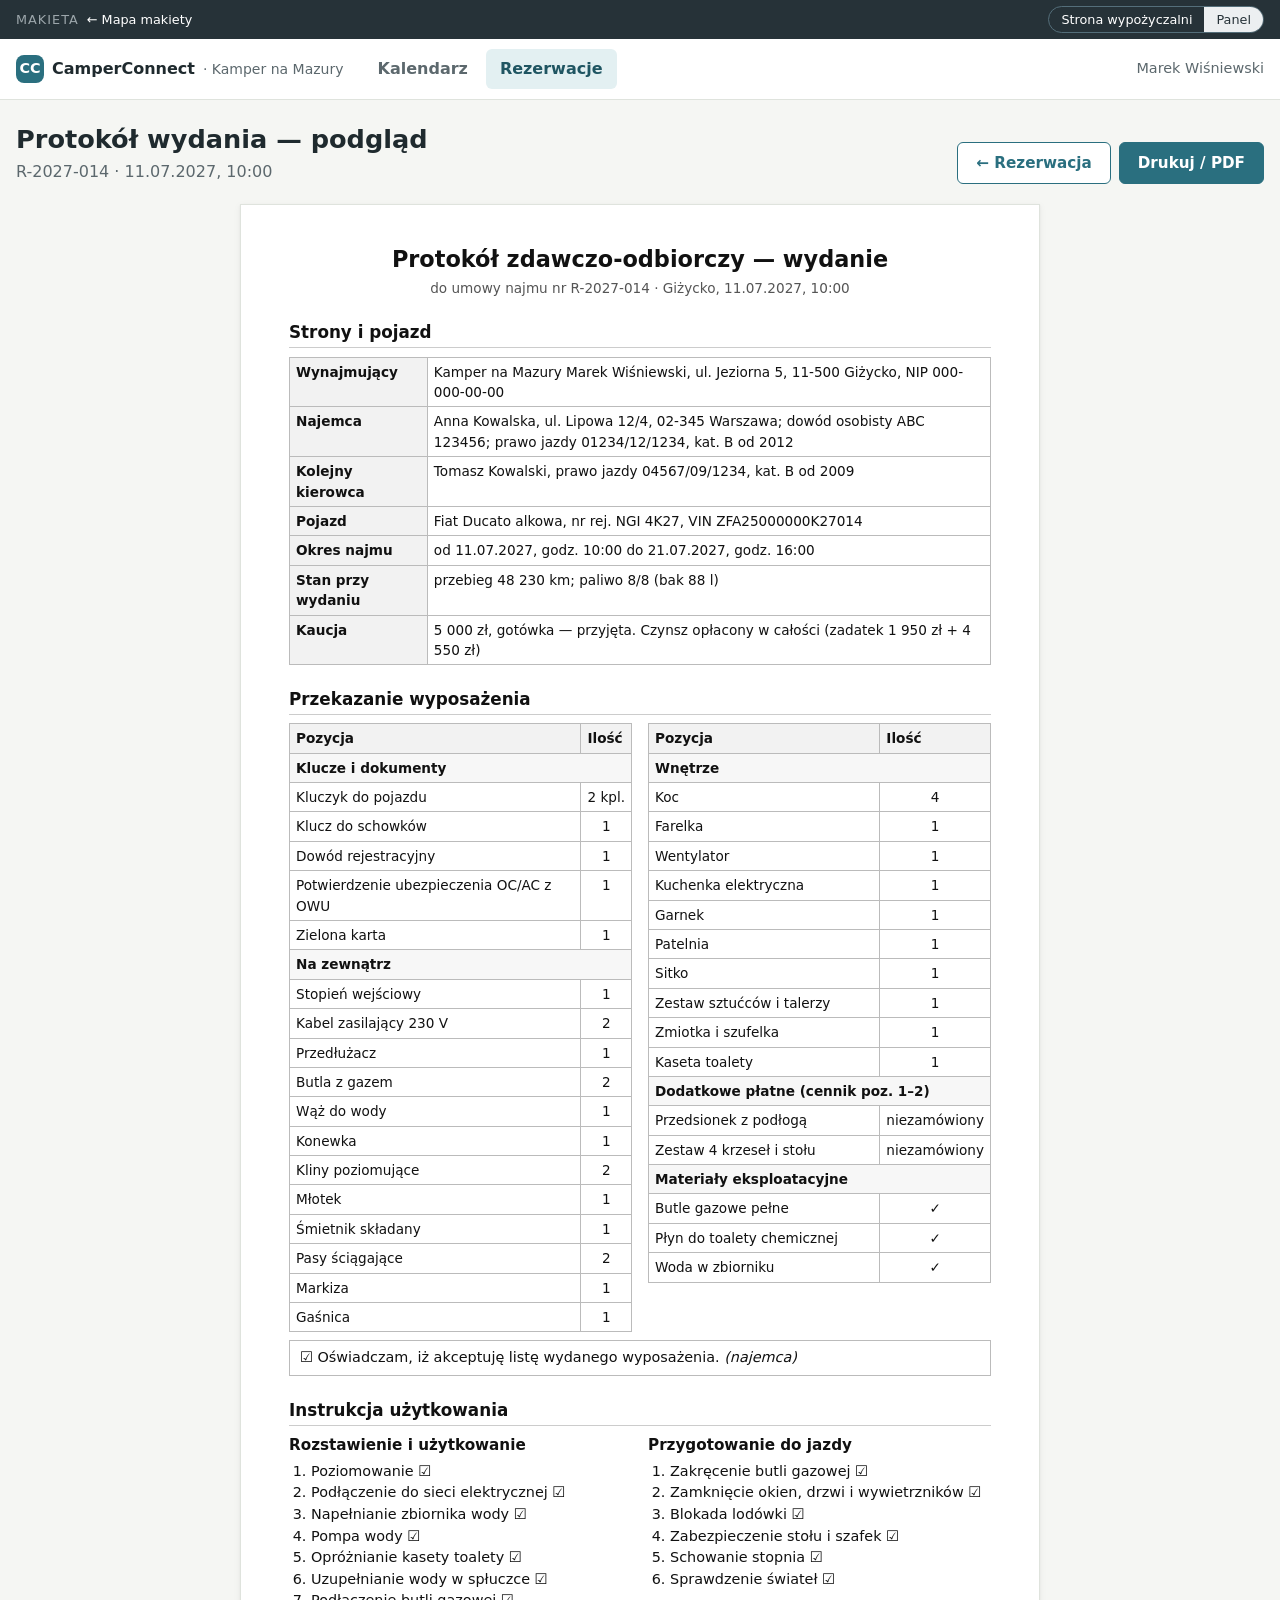
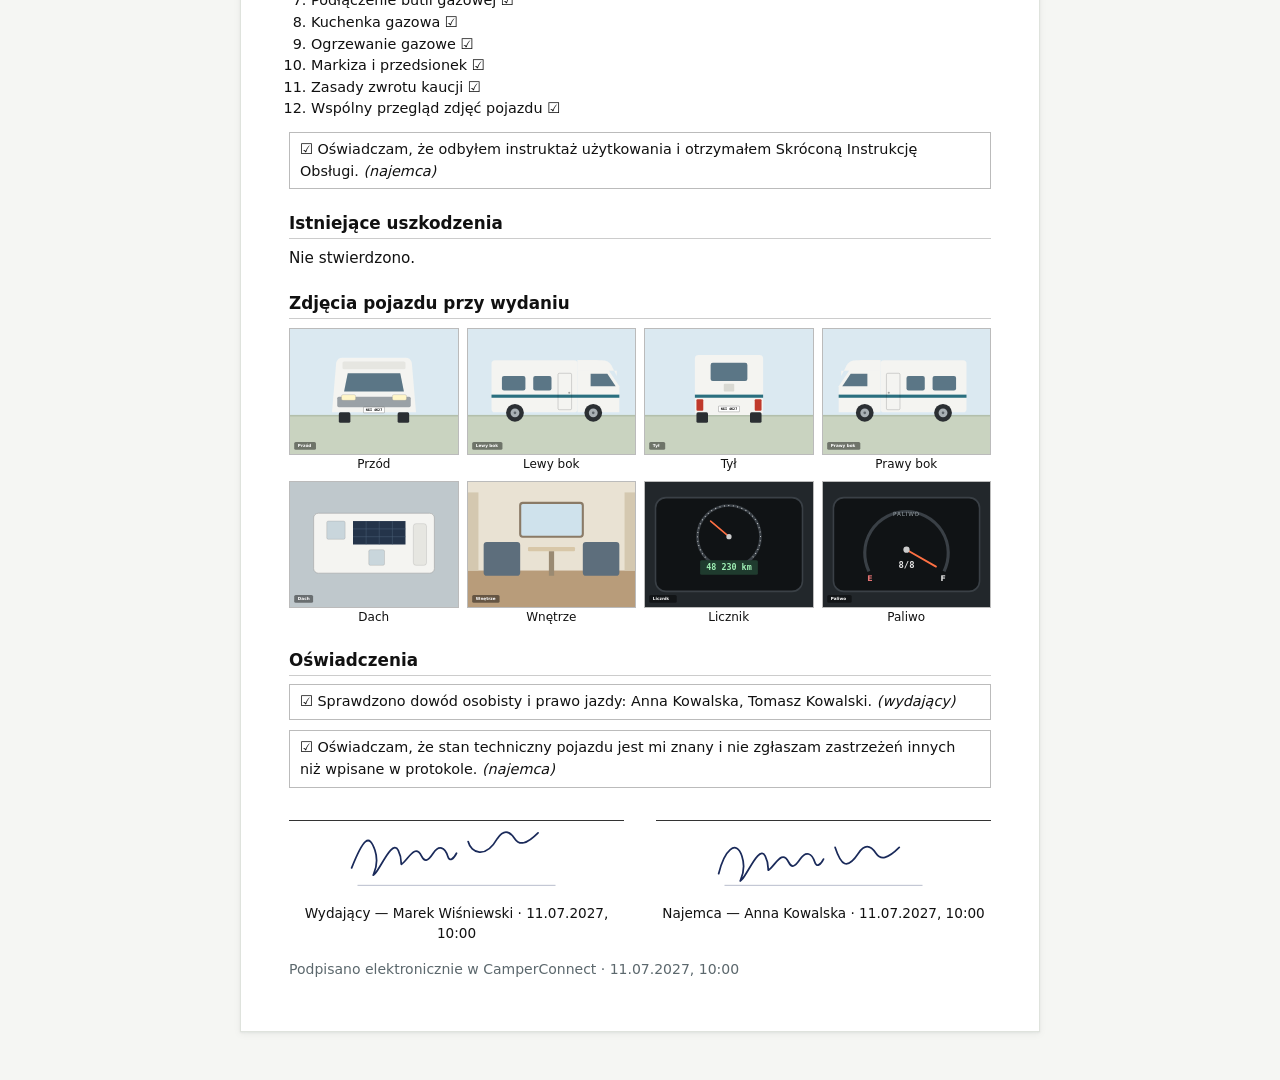
<file: wydanie/podglad.html>
<!doctype html>
<html lang="pl">
<head>
  <meta charset="utf-8">
  <meta name="viewport" content="width=device-width, initial-scale=1">
  <title>M1a · Protokół wydania — podgląd — CamperConnect</title>
  <link rel="icon" href="../assets/img/ikona.svg">
  <link rel="stylesheet" href="../assets/style.css">
  <script src="../assets/app.js"></script>
  <script src="dane.js"></script>
  <style>
    .dokument .metryka { text-align: center; font-size: .85rem; color: #555; margin-top: -6px; }
    .dokument table { width: 100%; border-collapse: collapse; font-size: .85rem; }
    .dokument th, .dokument td { border: 1px solid #bbb; padding: 4px 6px; text-align: left; vertical-align: top; }
    .dokument th { background: #f2f2f2; }
    .dokument td.il { text-align: center; white-space: nowrap; width: 1%; }
    .dokument tr.grupa td { background: #f7f7f7; font-weight: 600; }
    .dwie-kolumny { display: grid; grid-template-columns: 1fr 1fr; gap: 16px; align-items: start; }
    .dokument .osw { border: 1px solid #bbb; padding: 6px 10px; margin-top: 8px; font-size: .9rem; }
    .dokument ol { margin: 4px 0; padding-left: 22px; font-size: .9rem; }
    .dokument .fotki { display: grid; grid-template-columns: repeat(4, 1fr); gap: 8px; }
    .dokument .fotki figure { margin: 0; font-size: .75rem; text-align: center; }
    .dokument .fotki img { width: 100%; aspect-ratio: 4 / 3; object-fit: cover; border: 1px solid #bbb; }
    @media (max-width: 600px) { .dwie-kolumny { grid-template-columns: 1fr; } .dokument .fotki { grid-template-columns: repeat(2, 1fr); } }
    @media print { .dokument h2 { break-after: avoid; } .dokument .fotki, .dokument .podpisy { break-inside: avoid; } }
  </style>
</head>
<body class="uklad-panel">
  <header data-cc-naglowek="panel" data-cc-menu="rezerwacje"></header>

  <main class="tresc">
    <div class="naglowek-ekranu nie-drukuj">
      <div>
        <h1>Protokół wydania — podgląd</h1>
        <p class="podtytul">R-2027-014 · 11.07.2027, 10:00</p>
      </div>
      <div class="rzad">
        <a class="btn btn-drugi" href="../panel/rezerwacja.html?stan=wydana">← Rezerwacja</a>
        <button class="btn btn-glowny" data-cc-drukuj>Drukuj / PDF</button>
      </div>
    </div>

    <article class="dokument">
      <h1>Protokół zdawczo-odbiorczy — wydanie</h1>
      <p class="metryka">do umowy najmu nr R-2027-014 · Giżycko, 11.07.2027, 10:00</p>

      <h2>Strony i pojazd</h2>
      <table>
        <tr><th>Wynajmujący</th><td>Kamper na Mazury Marek Wiśniewski, ul. Jeziorna 5, 11-500 Giżycko, NIP 000-000-00-00</td></tr>
        <tr><th>Najemca</th><td>Anna Kowalska, ul. Lipowa 12/4, 02-345 Warszawa; dowód osobisty ABC 123456; prawo jazdy 01234/12/1234, kat. B od 2012</td></tr>
        <tr><th>Kolejny kierowca</th><td>Tomasz Kowalski, prawo jazdy 04567/09/1234, kat. B od 2009</td></tr>
        <tr><th>Pojazd</th><td>Fiat Ducato alkowa, nr rej. NGI 4K27, VIN ZFA25000000K27014</td></tr>
        <tr><th>Okres najmu</th><td>od 11.07.2027, godz. 10:00 do 21.07.2027, godz. 16:00</td></tr>
        <tr><th>Stan przy wydaniu</th><td>przebieg 48 230 km; paliwo 8/8 (bak 88 l)</td></tr>
        <tr><th>Kaucja</th><td>5 000 zł, gotówka — przyjęta. Czynsz opłacony w całości (zadatek 1 950 zł + 4 550 zł)</td></tr>
      </table>

      <h2>Przekazanie wyposażenia</h2>
      <div class="dwie-kolumny" id="wyposazenie"></div>
      <p class="osw">☑ Oświadczam, iż akceptuję listę wydanego wyposażenia. <i>(najemca)</i></p>

      <h2>Instrukcja użytkowania</h2>
      <div class="dwie-kolumny">
        <div><b>Rozstawienie i użytkowanie</b><ol id="rozstawienie"></ol></div>
        <div><b>Przygotowanie do jazdy</b><ol id="jazda"></ol></div>
      </div>
      <p class="osw">☑ Oświadczam, że odbyłem instruktaż użytkowania i otrzymałem Skróconą Instrukcję Obsługi. <i>(najemca)</i></p>

      <h2>Istniejące uszkodzenia</h2>
      <div id="uszkodzenia"><p>Nie stwierdzono.</p></div>

      <h2>Zdjęcia pojazdu przy wydaniu</h2>
      <div class="fotki" id="fotki"></div>

      <h2>Oświadczenia</h2>
      <p class="osw">☑ Sprawdzono dowód osobisty i prawo jazdy: Anna Kowalska, Tomasz Kowalski. <i>(wydający)</i></p>
      <p class="osw">☑ Oświadczam, że stan techniczny pojazdu jest mi znany i nie zgłaszam zastrzeżeń innych niż wpisane w protokole. <i>(najemca)</i></p>

      <div class="podpisy">
        <figure><img id="podpis-wydajacy" src="../assets/img/podpis-przyklad-2.svg" alt="Podpis wydającego">Wydający — Marek Wiśniewski · 11.07.2027, 10:00</figure>
        <figure><img id="podpis-najemca" src="../assets/img/podpis-przyklad.svg" alt="Podpis najemcy">Najemca — Anna Kowalska · 11.07.2027, 10:00</figure>
      </div>
      <p class="maly drugi-plan" style="margin-top:16px">Podpisano elektronicznie w CamperConnect · 11.07.2027, 10:00</p>
    </article>
  </main>

  <script>
    (function () {
      var W = window.WYDANIE;
      function tabela(grupy) {
        var h = '<table><tr><th>Pozycja</th><th>Ilość</th></tr>';
        grupy.forEach(function (g) {
          h += '<tr class="grupa"><td colspan="2">' + g.grupa + '</td></tr>';
          g.pozycje.forEach(function (p) { h += '<tr><td>' + p[0] + '</td><td class="il">' + p[1] + '</td></tr>'; });
        });
        return h + '</table>';
      }
      document.getElementById('wyposazenie').innerHTML =
        '<div>' + tabela(W.wyposazenie.slice(0, 2)) + '</div><div>' + tabela(W.wyposazenie.slice(2)) + '</div>';
      function lista(id, pkt) { document.getElementById(id).innerHTML = pkt.map(function (t) { return '<li>' + t + ' ☑</li>'; }).join(''); }
      lista('rozstawienie', W.rozstawienie);
      lista('jazda', W.jazda);
    })();

    CC.gotowe(function () {
      var W = window.WYDANIE;
      var zap = CC.odczytaj('cc-wydanie-zdjecia', {}) || {};
      var f = document.getElementById('fotki');
      W.zdjecia.forEach(function (z) {
        var fig = document.createElement('figure'), img = document.createElement('img');
        img.src = zap[z[0]] || '../assets/img/protokol-' + z[0] + '.svg';
        img.alt = z[1];
        fig.appendChild(img); fig.appendChild(document.createTextNode(z[1]));
        f.appendChild(fig);
      });

      var p = CC.odczytaj('cc-wydanie-podpisy', {}) || {};
      if (p.wydajacy) document.getElementById('podpis-wydajacy').src = p.wydajacy;
      if (p.najemca) document.getElementById('podpis-najemca').src = p.najemca;

      var u = CC.odczytaj('cc-wydanie-uszkodzenia', []) || [];
      if (u.length) {
        var box = document.getElementById('uszkodzenia');
        box.innerHTML = '';
        var t = document.createElement('table');
        t.innerHTML = '<tr><th>Miejsce</th><th>Opis</th><th>Zbliżenie</th></tr>';
        u.forEach(function (x) {
          var tr = document.createElement('tr');
          ['miejsce', 'opis'].forEach(function (k) { var td = document.createElement('td'); td.textContent = x[k] || '—'; tr.appendChild(td); });
          var td = document.createElement('td');
          if (x.zdjecie) { var img = document.createElement('img'); img.src = x.zdjecie; img.alt = 'Zbliżenie'; img.style.width = '120px'; td.appendChild(img); } else td.textContent = '—';
          tr.appendChild(td); t.appendChild(tr);
        });
        box.appendChild(t);
      }
    });
  </script>
</body>
</html>
</file>
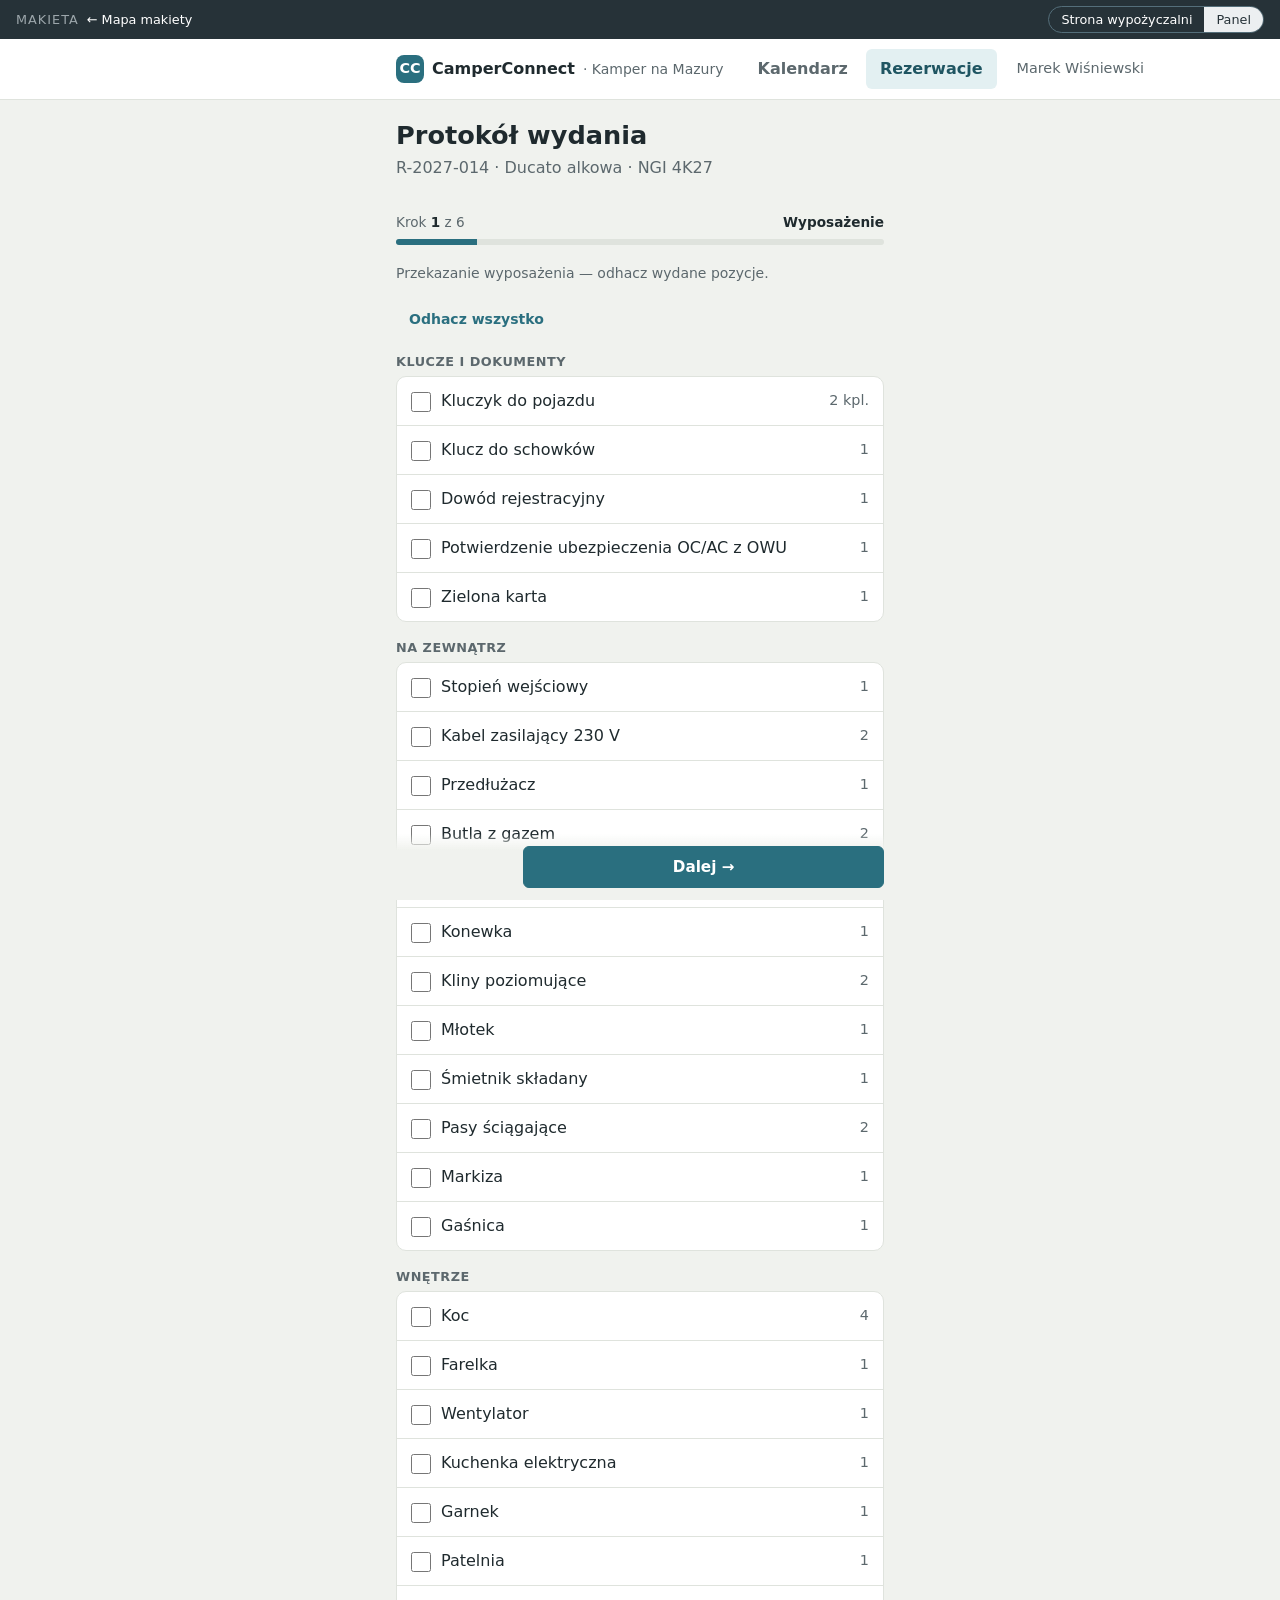
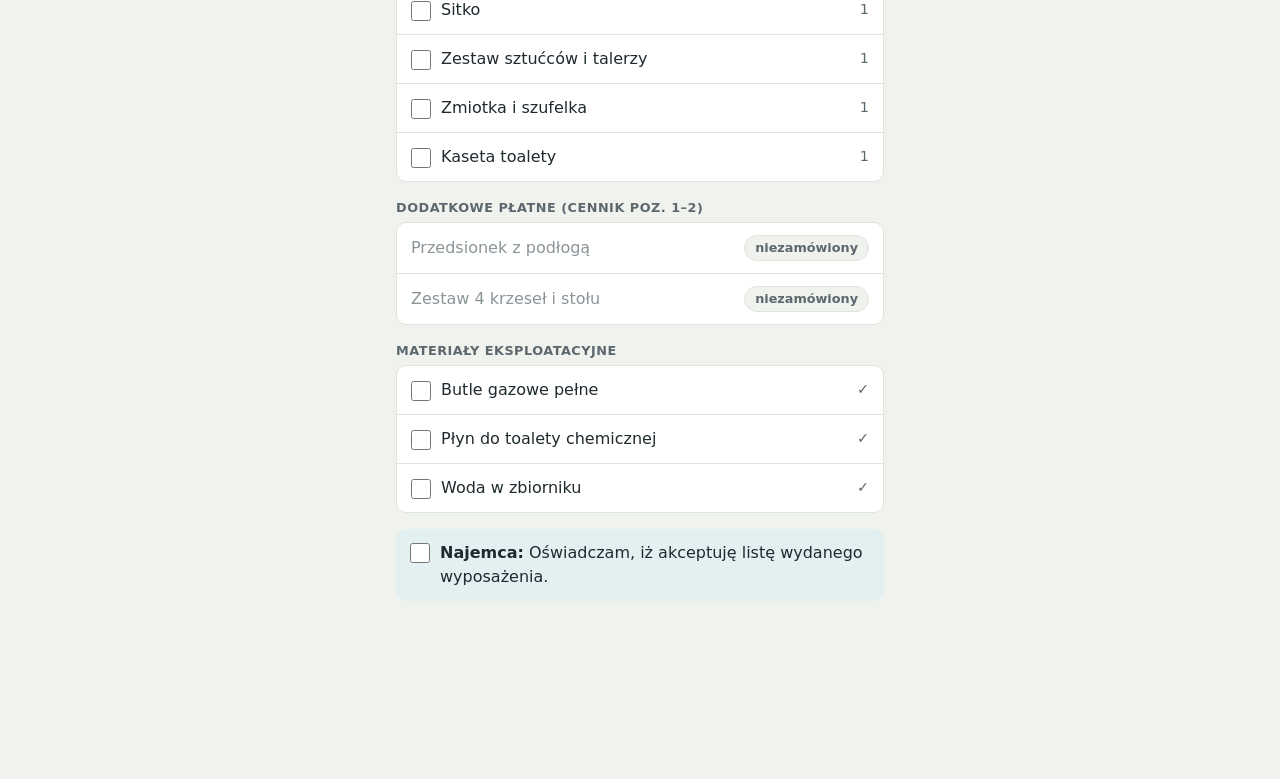
<file: wydanie/wydanie.html>
<!doctype html>
<html lang="pl">
<head>
  <meta charset="utf-8">
  <meta name="viewport" content="width=device-width, initial-scale=1">
  <title>M1 · Protokół wydania — CamperConnect</title>
  <link rel="icon" href="../assets/img/ikona.svg">
  <link rel="stylesheet" href="../assets/style.css">
  <script src="../assets/app.js"></script>
  <script src="dane.js"></script>
  <style>
    .poz { align-items: center; }
    .poz > span:not(.ilosc) { flex: 1; }
    .ilosc { color: var(--tekst-2); font-variant-numeric: tabular-nums; white-space: nowrap; font-size: .9rem; }
    .grupa-tytul { font-size: .8rem; text-transform: uppercase; letter-spacing: .04em; color: var(--tekst-2); margin: 18px 0 6px; }
    .poz-brak { display: flex; justify-content: space-between; align-items: center; gap: 10px; padding: 12px 14px; border-top: 1px solid var(--ramka); }
    .poz-brak:first-child { border-top: 0; }
    .oswiadczenie { background: var(--glowny-jasny); border-radius: var(--promien); padding: 4px 14px; }
  </style>
</head>
<body class="uklad-mobile">
  <header data-cc-naglowek="mobile" data-cc-menu="rezerwacje"></header>

  <main class="tresc">
    <div class="naglowek-ekranu">
      <div>
        <h1>Protokół wydania</h1>
        <p class="podtytul">R-2027-014 · Ducato alkowa · NGI 4K27</p>
      </div>
    </div>

    <div data-cc-kreator id="protokol">

      <!-- 1. Wyposażenie -->
      <section data-krok="Wyposażenie">
        <div class="stos">
          <div class="rzad-rozsuniety">
            <p class="drugi-plan maly">Przekazanie wyposażenia — odhacz wydane pozycje.</p>
            <button type="button" class="btn btn-tekst btn-maly" data-cc-wypelnij>Odhacz wszystko</button>
          </div>
          <div id="lista-wyposazenia"></div>
          <div class="oswiadczenie">
            <label class="pole-wyboru"><input type="checkbox" data-przyklad> <span><b>Najemca:</b> Oświadczam, iż akceptuję listę wydanego wyposażenia.</span></label>
          </div>
        </div>
      </section>

      <!-- 2. Zdjęcia -->
      <section data-krok="Zdjęcia">
        <div class="stos">
          <div data-cc-zdjecia data-wymagaj id="zdjecia-wydania">
            <div class="rzad-rozsuniety" style="margin-bottom:12px">
              <b>Zdjęcia: <span data-cc-licznik></span></b>
              <button type="button" class="btn btn-tekst btn-maly" data-cc-wypelnij="#zdjecia-wydania">Wypełnij przykładowymi zdjęciami</button>
            </div>
            <div class="zdjecia" id="kafle-zdjec"></div>
          </div>
          <p class="maly drugi-plan">Zrób zdjęcie aparatem albo wybierz plik. „Dalej” odblokuje się po dodaniu wszystkich 8 ujęć.</p>
        </div>
      </section>

      <!-- 3. Stan -->
      <section data-krok="Stan">
        <div class="stos">
          <div class="karta stos">
            <label class="pole"><span>Przebieg (km)</span><input type="text" inputmode="numeric" value="48 230"></label>
            <label class="pole"><span>Poziom paliwa</span>
              <select>
                <option>0/8</option><option>1/8</option><option>2/8</option><option>3/8</option><option>4/8</option>
                <option>5/8</option><option>6/8</option><option>7/8</option><option selected>8/8</option>
              </select>
              <span class="pomoc">Bak 88 l</span>
            </label>
          </div>

          <div class="karta stos">
            <div class="karta-naglowek"><h2>Istniejące uszkodzenia</h2></div>
            <p class="drugi-plan maly" id="brak-uszkodzen">Nie stwierdzono istniejących uszkodzeń.</p>
            <div id="uszkodzenie" class="stos" hidden>
              <label class="pole"><span>Miejsce</span>
                <select id="usz-miejsce">
                  <option>Przód</option><option>Lewy bok</option><option>Tył</option><option>Prawy bok</option>
                  <option>Dach</option><option>Wnętrze</option>
                </select>
              </label>
              <label class="pole"><span>Opis</span><textarea id="usz-opis" rows="2" placeholder="np. odprysk lakieru ok. 2 cm nad nadkolem"></textarea></label>
              <div class="zdjecia">
                <div data-cc-zdjecie="uszkodzenie-1" data-etykieta="Zbliżenie"></div>
              </div>
              <button type="button" class="btn btn-tekst btn-maly" id="usz-usun">Usuń uszkodzenie</button>
            </div>
            <button type="button" class="btn btn-drugi btn-blok" id="usz-dodaj">+ Dodaj istniejące uszkodzenie</button>
          </div>
        </div>
      </section>

      <!-- 4. Instruktaż -->
      <section data-krok="Instruktaż" data-blokuj-dalej id="krok-instruktaz">
        <div class="stos">
          <div class="rzad-rozsuniety">
            <p class="drugi-plan maly">Instrukcja użytkowania — odhacz omówione punkty.</p>
            <button type="button" class="btn btn-tekst btn-maly" data-cc-wypelnij="#instruktaz-punkty">Odhacz wszystko</button>
          </div>
          <div id="instruktaz-punkty">
            <h3 class="grupa-tytul">Rozstawienie i użytkowanie</h3>
            <div class="lista-wyboru" id="lista-rozstawienie"></div>
            <h3 class="grupa-tytul">Przygotowanie do jazdy</h3>
            <div class="lista-wyboru" id="lista-jazda"></div>
          </div>
          <div class="oswiadczenie">
            <label class="pole-wyboru"><input type="checkbox" id="osw-instruktaz"> <span><b>Najemca:</b> Oświadczam, że odbyłem instruktaż użytkowania i otrzymałem Skróconą Instrukcję Obsługi.</span></label>
          </div>
          <p class="maly drugi-plan">Regulamin IX: pojazd wydajemy wyłącznie po instruktażu — bez oświadczenia nie przejdziesz dalej.</p>
        </div>
      </section>

      <!-- 5. Kaucja i dokumenty -->
      <section data-krok="Kaucja i dokumenty">
        <div class="stos">
          <div class="karta stos">
            <div class="karta-naglowek"><h2>Kaucja</h2><span class="znaczek znaczek-ok">przyjęta</span></div>
            <dl class="dane">
              <dt>Kwota</dt><dd class="kwota">5 000 zł</dd>
              <dt>Zwrot</dt><dd>do 7 dni od zwrotu pojazdu (do 28.07.2027)</dd>
            </dl>
            <div class="stos-maly">
              <span class="maly drugi-plan">Forma</span>
              <div class="przelaczniki">
                <label><input type="radio" name="forma" checked> Gotówka</label>
                <label><input type="radio" name="forma"> Przelew</label>
              </div>
            </div>
            <label class="pole-wyboru"><input type="checkbox" checked> <span>Kaucja przyjęta</span></label>
          </div>
          <div class="komunikat komunikat-sukces">Czynsz opłacony w całości (zadatek 1 950 zł + 4 550 zł)</div>
          <div class="karta stos-maly">
            <div class="karta-naglowek"><h2>Dokumenty</h2></div>
            <label class="pole-wyboru"><input type="checkbox" checked> <span><b>Wydający:</b> Sprawdzono dowód osobisty i prawo jazdy: Anna Kowalska, Tomasz Kowalski</span></label>
            <p class="maly drugi-plan">Anna Kowalska — dowód ABC 123456, prawo jazdy 01234/12/1234, kat. B od 2012<br>
              Tomasz Kowalski — prawo jazdy 04567/09/1234, kat. B od 2009</p>
            <p class="maly wyszarzony">Bez zdjęć dokumentów.</p>
          </div>
        </div>
      </section>

      <!-- 6. Podsumowanie i podpisy -->
      <section data-krok="Podsumowanie i podpisy" data-dalej-tekst="Zatwierdź protokół" data-blokuj-dalej id="krok-podpisy">
        <div class="stos">
          <div class="karta">
            <dl class="dane">
              <dt>Rezerwacja</dt><dd>R-2027-014</dd>
              <dt>Najemca</dt><dd>Anna Kowalska</dd>
              <dt>Pojazd</dt><dd>Fiat Ducato alkowa, NGI 4K27</dd>
              <dt>Wydanie</dt><dd>11.07.2027, 10:00</dd>
              <dt>Zwrot</dt><dd>21.07.2027, 16:00</dd>
              <dt>Przebieg</dt><dd>48 230 km</dd>
              <dt>Paliwo</dt><dd>8/8</dd>
              <dt>Wyposażenie</dt><dd>zgodnie z listą, zaakceptowane</dd>
              <dt>Zdjęcia</dt><dd>8 z 8</dd>
              <dt>Uszkodzenia</dt><dd id="pods-uszkodzenia">brak</dd>
              <dt>Instruktaż</dt><dd>12 + 6 punktów, odbyty</dd>
              <dt>Kaucja</dt><dd>5 000 zł, gotówka, przyjęta</dd>
              <dt>Czynsz</dt><dd>opłacony w całości</dd>
            </dl>
          </div>
          <div class="oswiadczenie">
            <label class="pole-wyboru"><input type="checkbox" id="osw-stan"> <span><b>Najemca:</b> Oświadczam, że stan techniczny pojazdu jest mi znany i nie zgłaszam zastrzeżeń innych niż wpisane w protokole.</span></label>
          </div>
          <div data-cc-podpis="wydajacy" data-etykieta="Podpis wydającego — Marek Wiśniewski"></div>
          <div data-cc-podpis="najemca" data-etykieta="Podpis najemcy — Anna Kowalska"></div>
          <p class="maly drugi-plan">„Zatwierdź protokół” odblokuje się po oświadczeniu i obu podpisach.</p>
        </div>
      </section>

      <section data-krok-koniec>
        <div class="potwierdzenie">
          <div class="potwierdzenie-ikona">✓</div>
          <h2>Protokół podpisany, PDF wysłany do obu stron</h2>
          <p class="drugi-plan">R-2027-014 · wydanie 11.07.2027, 10:00 · do wypożyczalni i na anna.kowalska@example.com</p>
          <div class="stos-maly">
            <a class="btn btn-glowny btn-blok" href="../panel/rezerwacja.html?stan=wydana">Wróć do rezerwacji</a>
            <a class="btn btn-drugi btn-blok" href="podglad.html">Podgląd protokołu (PDF)</a>
          </div>
        </div>
      </section>
    </div>
  </main>

  <script>
    // Listy z dane.js rysowane przed inicjalizacją komponentów (skrypt na końcu body, przed DOMContentLoaded).
    (function () {
      var W = window.WYDANIE, h = '';
      W.wyposazenie.forEach(function (g) {
        h += '<h3 class="grupa-tytul">' + g.grupa + '</h3><div class="lista-wyboru">';
        g.pozycje.forEach(function (p) {
          if (g.niezamowione) h += '<div class="poz-brak"><span class="wyszarzony">' + p[0] + '</span><span class="znaczek znaczek-neutralny">' + p[1] + '</span></div>';
          else h += '<label class="pole-wyboru poz"><input type="checkbox" data-przyklad> <span>' + p[0] + '</span><span class="ilosc">' + p[1] + '</span></label>';
        });
        h += '</div>';
      });
      document.getElementById('lista-wyposazenia').innerHTML = h;
      function lista(id, pkt) {
        document.getElementById(id).innerHTML = pkt.map(function (t, i) {
          return '<label class="pole-wyboru"><input type="checkbox" data-przyklad> <span>' + (i + 1) + '. ' + t + '</span></label>';
        }).join('');
      }
      lista('lista-rozstawienie', W.rozstawienie);
      lista('lista-jazda', W.jazda);
      document.getElementById('kafle-zdjec').innerHTML = W.zdjecia.map(function (z) {
        return '<div data-cc-zdjecie="' + z[0] + '" data-etykieta="' + z[1] + '" data-przyklad="../assets/img/protokol-' + z[0] + '.svg"></div>';
      }).join('');
    })();

    CC.gotowe(function () {
      function $(id) { return document.getElementById(id); }
      var k = $('protokol'), kr = CC.kreator('protokol');

      // Instruktaż: „Dalej” dopiero po oświadczeniu (Regulamin IX).
      $('osw-instruktaz').addEventListener('change', function () { CC.blokujDalej(!this.checked, 'protokol'); });

      // Podpisy: „Zatwierdź protokół” po oświadczeniu o stanie i obu podpisach.
      function sprawdzPodpisy() {
        var ok = $('osw-stan').checked && !CC.podpis('wydajacy').pusty() && !CC.podpis('najemca').pusty();
        $('krok-podpisy').toggleAttribute('data-blokuj-dalej', !ok);
        kr.odswiez();
      }
      $('osw-stan').addEventListener('change', sprawdzPodpisy);
      $('krok-podpisy').addEventListener('cc:podpis', sprawdzPodpisy);

      // Istniejące uszkodzenia (E4-5).
      function pokazUsz(v) {
        $('uszkodzenie').hidden = !v; $('brak-uszkodzen').hidden = v; $('usz-dodaj').hidden = v;
        if (!v) { $('usz-opis').value = ''; CC.zdjecie('uszkodzenie-1').usun(); }
      }
      $('usz-dodaj').addEventListener('click', function () { pokazUsz(true); });
      $('usz-usun').addEventListener('click', function () { pokazUsz(false); });

      k.addEventListener('cc:krok', function (e) {
        if (e.detail.sekcja.id !== 'krok-podpisy') return;
        var opis = $('usz-opis').value.trim();
        $('pods-uszkodzenia').textContent = $('uszkodzenie').hidden ? 'brak' : ($('usz-miejsce').value + (opis ? ' — ' + opis : ''));
      });

      // Zapamiętanie zdjęć i podpisów (E4-7), klucze z docs/KONTRAKT.md.
      k.addEventListener('cc:koniec', function () {
        var ok = CC.zapisz('cc-wydanie-zdjecia', CC.zdjecia('zdjecia-wydania'));
        ok = CC.zapisz('cc-wydanie-podpisy', { wydajacy: CC.podpis('wydajacy').obraz(), najemca: CC.podpis('najemca').obraz() }) && ok;
        if (!$('uszkodzenie').hidden) {
          CC.zapisz('cc-wydanie-uszkodzenia', [{ miejsce: $('usz-miejsce').value, opis: $('usz-opis').value.trim(), zdjecie: CC.zdjecie('uszkodzenie-1').obraz() }]);
        } else CC.usun('cc-wydanie-uszkodzenia');
        if (!ok) CC.toast('Nie udało się zapamiętać zdjęć w przeglądarce — podgląd pokaże przykładowe.');
      });
    });
  </script>
</body>
</html>
</file>
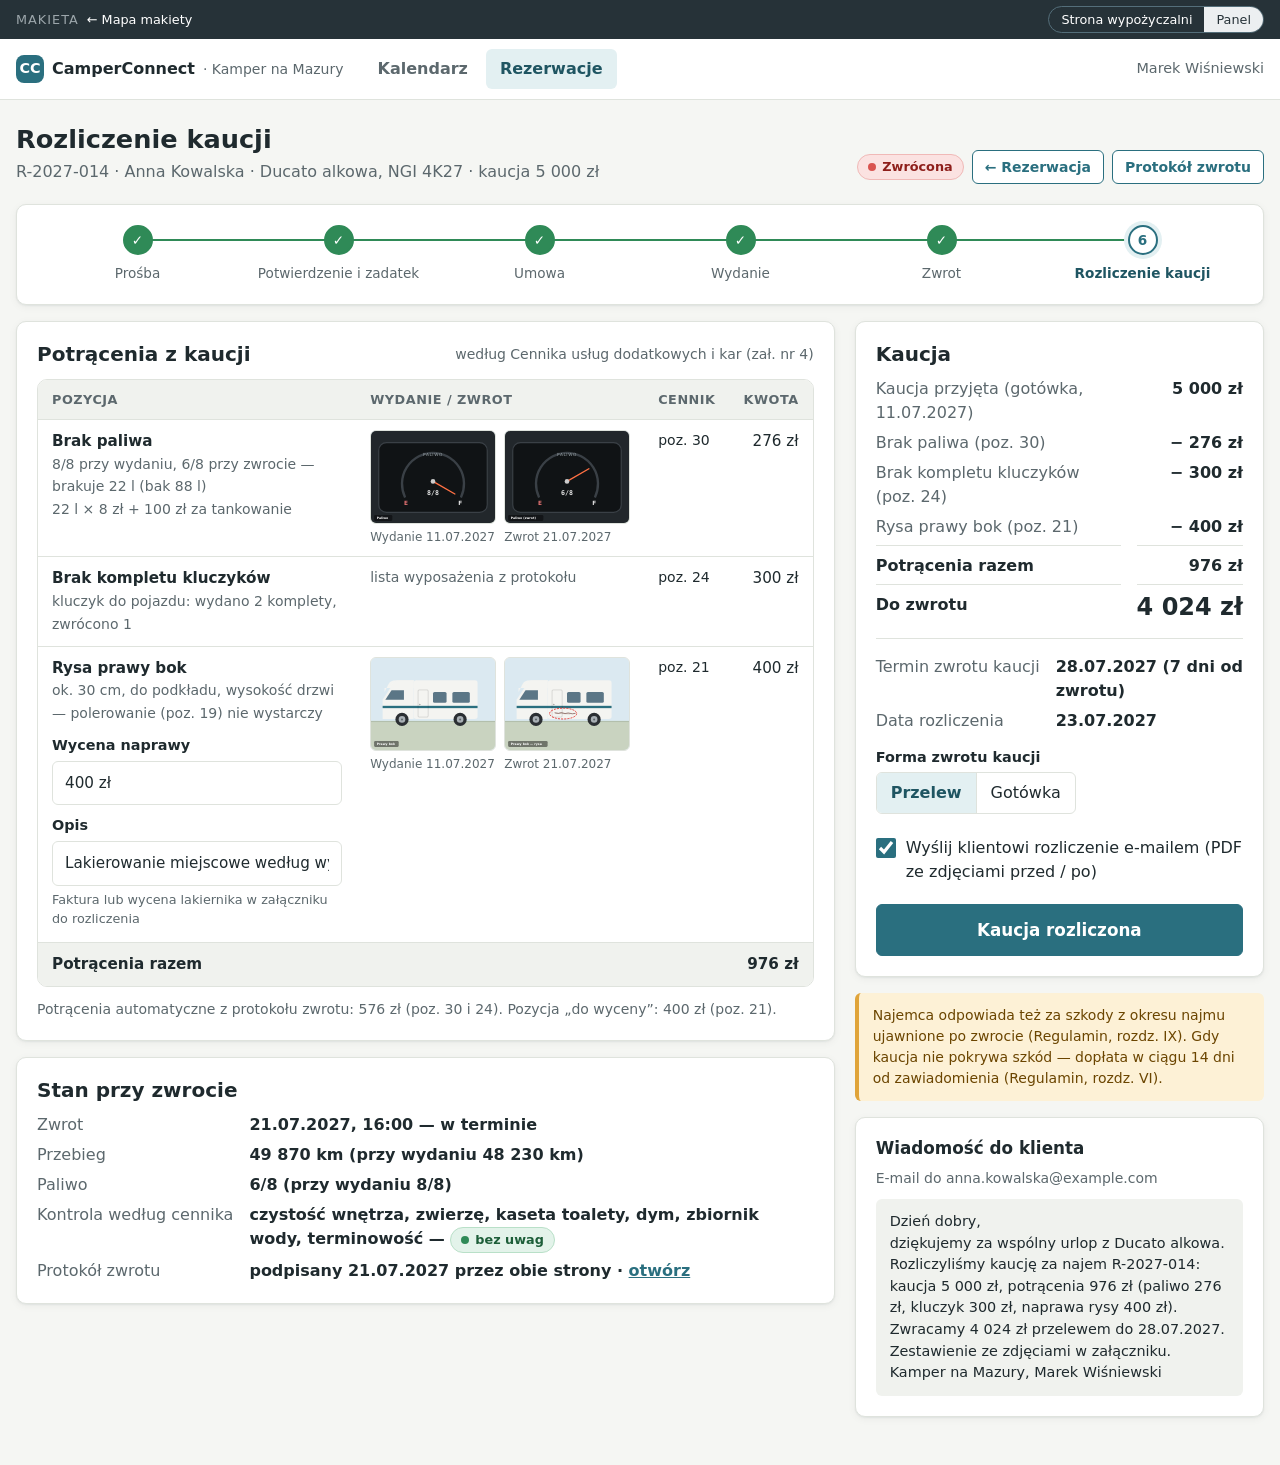
<file: zwrot/rozliczenie.html>
<!doctype html>
<html lang="pl">
<head>
  <meta charset="utf-8">
  <meta name="viewport" content="width=device-width, initial-scale=1">
  <title>M3 · Rozliczenie kaucji — CamperConnect</title>
  <link rel="icon" href="../assets/img/ikona.svg">
  <link rel="stylesheet" href="../assets/style.css">
  <script src="../assets/app.js"></script>
  <link rel="stylesheet" href="zwrot.css">
</head>
<body class="uklad-panel">
  <header data-cc-naglowek="panel" data-cc-menu="rezerwacje"></header>

  <main class="tresc">
    <div class="naglowek-ekranu">
      <div>
        <h1>Rozliczenie kaucji</h1>
        <p class="podtytul">R-2027-014 · Anna Kowalska · Ducato alkowa, NGI 4K27 · kaucja 5 000 zł</p>
      </div>
      <div class="rzad">
        <span data-cc-znaczek="zwrocona"></span>
        <a class="btn btn-drugi btn-maly" href="../panel/rezerwacja.html?stan=zwrocona">← Rezerwacja</a>
        <a class="btn btn-drugi btn-maly" href="zwrot.html">Protokół zwrotu</a>
      </div>
    </div>

    <div class="stos">
      <div class="karta"><ol data-cc-kroki="5"></ol></div>

      <div class="kolumny-panel">
        <!-- lewa kolumna: potrącenia -->
        <div class="stos">
          <section class="karta">
            <div class="karta-naglowek">
              <h2>Potrącenia z kaucji</h2>
              <span class="maly drugi-plan">według Cennika usług dodatkowych i kar (zał. nr 4)</span>
            </div>
            <div class="tabela-ramka"><table class="tabela tabela-rozliczenie">
              <thead><tr><th>Pozycja</th><th>Wydanie / zwrot</th><th>Cennik</th><th class="kwota">Kwota</th></tr></thead>
              <tbody>
                <tr>
                  <td><b>Brak paliwa</b><br><span class="maly drugi-plan">8/8 przy wydaniu, 6/8 przy zwrocie — brakuje 22 l (bak 88 l)<br>22 l × 8 zł + 100 zł za tankowanie</span></td>
                  <td><div class="przed-po">
                    <figure><img class="miniatura" data-wydanie="paliwo" src="../assets/img/protokol-paliwo.svg" alt="Paliwo — wydanie"><figcaption>Wydanie 11.07.2027</figcaption></figure>
                    <figure><img class="miniatura" data-zwrot="paliwo" src="../assets/img/protokol-paliwo-zwrot.svg" alt="Paliwo — zwrot"><figcaption>Zwrot 21.07.2027</figcaption></figure>
                  </div></td>
                  <td class="maly">poz. 30</td>
                  <td class="kwota">276 zł</td>
                </tr>
                <tr>
                  <td><b>Brak kompletu kluczyków</b><br><span class="maly drugi-plan">kluczyk do pojazdu: wydano 2 komplety, zwrócono 1</span></td>
                  <td class="maly drugi-plan">lista wyposażenia z protokołu</td>
                  <td class="maly">poz. 24</td>
                  <td class="kwota">300 zł</td>
                </tr>
                <tr>
                  <td>
                    <b>Rysa prawy bok</b><br><span class="maly drugi-plan">ok. 30 cm, do podkładu, wysokość drzwi — polerowanie (poz. 19) nie wystarczy</span>
                    <label class="pole"><span>Wycena naprawy</span><input type="text" value="400 zł"></label>
                    <label class="pole"><span>Opis</span><input type="text" value="Lakierowanie miejscowe według wyceny — poz. 21"><span class="pomoc">Faktura lub wycena lakiernika w załączniku do rozliczenia</span></label>
                  </td>
                  <td><div class="przed-po">
                    <figure><img class="miniatura" data-wydanie="prawy-bok" src="../assets/img/protokol-prawy-bok.svg" alt="Prawy bok — wydanie"><figcaption>Wydanie 11.07.2027</figcaption></figure>
                    <figure><img class="miniatura" data-zwrot="prawy-bok" src="../assets/img/protokol-prawy-bok-rysa.svg" alt="Prawy bok — zwrot"><figcaption>Zwrot 21.07.2027</figcaption></figure>
                  </div></td>
                  <td class="maly">poz. 21</td>
                  <td class="kwota">400 zł</td>
                </tr>
                <tr class="suma"><td colspan="3">Potrącenia razem</td><td class="kwota">976 zł</td></tr>
              </tbody>
            </table></div>
            <p class="maly drugi-plan" style="margin-top:12px">Potrącenia automatyczne z protokołu zwrotu: 576 zł (poz. 30 i 24). Pozycja „do wyceny”: 400 zł (poz. 21).</p>
          </section>

          <section class="karta">
            <h2>Stan przy zwrocie</h2>
            <dl class="dane">
              <dt>Zwrot</dt><dd>21.07.2027, 16:00 — w terminie</dd>
              <dt>Przebieg</dt><dd>49 870 km (przy wydaniu 48 230 km)</dd>
              <dt>Paliwo</dt><dd>6/8 (przy wydaniu 8/8)</dd>
              <dt>Kontrola według cennika</dt><dd>czystość wnętrza, zwierzę, kaseta toalety, dym, zbiornik wody, terminowość — <span class="znaczek znaczek-ok">bez uwag</span></dd>
              <dt>Protokół zwrotu</dt><dd>podpisany 21.07.2027 przez obie strony · <a href="zwrot.html">otwórz</a></dd>
            </dl>
          </section>
        </div>

        <!-- prawa kolumna: kaucja -->
        <div class="stos">
          <section class="karta">
            <h2>Kaucja</h2>
            <dl class="dane dane-kwoty">
              <dt>Kaucja przyjęta (gotówka, 11.07.2027)</dt><dd>5 000 zł</dd>
              <dt>Brak paliwa (poz. 30)</dt><dd>− 276 zł</dd>
              <dt>Brak kompletu kluczyków (poz. 24)</dt><dd>− 300 zł</dd>
              <dt>Rysa prawy bok (poz. 21)</dt><dd>− 400 zł</dd>
              <dt class="razem">Potrącenia razem</dt><dd class="razem">976 zł</dd>
              <dt class="razem">Do zwrotu</dt><dd class="razem"><span class="kwota-duza">4 024 zł</span></dd>
            </dl>
            <hr>
            <dl class="dane">
              <dt>Termin zwrotu kaucji</dt><dd>28.07.2027 (7 dni od zwrotu)</dd>
              <dt>Data rozliczenia</dt><dd>23.07.2027</dd>
            </dl>
            <div class="pole" style="margin-top:14px">
              <span>Forma zwrotu kaucji</span>
              <div class="przelaczniki">
                <label><input type="radio" name="forma" checked> Przelew</label>
                <label><input type="radio" name="forma"> Gotówka</label>
              </div>
            </div>
            <label class="pole-wyboru"><input type="checkbox" checked> <span>Wyślij klientowi rozliczenie e-mailem (PDF ze zdjęciami przed / po)</span></label>
            <a class="btn btn-glowny btn-duzy btn-blok" style="margin-top:12px" href="../panel/rezerwacja.html?stan=rozliczona" data-cc-toast="Kaucja rozliczona — rozliczenie wysłane do klienta">Kaucja rozliczona</a>
          </section>

          <div class="komunikat komunikat-ostrzezenie maly">
            Najemca odpowiada też za szkody z okresu najmu ujawnione po zwrocie (Regulamin, rozdz. IX). Gdy kaucja nie pokrywa szkód — dopłata w ciągu 14 dni od zawiadomienia (Regulamin, rozdz. VI).
          </div>

          <section class="karta">
            <h3>Wiadomość do klienta</h3>
            <p class="maly drugi-plan">E-mail do anna.kowalska@example.com</p>
            <div class="wiadomosc">Dzień dobry,
dziękujemy za wspólny urlop z Ducato alkowa. Rozliczyliśmy kaucję za najem R-2027-014:
kaucja 5 000 zł, potrącenia 976 zł (paliwo 276 zł, kluczyk 300 zł, naprawa rysy 400 zł).
Zwracamy 4 024 zł przelewem do 28.07.2027. Zestawienie ze zdjęciami w załączniku.
Kamper na Mazury, Marek Wiśniewski</div>
          </section>
        </div>
      </div>
    </div>
  </main>

  <script>
    CC.gotowe(function () {
      // E5-6: zdjęcia z protokołów (localStorage), gdy są zapamiętane — inaczej przykładowe
      function podmien(klucz, atr) {
        var z = CC.odczytaj(klucz);
        if (!z || typeof z !== 'object') return;
        document.querySelectorAll('img[' + atr + ']').forEach(function (img) {
          var src = z[img.getAttribute(atr)];
          if (src) img.src = src;
        });
      }
      podmien('cc-wydanie-zdjecia', 'data-wydanie');
      podmien('cc-zwrot-zdjecia', 'data-zwrot');
    });
  </script>
</body>
</html>
</file>
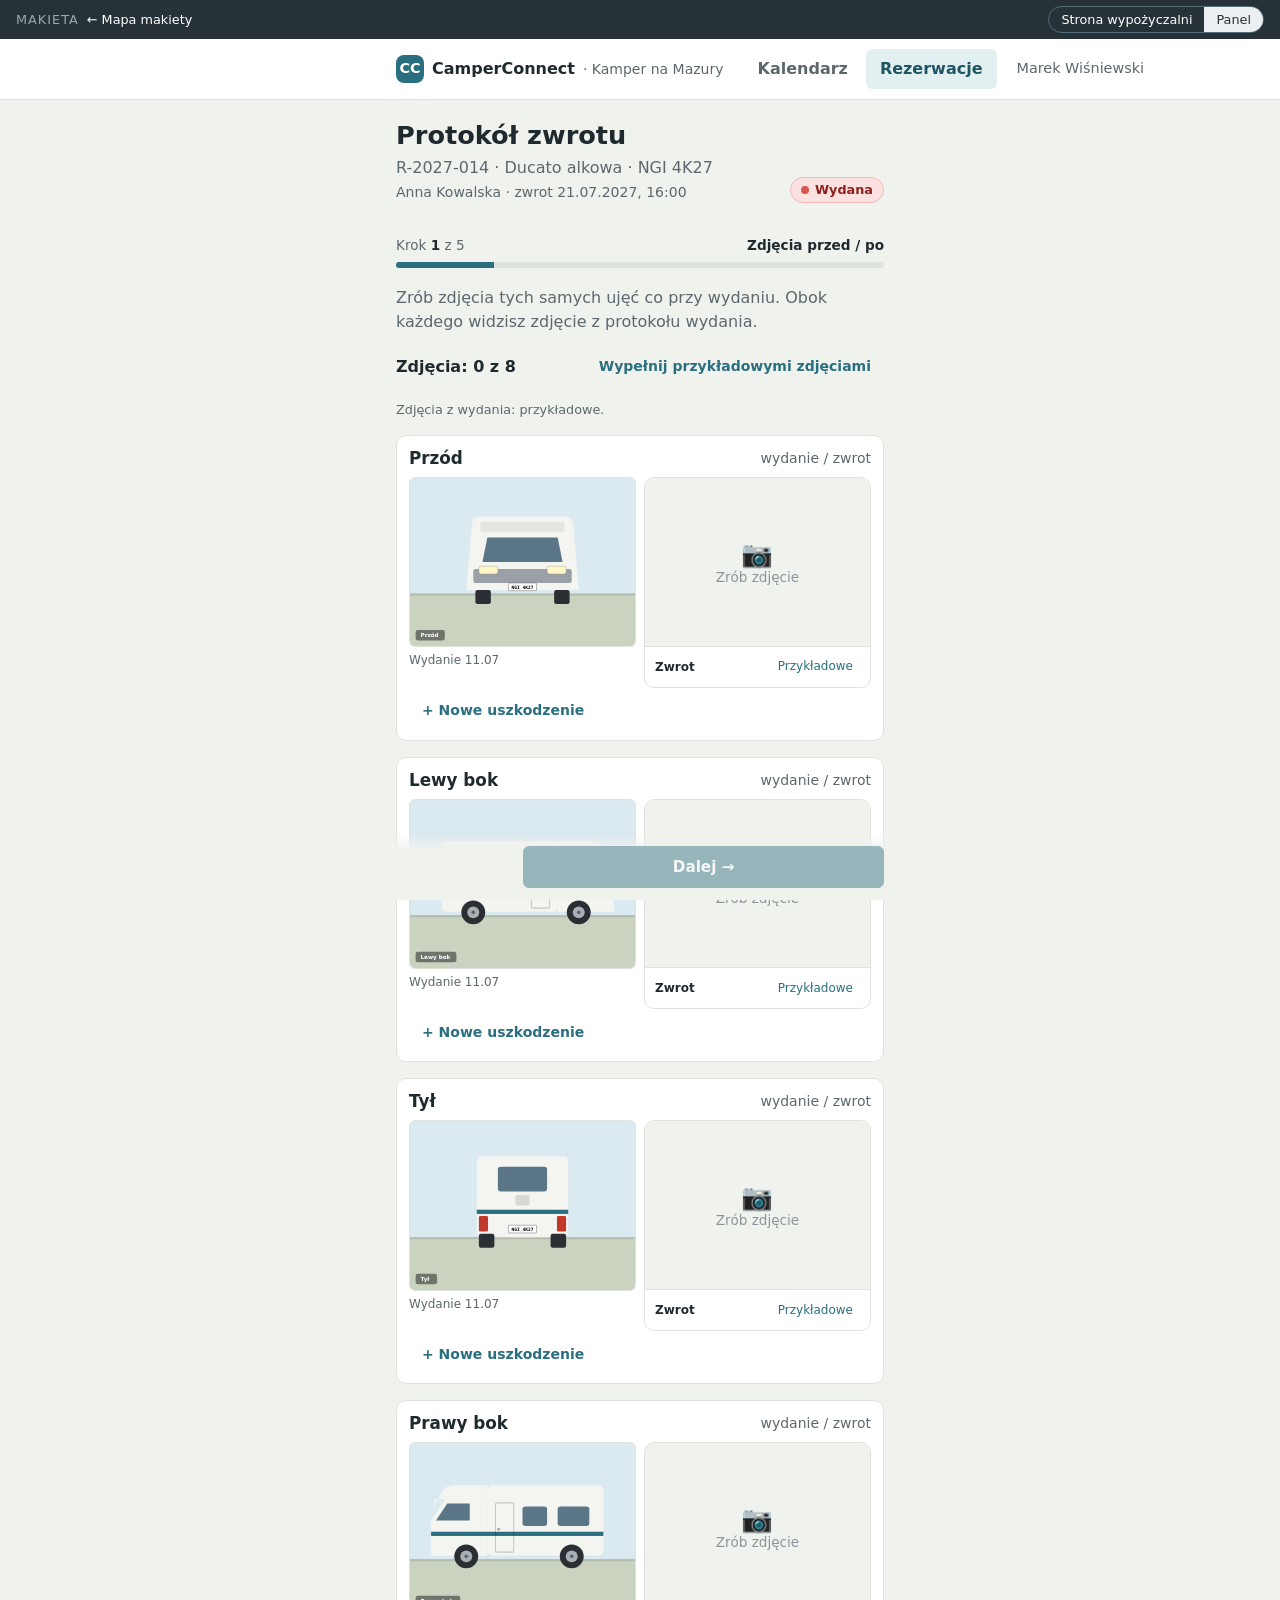
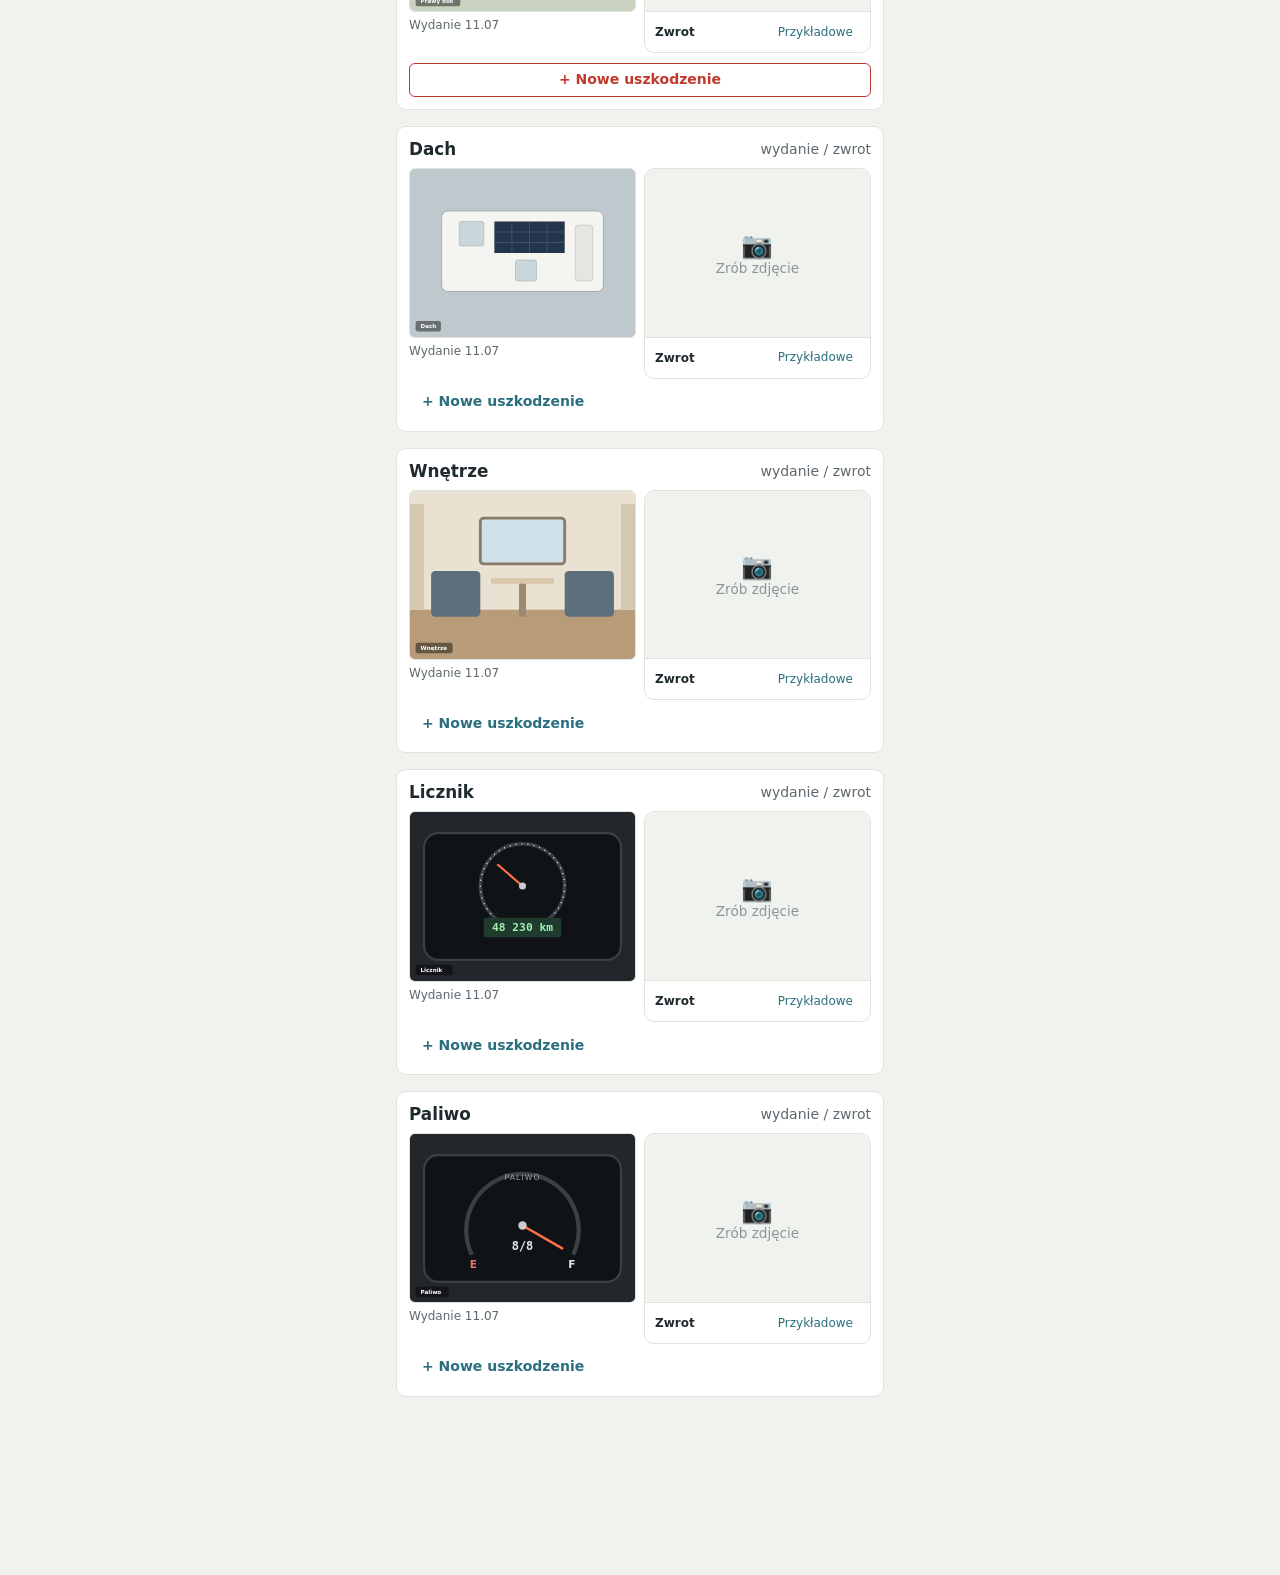
<file: zwrot/zwrot.html>
<!doctype html>
<html lang="pl">
<head>
  <meta charset="utf-8">
  <meta name="viewport" content="width=device-width, initial-scale=1">
  <title>M2 · Protokół zwrotu — CamperConnect</title>
  <link rel="icon" href="../assets/img/ikona.svg">
  <link rel="stylesheet" href="../assets/style.css">
  <script src="../assets/app.js"></script>
  <link rel="stylesheet" href="zwrot.css">
</head>
<body class="uklad-mobile">
  <header data-cc-naglowek="mobile" data-cc-menu="rezerwacje"></header>

  <main class="tresc">
    <div class="naglowek-ekranu">
      <div>
        <h1>Protokół zwrotu</h1>
        <p class="podtytul">R-2027-014 · Ducato alkowa · NGI 4K27</p>
        <p class="maly drugi-plan" style="margin:2px 0 0">Anna Kowalska · zwrot 21.07.2027, 16:00</p>
      </div>
      <span data-cc-znaczek="wydana"></span>
    </div>

    <div data-cc-kreator id="protokol">

      <!-- 1. Zdjęcia przed / po -->
      <section data-krok="Zdjęcia przed / po">
        <div class="stos" data-cc-zdjecia data-wymagaj id="zdjecia-zwrot">
          <p class="drugi-plan">Zrób zdjęcia tych samych ujęć co przy wydaniu. Obok każdego widzisz zdjęcie z protokołu wydania.</p>
          <div class="rzad-rozsuniety">
            <b>Zdjęcia: <span data-cc-licznik></span></b>
            <button type="button" class="btn btn-tekst btn-maly" data-cc-wypelnij id="wypelnij-zdjecia">Wypełnij przykładowymi zdjęciami</button>
          </div>
          <p class="zrodlo-zdjec drugi-plan" id="zrodlo-zdjec">Zdjęcia z wydania: przykładowe.</p>
          <div class="karta karta-plaska ujecie">
            <div class="karta-naglowek"><h3>Przód</h3><span class="maly drugi-plan">wydanie / zwrot</span></div>
            <div class="przed-po">
              <figure><img class="miniatura" data-wydanie="przod" src="../assets/img/protokol-przod.svg" alt="Przód — wydanie"><figcaption>Wydanie 11.07</figcaption></figure>
              <div data-cc-zdjecie="przod" data-etykieta="Zwrot" data-przyklad="../assets/img/protokol-przod.svg"></div>
            </div>
            <button type="button" class="btn btn-tekst btn-maly" style="margin-top:6px" data-cc-modal="uszkodzenie">+ Nowe uszkodzenie</button>
          </div>
          <div class="karta karta-plaska ujecie">
            <div class="karta-naglowek"><h3>Lewy bok</h3><span class="maly drugi-plan">wydanie / zwrot</span></div>
            <div class="przed-po">
              <figure><img class="miniatura" data-wydanie="lewy-bok" src="../assets/img/protokol-lewy-bok.svg" alt="Lewy bok — wydanie"><figcaption>Wydanie 11.07</figcaption></figure>
              <div data-cc-zdjecie="lewy-bok" data-etykieta="Zwrot" data-przyklad="../assets/img/protokol-lewy-bok.svg"></div>
            </div>
            <button type="button" class="btn btn-tekst btn-maly" style="margin-top:6px" data-cc-modal="uszkodzenie">+ Nowe uszkodzenie</button>
          </div>
          <div class="karta karta-plaska ujecie">
            <div class="karta-naglowek"><h3>Tył</h3><span class="maly drugi-plan">wydanie / zwrot</span></div>
            <div class="przed-po">
              <figure><img class="miniatura" data-wydanie="tyl" src="../assets/img/protokol-tyl.svg" alt="Tył — wydanie"><figcaption>Wydanie 11.07</figcaption></figure>
              <div data-cc-zdjecie="tyl" data-etykieta="Zwrot" data-przyklad="../assets/img/protokol-tyl.svg"></div>
            </div>
            <button type="button" class="btn btn-tekst btn-maly" style="margin-top:6px" data-cc-modal="uszkodzenie">+ Nowe uszkodzenie</button>
          </div>
          <div class="karta karta-plaska ujecie" id="ujecie-prawy-bok">
            <div class="karta-naglowek"><h3>Prawy bok</h3><span class="maly drugi-plan">wydanie / zwrot</span></div>
            <div class="przed-po">
              <figure><img class="miniatura" data-wydanie="prawy-bok" src="../assets/img/protokol-prawy-bok.svg" alt="Prawy bok — wydanie"><figcaption>Wydanie 11.07</figcaption></figure>
              <div data-cc-zdjecie="prawy-bok" data-etykieta="Zwrot" data-przyklad="../assets/img/protokol-prawy-bok-rysa.svg"></div>
            </div>
            <div class="uszkodzenie" id="uszkodzenie-wpis" hidden>
              <img src="../assets/img/protokol-prawy-bok-rysa.svg" alt="" id="uszkodzenie-miniatura">
              <div><b>Nowe uszkodzenie · prawy bok</b><span id="uszkodzenie-opis">Rysa na prawym boku, ok. 30 cm, do podkładu, wysokość drzwi</span><br><span class="maly">Do wyceny — Cennik poz. 21</span></div>
            </div>
            <button type="button" class="btn btn-niebezpieczny btn-maly btn-blok" style="margin-top:10px" data-cc-modal="uszkodzenie">+ Nowe uszkodzenie</button>
          </div>
          <div class="karta karta-plaska ujecie">
            <div class="karta-naglowek"><h3>Dach</h3><span class="maly drugi-plan">wydanie / zwrot</span></div>
            <div class="przed-po">
              <figure><img class="miniatura" data-wydanie="dach" src="../assets/img/protokol-dach.svg" alt="Dach — wydanie"><figcaption>Wydanie 11.07</figcaption></figure>
              <div data-cc-zdjecie="dach" data-etykieta="Zwrot" data-przyklad="../assets/img/protokol-dach.svg"></div>
            </div>
            <button type="button" class="btn btn-tekst btn-maly" style="margin-top:6px" data-cc-modal="uszkodzenie">+ Nowe uszkodzenie</button>
          </div>
          <div class="karta karta-plaska ujecie">
            <div class="karta-naglowek"><h3>Wnętrze</h3><span class="maly drugi-plan">wydanie / zwrot</span></div>
            <div class="przed-po">
              <figure><img class="miniatura" data-wydanie="wnetrze" src="../assets/img/protokol-wnetrze.svg" alt="Wnętrze — wydanie"><figcaption>Wydanie 11.07</figcaption></figure>
              <div data-cc-zdjecie="wnetrze" data-etykieta="Zwrot" data-przyklad="../assets/img/protokol-wnetrze.svg"></div>
            </div>
            <button type="button" class="btn btn-tekst btn-maly" style="margin-top:6px" data-cc-modal="uszkodzenie">+ Nowe uszkodzenie</button>
          </div>
          <div class="karta karta-plaska ujecie">
            <div class="karta-naglowek"><h3>Licznik</h3><span class="maly drugi-plan">wydanie / zwrot</span></div>
            <div class="przed-po">
              <figure><img class="miniatura" data-wydanie="licznik" src="../assets/img/protokol-licznik.svg" alt="Licznik — wydanie"><figcaption>Wydanie 11.07</figcaption></figure>
              <div data-cc-zdjecie="licznik" data-etykieta="Zwrot" data-przyklad="../assets/img/protokol-licznik-zwrot.svg"></div>
            </div>
            <button type="button" class="btn btn-tekst btn-maly" style="margin-top:6px" data-cc-modal="uszkodzenie">+ Nowe uszkodzenie</button>
          </div>
          <div class="karta karta-plaska ujecie">
            <div class="karta-naglowek"><h3>Paliwo</h3><span class="maly drugi-plan">wydanie / zwrot</span></div>
            <div class="przed-po">
              <figure><img class="miniatura" data-wydanie="paliwo" src="../assets/img/protokol-paliwo.svg" alt="Paliwo — wydanie"><figcaption>Wydanie 11.07</figcaption></figure>
              <div data-cc-zdjecie="paliwo" data-etykieta="Zwrot" data-przyklad="../assets/img/protokol-paliwo-zwrot.svg"></div>
            </div>
            <button type="button" class="btn btn-tekst btn-maly" style="margin-top:6px" data-cc-modal="uszkodzenie">+ Nowe uszkodzenie</button>
          </div>
        </div>
      </section>

      <!-- 2. Wyposażenie -->
      <section data-krok="Wyposażenie">
        <div class="stos">
          <p class="drugi-plan">Lista z protokołu wydania. Wpisz, ile sztuk wróciło.</p>
          <div class="komunikat komunikat-blad"><b>Brak:</b> 1 komplet kluczyków do pojazdu (wydano 2, zwrócono 1) — Cennik poz. 24, 300 zł.</div>
          <div class="karta karta-plaska stos-maly" style="padding:12px">
            <h3>Klucze i dokumenty</h3>
            <div class="tabela-ramka"><table class="tabela tabela-zwrot">
              <thead><tr><th>Pozycja</th><th class="ilosc">Wyd.</th><th class="ilosc">Zwr.</th></tr></thead>
              <tbody>
                <tr class="brak"><td>Kluczyk do pojazdu (komplet)<span class="uwaga">Brak 1 kompletu · Cennik poz. 24 — 300 zł</span></td><td class="ilosc">2</td><td class="ilosc"><input type="number" min="0" value="1" aria-label="Zwrócono: Kluczyk do pojazdu (komplet)"></td></tr>
                <tr><td>Klucz do schowków</td><td class="ilosc">1</td><td class="ilosc"><input type="number" min="0" value="1" aria-label="Zwrócono: Klucz do schowków"></td></tr>
                <tr><td>Dowód rejestracyjny</td><td class="ilosc">1</td><td class="ilosc"><input type="number" min="0" value="1" aria-label="Zwrócono: Dowód rejestracyjny"></td></tr>
                <tr><td>Potwierdzenie ubezpieczenia OC/AC z OWU</td><td class="ilosc">1</td><td class="ilosc"><input type="number" min="0" value="1" aria-label="Zwrócono: Potwierdzenie ubezpieczenia OC/AC z OWU"></td></tr>
                <tr><td>Zielona karta</td><td class="ilosc">1</td><td class="ilosc"><input type="number" min="0" value="1" aria-label="Zwrócono: Zielona karta"></td></tr>
              </tbody>
            </table></div>
          </div>
          <div class="karta karta-plaska stos-maly" style="padding:12px">
            <h3>Na zewnątrz</h3>
            <div class="tabela-ramka"><table class="tabela tabela-zwrot">
              <thead><tr><th>Pozycja</th><th class="ilosc">Wyd.</th><th class="ilosc">Zwr.</th></tr></thead>
              <tbody>
                <tr><td>Stopień wejściowy</td><td class="ilosc">1</td><td class="ilosc"><input type="number" min="0" value="1" aria-label="Zwrócono: Stopień wejściowy"></td></tr>
                <tr><td>Kabel zasilający 230 V</td><td class="ilosc">2</td><td class="ilosc"><input type="number" min="0" value="2" aria-label="Zwrócono: Kabel zasilający 230 V"></td></tr>
                <tr><td>Przedłużacz</td><td class="ilosc">1</td><td class="ilosc"><input type="number" min="0" value="1" aria-label="Zwrócono: Przedłużacz"></td></tr>
                <tr><td>Butla z gazem</td><td class="ilosc">2</td><td class="ilosc"><input type="number" min="0" value="2" aria-label="Zwrócono: Butla z gazem"></td></tr>
                <tr><td>Wąż do wody</td><td class="ilosc">1</td><td class="ilosc"><input type="number" min="0" value="1" aria-label="Zwrócono: Wąż do wody"></td></tr>
                <tr><td>Konewka</td><td class="ilosc">1</td><td class="ilosc"><input type="number" min="0" value="1" aria-label="Zwrócono: Konewka"></td></tr>
                <tr><td>Kliny poziomujące</td><td class="ilosc">2</td><td class="ilosc"><input type="number" min="0" value="2" aria-label="Zwrócono: Kliny poziomujące"></td></tr>
                <tr><td>Młotek</td><td class="ilosc">1</td><td class="ilosc"><input type="number" min="0" value="1" aria-label="Zwrócono: Młotek"></td></tr>
                <tr><td>Śmietnik składany</td><td class="ilosc">1</td><td class="ilosc"><input type="number" min="0" value="1" aria-label="Zwrócono: Śmietnik składany"></td></tr>
                <tr><td>Pasy ściągające</td><td class="ilosc">2</td><td class="ilosc"><input type="number" min="0" value="2" aria-label="Zwrócono: Pasy ściągające"></td></tr>
                <tr><td>Markiza</td><td class="ilosc">1</td><td class="ilosc"><input type="number" min="0" value="1" aria-label="Zwrócono: Markiza"></td></tr>
                <tr><td>Gaśnica</td><td class="ilosc">1</td><td class="ilosc"><input type="number" min="0" value="1" aria-label="Zwrócono: Gaśnica"></td></tr>
              </tbody>
            </table></div>
          </div>
          <div class="karta karta-plaska stos-maly" style="padding:12px">
            <h3>Wnętrze</h3>
            <div class="tabela-ramka"><table class="tabela tabela-zwrot">
              <thead><tr><th>Pozycja</th><th class="ilosc">Wyd.</th><th class="ilosc">Zwr.</th></tr></thead>
              <tbody>
                <tr><td>Koc</td><td class="ilosc">4</td><td class="ilosc"><input type="number" min="0" value="4" aria-label="Zwrócono: Koc"></td></tr>
                <tr><td>Farelka</td><td class="ilosc">1</td><td class="ilosc"><input type="number" min="0" value="1" aria-label="Zwrócono: Farelka"></td></tr>
                <tr><td>Wentylator</td><td class="ilosc">1</td><td class="ilosc"><input type="number" min="0" value="1" aria-label="Zwrócono: Wentylator"></td></tr>
                <tr><td>Kuchenka elektryczna</td><td class="ilosc">1</td><td class="ilosc"><input type="number" min="0" value="1" aria-label="Zwrócono: Kuchenka elektryczna"></td></tr>
                <tr><td>Garnek</td><td class="ilosc">1</td><td class="ilosc"><input type="number" min="0" value="1" aria-label="Zwrócono: Garnek"></td></tr>
                <tr><td>Patelnia</td><td class="ilosc">1</td><td class="ilosc"><input type="number" min="0" value="1" aria-label="Zwrócono: Patelnia"></td></tr>
                <tr><td>Sitko</td><td class="ilosc">1</td><td class="ilosc"><input type="number" min="0" value="1" aria-label="Zwrócono: Sitko"></td></tr>
                <tr><td>Zestaw sztućców i talerzy</td><td class="ilosc">1</td><td class="ilosc"><input type="number" min="0" value="1" aria-label="Zwrócono: Zestaw sztućców i talerzy"></td></tr>
                <tr><td>Zmiotka i szufelka</td><td class="ilosc">1</td><td class="ilosc"><input type="number" min="0" value="1" aria-label="Zwrócono: Zmiotka i szufelka"></td></tr>
                <tr><td>Kaseta toalety</td><td class="ilosc">1</td><td class="ilosc"><input type="number" min="0" value="1" aria-label="Zwrócono: Kaseta toalety"></td></tr>
              </tbody>
            </table></div>
          </div>
          <div class="karta karta-plaska stos-maly" style="padding:12px">
            <h3>Dodatkowe płatne (Cennik poz. 1–2)</h3>
            <p class="maly drugi-plan">Przedsionek z podłogą — niezamówiony · Zestaw 4 krzeseł i stołu — niezamówiony</p>
          </div>
          <div class="karta karta-plaska stos-maly" style="padding:12px">
            <h3>Materiały eksploatacyjne</h3>
            <div class="lista-wyboru">
              <label class="pole-wyboru"><input type="checkbox" checked> <span>Butle gazowe — sprawdzone, zakręcone</span></label>
              <label class="pole-wyboru"><input type="checkbox" checked> <span>Płyn do toalety chemicznej</span></label>
              <label class="pole-wyboru"><input type="checkbox" checked> <span>Zbiornik wody — opróżniony</span></label>
            </div>
          </div>
        </div>
      </section>

      <!-- 3. Stan -->
      <section data-krok="Stan pojazdu">
        <div class="stos">
          <div class="karta karta-plaska" style="padding:14px">
            <label class="pole"><span>Przebieg przy zwrocie</span>
              <input type="text" inputmode="numeric" value="49 870 km">
              <span class="pomoc">Przy wydaniu: 48 230 km · przejechano 1 640 km</span>
            </label>
            <div class="pole" style="margin-bottom:0">
              <span>Poziom paliwa</span>
              <div class="przelaczniki paliwo-skala">
                <label><input type="radio" name="paliwo"> 1/8</label>
                <label><input type="radio" name="paliwo"> 2/8</label>
                <label><input type="radio" name="paliwo"> 3/8</label>
                <label><input type="radio" name="paliwo"> 4/8</label>
                <label><input type="radio" name="paliwo"> 5/8</label>
                <label><input type="radio" name="paliwo" checked> 6/8</label>
                <label><input type="radio" name="paliwo"> 7/8</label>
                <label><input type="radio" name="paliwo"> 8/8</label>
              </div>
              <span class="pomoc">Przy wydaniu: 8/8 · brakuje ok. 22 l (bak 88 l) — Cennik poz. 30</span>
            </div>
          </div>

          <div>
            <h3>Kontrola według cennika</h3>
            <p class="maly drugi-plan">Obok każdej pozycji kwota, która zostałaby naliczona.</p>
          </div>
          <div class="kontrola">
            <div class="kontrola-wiersz">
              <div class="rzad-rozsuniety">
                <div><b>Czystość wnętrza</b><br><span class="maly drugi-plan">Cennik poz. 3</span></div>
                <div class="przelaczniki">
                  <label><input type="radio" name="kontrola-0" checked> W porządku</label>
                  <label><input type="radio" name="kontrola-0"> Uwagi</label>
                </div>
              </div>
              <p class="gdyby">Gdyby nie: <b>100 zł — oddanie brudnego, nieposprzątanego wnętrza</b></p>
            </div>
            <div class="kontrola-wiersz">
              <div class="rzad-rozsuniety">
                <div><b>Sierść i zabrudzenia po zwierzęciu</b><br><span class="maly drugi-plan">Cennik poz. 4</span></div>
                <div class="przelaczniki">
                  <label><input type="radio" name="kontrola-1" checked> W porządku</label>
                  <label><input type="radio" name="kontrola-1"> Uwagi</label>
                </div>
              </div>
              <p class="gdyby">Gdyby nie: <b>250 zł — sprzątanie po zwierzętach z praniem pokrowców</b></p>
            </div>
            <div class="kontrola-wiersz">
              <div class="rzad-rozsuniety">
                <div><b>Kaseta toalety opróżniona i czysta</b><br><span class="maly drugi-plan">Cennik poz. 5</span></div>
                <div class="przelaczniki">
                  <label><input type="radio" name="kontrola-2" checked> W porządku</label>
                  <label><input type="radio" name="kontrola-2"> Uwagi</label>
                </div>
              </div>
              <p class="gdyby">Gdyby nie: <b>100 zł — brudna kaseta toalety chemicznej</b></p>
            </div>
            <div class="kontrola-wiersz">
              <div class="rzad-rozsuniety">
                <div><b>Zapach dymu (tytoń, e-papierosy)</b><br><span class="maly drugi-plan">Cennik poz. 11</span></div>
                <div class="przelaczniki">
                  <label><input type="radio" name="kontrola-3" checked> W porządku</label>
                  <label><input type="radio" name="kontrola-3"> Uwagi</label>
                </div>
              </div>
              <p class="gdyby">Gdyby nie: <b>4 000 zł — złamanie zakazu palenia</b></p>
            </div>
            <div class="kontrola-wiersz">
              <div class="rzad-rozsuniety">
                <div><b>Zbiornik wody czystej</b><br><span class="maly drugi-plan">Cennik poz. 20</span></div>
                <div class="przelaczniki">
                  <label><input type="radio" name="kontrola-4" checked> W porządku</label>
                  <label><input type="radio" name="kontrola-4"> Uwagi</label>
                </div>
              </div>
              <p class="gdyby">Gdyby nie: <b>500 zł — wlanie do zbiornika innej substancji</b></p>
            </div>
            <div class="kontrola-wiersz">
              <div class="rzad-rozsuniety">
                <div><b>Zwrot w terminie i w godzinach pracy</b><br><span class="maly drugi-plan">21.07.2027, 16:00 — umowa: do 21.07.2027, 16:00</span></div>
                <div class="przelaczniki">
                  <label><input type="radio" name="kontrola-5" checked> W porządku</label>
                  <label><input type="radio" name="kontrola-5"> Uwagi</label>
                </div>
              </div>
              <p class="gdyby">Gdyby nie: <b>1 950 zł za każdą rozpoczętą dobę opóźnienia; zwrot w dzień wolny lub 17:00–20:00 — 100 zł</b> (Umowa II.5, Regulamin IX)</p>
            </div>
          </div>
        </div>
      </section>

      <!-- 4. Potrącenia -->
      <section data-krok="Potrącenia">
        <div class="stos">
          <div class="tabela-ramka"><table class="tabela tabela-zwrot">
            <thead><tr><th>Pozycja</th><th>Cennik</th><th class="kwota">Kwota</th></tr></thead>
            <tbody>
              <tr><td>Brak paliwa<br><span class="maly drugi-plan">22 l × 8 zł + 100 zł za tankowanie</span></td><td class="maly">poz. 30</td><td class="kwota">276 zł</td></tr>
              <tr><td>Brak kompletu kluczyków<br><span class="maly drugi-plan">wydano 2, zwrócono 1</span></td><td class="maly">poz. 24</td><td class="kwota">300 zł</td></tr>
              <tr class="suma"><td colspan="2">Potrącenia razem</td><td class="kwota">576 zł</td></tr>
              <tr><td>Rysa prawy bok<br><span class="maly drugi-plan">ok. 30 cm, do podkładu, wysokość drzwi</span></td><td class="maly">poz. 21</td><td class="kwota"><span class="do-wyceny">do wyceny</span></td></tr>
            </tbody>
          </table></div>

          <div class="karta karta-plaska" style="padding:14px">
            <dl class="dane dane-kwoty">
              <dt>Kaucja (gotówka, 11.07.2027)</dt><dd>5 000 zł</dd>
              <dt>Potrącenia</dt><dd>− 576 zł</dd>
              <dt>Rysa prawy bok (poz. 21)</dt><dd><span class="do-wyceny">do wyceny</span></dd>
              <dt class="razem">Wstępnie do zwrotu</dt><dd class="razem"><span class="kwota-duza">4 424 zł</span></dd>
            </dl>
          </div>

          <div class="komunikat komunikat-ostrzezenie">
            <b>Pozycja do wyceny.</b> Rysy do podkładu nie da się wypolerować (poz. 19), więc naprawa według faktur (poz. 21).
            Kwota zostanie potrącona w rozliczeniu kaucji — zwrot kaucji do 28.07.2027 (7 dni od zwrotu pojazdu).
          </div>
          <p class="maly drugi-plan">Najemca odpowiada też za szkody z okresu najmu ujawnione po zwrocie (Regulamin, rozdz. IX).</p>
        </div>
      </section>

      <!-- 5. Podsumowanie i podpisy -->
      <section data-krok="Podsumowanie i podpisy" data-dalej-tekst="Zatwierdź protokół">
        <div class="stos">
          <div class="karta karta-plaska" style="padding:14px">
            <dl class="dane">
              <dt>Pojazd</dt><dd>Ducato alkowa, NGI 4K27</dd>
              <dt>Zwrot</dt><dd>21.07.2027, 16:00 — w terminie</dd>
              <dt>Przebieg</dt><dd>49 870 km (+1 640 km)</dd>
              <dt>Paliwo</dt><dd>6/8 (przy wydaniu 8/8)</dd>
              <dt>Zdjęcia</dt><dd>8 z 8, przed / po</dd>
              <dt>Uszkodzenia</dt><dd>nowa rysa na prawym boku — do wyceny</dd>
              <dt>Wyposażenie</dt><dd>brak 1 kompletu kluczyków</dd>
              <dt>Kontrola</dt><dd>bez uwag</dd>
              <dt>Potrącenia</dt><dd>576 zł + rysa do wyceny</dd>
              <dt>Kaucja</dt><dd>5 000 zł, wstępnie do zwrotu 4 424 zł</dd>
            </dl>
          </div>
          <div class="komunikat komunikat-ostrzezenie maly">Adnotacja: rysa prawy bok (ok. 30 cm, do podkładu) — do wyceny według Cennika poz. 21; ostateczna kwota w rozliczeniu kaucji do 28.07.2027.</div>
          <label class="pole-wyboru"><input type="checkbox"> <span>Najemca: zapoznałem się z ustaleniami protokołu zwrotu, w tym z pozycją do wyceny.</span></label>
          <div data-cc-podpis="odbierajacy" data-etykieta="Podpis odbierającego — Marek Wiśniewski"></div>
          <div data-cc-podpis="najemca" data-etykieta="Podpis najemcy — Anna Kowalska"></div>
        </div>
      </section>

      <section data-krok-koniec>
        <div class="potwierdzenie">
          <div class="potwierdzenie-ikona">✓</div>
          <h2>Protokół zwrotu podpisany, PDF wysłany do obu stron</h2>
          <p class="drugi-plan">Kaucja do rozliczenia: wstępnie 4 424 zł do zwrotu, rysa do wyceny. Termin zwrotu kaucji: 28.07.2027.</p>
          <a class="btn btn-glowny btn-duzy" href="../panel/rezerwacja.html?stan=zwrocona">Wróć do rezerwacji</a>
        </div>
      </section>
    </div>

    <!-- Okno: nowe uszkodzenie -->
    <div class="modal" id="uszkodzenie"><div class="modal-okno">
      <button type="button" class="modal-zamknij" data-cc-zamknij aria-label="Zamknij">×</button>
      <h2>Nowe uszkodzenie</h2>
      <div id="uszkodzenie-formularz">
        <label class="pole"><span>Miejsce</span>
          <select id="uszkodzenie-miejsce">
            <option>Przód</option><option>Lewy bok</option><option>Tył</option><option selected>Prawy bok</option>
            <option>Dach</option><option>Wnętrze</option>
          </select>
        </label>
        <label class="pole"><span>Opis</span>
          <textarea rows="3" id="uszkodzenie-pole-opis" data-przyklad="Rysa na prawym boku, ok. 30 cm, do podkładu, wysokość drzwi" placeholder="Co, gdzie, jak duże"></textarea>
        </label>
        <div class="pole"><span>Zdjęcie zbliżenia</span>
          <div data-cc-zdjecie="uszkodzenie-1" data-etykieta="Zbliżenie" data-przyklad="../assets/img/protokol-prawy-bok-rysa.svg" style="max-width:240px"></div>
        </div>
        <label class="pole-wyboru"><input type="checkbox" checked> <span>Do wyceny (Cennik poz. 21 — inne naprawy, według faktur)</span></label>
      </div>
      <div class="modal-przyciski">
        <button type="button" class="btn btn-tekst btn-maly" data-cc-wypelnij="#uszkodzenie-formularz">Wypełnij przykładowymi</button>
        <button type="button" class="btn btn-drugi" data-cc-zamknij>Anuluj</button>
        <button type="button" class="btn btn-glowny" id="uszkodzenie-zapisz">Zapisz</button>
      </div>
    </div></div>
  </main>

  <script>
    CC.gotowe(function () {
      // E5-6: zdjęcia z protokołu wydania (localStorage), gdy są zapamiętane
      var wydanie = CC.odczytaj('cc-wydanie-zdjecia');
      if (wydanie && typeof wydanie === 'object') {
        var ile = 0;
        document.querySelectorAll('img[data-wydanie]').forEach(function (img) {
          var src = wydanie[img.getAttribute('data-wydanie')];
          if (src) { img.src = src; ile++; }
        });
        if (ile) document.getElementById('zrodlo-zdjec').textContent = 'Zdjęcia z wydania: z protokołu wydania 11.07.2027 (' + ile + ' z 8).';
      }

      // Nowe uszkodzenie — wpis pod ujęciem prawego boku
      function pokazUszkodzenie(opis, zdjecie) {
        if (opis) document.getElementById('uszkodzenie-opis').textContent = opis;
        if (zdjecie) document.getElementById('uszkodzenie-miniatura').src = zdjecie;
        document.getElementById('uszkodzenie-wpis').hidden = false;
        document.getElementById('ujecie-prawy-bok').classList.add('ujecie-zmiana');
      }
      document.getElementById('uszkodzenie-zapisz').addEventListener('click', function () {
        var z = CC.zdjecie('uszkodzenie-1');
        pokazUszkodzenie(document.getElementById('uszkodzenie-pole-opis').value.trim(), z && z.obraz());
        CC.zamknij('uszkodzenie');
        CC.toast('Uszkodzenie dodane do protokołu');
      });
      // „Wypełnij przykładowymi zdjęciami” dodaje też przykładowe uszkodzenie (rysa widoczna na zdjęciu)
      document.getElementById('wypelnij-zdjecia').addEventListener('click', function () { pokazUszkodzenie(); });

      // Zapamiętanie podpisów (i zdjęć zwrotu dla rozliczenia M3)
      document.getElementById('protokol').addEventListener('cc:koniec', function () {
        CC.zapisz('cc-zwrot-podpisy', { odbierajacy: CC.podpis('odbierajacy').obraz(), najemca: CC.podpis('najemca').obraz() });
        CC.zapisz('cc-zwrot-zdjecia', CC.zdjecia('zdjecia-zwrot'));
      });
    });
  </script>
</body>
</html>
</file>
<file: assets/style.css>
/* CamperConnect — makieta MVP. Wspólny styl (właściciel: agent 0 / 6). Opis klas: docs/KONTRAKT.md */

/* ---------- 1. Zmienne ---------- */
:root {
  --tlo: #f5f6f3;
  --powierzchnia: #ffffff;
  --powierzchnia-2: #f0f2ee;
  --ramka: #dfe3dd;
  --tekst: #1f2a2e;
  --tekst-2: #5c686d;
  --tekst-3: #8b9599;

  --glowny: #2a6f7f;          /* morski — przyciski główne, linki */
  --glowny-ciemny: #1f5562;
  --glowny-jasny: #e3f0f2;
  --akcent: #e0a43a;          /* bursztyn — drobne akcenty */
  --sukces: #2f8a57;
  --sukces-jasny: #e3f3ea;
  --ostrzezenie: #a86a00;
  --ostrzezenie-jasny: #fdf1d6;
  --blad: #c0392b;
  --blad-jasny: #fbe5e2;

  /* statusy rezerwacji (backlog pkt 5) */
  --st-wstepna: #f2c94c;      --st-wstepna-tlo: #fdf3cf;   --st-wstepna-tekst: #6f5400;
  --st-zajete: #d9534f;       --st-zajete-tlo: #fbe2e1;    --st-zajete-tekst: #8e1f1b;
  --st-rozliczona: #9aa3a7;   --st-rozliczona-tlo: #eceeef; --st-rozliczona-tekst: #4d575b;
  --st-wygasla: #c9cfd2;      --st-wygasla-tlo: #f6f7f7;   --st-wygasla-tekst: #8b9599;
  --st-wolne: #e9f4ec;        --st-wolne-tekst: #2f6d45;

  --promien: 10px;
  --promien-maly: 6px;
  --cien: 0 1px 2px rgba(20, 40, 45, .06), 0 2px 8px rgba(20, 40, 45, .05);
  --cien-duzy: 0 10px 40px rgba(20, 40, 45, .18);
  --czcionka: system-ui, -apple-system, "Segoe UI", Roboto, "Helvetica Neue", Arial, sans-serif;
  --odstep: 16px;
  --szer-panel: 1280px;
  --szer-mobile: 520px;
  --szer-klient: 1040px;
}

/* ---------- 2. Podstawy ---------- */
*, *::before, *::after { box-sizing: border-box; }
html { -webkit-text-size-adjust: 100%; }
body {
  margin: 0; background: var(--tlo); color: var(--tekst);
  font-family: var(--czcionka); font-size: 16px; line-height: 1.5;
}
h1, h2, h3, h4 { line-height: 1.25; margin: 0 0 .5em; font-weight: 650; }
h1 { font-size: 1.6rem; }
h2 { font-size: 1.25rem; }
h3 { font-size: 1.05rem; }
p { margin: 0 0 .75em; }
a { color: var(--glowny); }
a:hover { color: var(--glowny-ciemny); }
img { max-width: 100%; display: block; }
hr { border: 0; border-top: 1px solid var(--ramka); margin: var(--odstep) 0; }
small, .maly { font-size: .875rem; }
.drugi-plan { color: var(--tekst-2); }
.wyszarzony { color: var(--tekst-3); }
.kwota { font-variant-numeric: tabular-nums; white-space: nowrap; }
.kwota-duza { font-size: 1.5rem; font-weight: 700; line-height: 1.2; font-variant-numeric: tabular-nums; white-space: nowrap; }
.pogrubiony { font-weight: 650; }
.ukryty, [hidden] { display: none !important; }
.do-prawej { text-align: right; }
.wysrodkowany { text-align: center; }

/* ---------- 3. Układy ---------- */
.tresc { margin: 0 auto; padding: 20px var(--odstep) 48px; }
.uklad-klient .tresc { max-width: var(--szer-klient); }
.uklad-panel .tresc { max-width: var(--szer-panel); padding-top: 24px; }
.uklad-mobile .tresc { max-width: var(--szer-mobile); padding-bottom: 96px; }
.uklad-mobile { background: var(--powierzchnia-2); }

.naglowek-ekranu { display: flex; flex-wrap: wrap; align-items: flex-end; justify-content: space-between; gap: 12px; margin-bottom: 20px; }
.naglowek-ekranu h1 { margin: 0; }
.naglowek-ekranu .podtytul { color: var(--tekst-2); margin: 4px 0 0; }

.stos > * + * { margin-top: var(--odstep); }
.stos-maly > * + * { margin-top: 8px; }
.rzad { display: flex; flex-wrap: wrap; align-items: center; gap: 8px; }
.rzad-rozsuniety { display: flex; flex-wrap: wrap; align-items: center; justify-content: space-between; gap: 8px; }
.siatka { display: grid; gap: var(--odstep); }
.siatka-2 { display: grid; gap: var(--odstep); grid-template-columns: repeat(2, minmax(0, 1fr)); }
.siatka-3 { display: grid; gap: var(--odstep); grid-template-columns: repeat(3, minmax(0, 1fr)); }
.siatka-auto { display: grid; gap: var(--odstep); grid-template-columns: repeat(auto-fill, minmax(220px, 1fr)); }
.kolumny-panel { display: grid; gap: 20px; grid-template-columns: minmax(0, 2fr) minmax(280px, 1fr); align-items: start; }
@media (max-width: 760px) {
  .siatka-2, .siatka-3, .kolumny-panel { grid-template-columns: minmax(0, 1fr); }
  h1 { font-size: 1.35rem; }
}

/* ---------- 4. Nagłówek makiety (generuje app.js w [data-cc-naglowek]) ---------- */
.cc-makieta { background: #263238; color: #cfd8dc; font-size: .8rem; }
.cc-makieta-wnetrze { display: flex; align-items: center; justify-content: space-between; gap: 8px; padding: 6px var(--odstep); flex-wrap: wrap; }
.cc-makieta a { color: #fff; text-decoration: none; }
.cc-makieta a:hover { text-decoration: underline; color: #fff; }
.cc-makieta-etykieta { letter-spacing: .08em; text-transform: uppercase; opacity: .7; margin-right: 8px; }
.cc-przelacznik { display: inline-flex; border: 1px solid #546e7a; border-radius: 999px; overflow: hidden; }
.cc-przelacznik a { padding: 3px 12px; }
.cc-przelacznik a.aktywny { background: #eceff1; color: #263238; }
.cc-przelacznik a.aktywny:hover { text-decoration: none; color: #263238; }

.cc-aplikacja { background: var(--powierzchnia); border-bottom: 1px solid var(--ramka); }
.cc-aplikacja-wnetrze { display: flex; align-items: center; gap: 20px; padding: 10px var(--odstep); margin: 0 auto; min-height: 56px; }
.uklad-panel .cc-aplikacja-wnetrze { max-width: var(--szer-panel); }
.uklad-klient .cc-aplikacja-wnetrze { max-width: var(--szer-klient); }
.uklad-mobile .cc-aplikacja-wnetrze { max-width: var(--szer-mobile); }
.cc-marka { font-weight: 700; color: var(--tekst); text-decoration: none; display: flex; align-items: center; gap: 8px; white-space: nowrap; }
.cc-marka:hover { color: var(--tekst); }
.cc-marka-znak { width: 28px; height: 28px; border-radius: 8px; background: var(--glowny); color: #fff; display: grid; place-items: center; font-size: .9rem; }
.cc-marka small { font-weight: 400; color: var(--tekst-2); }
.cc-menu { display: flex; gap: 4px; }
.cc-menu a { padding: 8px 14px; border-radius: var(--promien-maly); color: var(--tekst-2); text-decoration: none; font-weight: 550; }
.cc-menu a:hover { background: var(--powierzchnia-2); color: var(--tekst); }
.cc-menu a.aktywny { background: var(--glowny-jasny); color: var(--glowny-ciemny); }
.cc-uzytkownik { margin-left: auto; color: var(--tekst-2); font-size: .9rem; white-space: nowrap; }
@media (max-width: 600px) {
  .cc-aplikacja-wnetrze { gap: 10px; flex-wrap: wrap; }
  .cc-uzytkownik { display: none; }
  .cc-menu a { padding: 6px 10px; }
}

/* ---------- 5. Przyciski ---------- */
.btn {
  display: inline-flex; align-items: center; justify-content: center; gap: 6px;
  font: inherit; font-weight: 600; font-size: .95rem; line-height: 1.2;
  padding: 10px 18px; min-height: 42px; border-radius: var(--promien-maly);
  border: 1px solid var(--ramka); background: var(--powierzchnia); color: var(--tekst);
  cursor: pointer; text-decoration: none; transition: background .15s, border-color .15s;
}
.btn:hover { background: var(--powierzchnia-2); color: var(--tekst); }
.btn:focus-visible { outline: 3px solid rgba(42, 111, 127, .35); outline-offset: 2px; }
.btn-glowny { background: var(--glowny); border-color: var(--glowny); color: #fff; }
.btn-glowny:hover { background: var(--glowny-ciemny); border-color: var(--glowny-ciemny); color: #fff; }
.btn-drugi { background: var(--powierzchnia); border-color: var(--glowny); color: var(--glowny); }
.btn-drugi:hover { background: var(--glowny-jasny); color: var(--glowny-ciemny); }
.btn-niebezpieczny { background: var(--powierzchnia); border-color: var(--blad); color: var(--blad); }
.btn-niebezpieczny:hover { background: var(--blad-jasny); color: var(--blad); }
.btn-tekst { border-color: transparent; background: transparent; color: var(--glowny); padding-left: 8px; padding-right: 8px; }
.btn-tekst:hover { background: var(--glowny-jasny); }
.btn-maly { padding: 6px 12px; min-height: 34px; font-size: .875rem; }
.btn-duzy { padding: 14px 24px; min-height: 52px; font-size: 1.05rem; }
.btn-blok { display: flex; width: 100%; }
.btn:disabled, .btn.wylaczony { opacity: .45; cursor: not-allowed; pointer-events: none; }

/* ---------- 6. Karty ---------- */
.karta { background: var(--powierzchnia); border: 1px solid var(--ramka); border-radius: var(--promien); box-shadow: var(--cien); padding: 20px; }
.karta > :last-child { margin-bottom: 0; }
.karta-naglowek { display: flex; align-items: center; justify-content: space-between; gap: 8px; margin-bottom: 12px; }
.karta-naglowek h2, .karta-naglowek h3 { margin: 0; }
.karta-zdjecie { margin: -20px -20px 16px; border-radius: var(--promien) var(--promien) 0 0; overflow: hidden; aspect-ratio: 16 / 10; background: var(--powierzchnia-2); }
.karta-zdjecie img { width: 100%; height: 100%; object-fit: cover; }
.karta-wybrana { border-color: var(--glowny); box-shadow: 0 0 0 2px var(--glowny); }
.karta-klikalna { cursor: pointer; }
.karta-klikalna:hover { border-color: var(--glowny); }
.karta-plaska { box-shadow: none; }

/* lista „etykieta: wartość” */
.dane { display: grid; grid-template-columns: max-content minmax(0, 1fr); gap: 6px 16px; margin: 0; }
.dane dt { color: var(--tekst-2); }
.dane dd { margin: 0; font-weight: 550; min-width: 0; overflow-wrap: anywhere; }

/* komunikaty w treści */
.komunikat { border-radius: var(--promien-maly); padding: 12px 14px; background: var(--glowny-jasny); color: var(--glowny-ciemny); border-left: 4px solid var(--glowny); }
.komunikat-sukces { background: var(--sukces-jasny); color: #1d5e39; border-left-color: var(--sukces); }
.komunikat-ostrzezenie { background: var(--ostrzezenie-jasny); color: #6b4500; border-left-color: var(--akcent); }
.komunikat-blad { background: var(--blad-jasny); color: #8a2318; border-left-color: var(--blad); }

/* ekran potwierdzenia (np. „Prośba wysłana”, „PDF wysłany”) */
.potwierdzenie { text-align: center; padding: 32px 20px; }
.potwierdzenie-ikona { width: 64px; height: 64px; border-radius: 50%; margin: 0 auto 16px; display: grid; place-items: center; font-size: 2rem; background: var(--sukces-jasny); color: var(--sukces); }

/* znacznik do zaślepek budowy */
.w-budowie { border: 2px dashed var(--ramka); border-radius: var(--promien); padding: 32px; text-align: center; color: var(--tekst-3); }

/* ---------- 7. Formularze ---------- */
.pole { display: block; margin-bottom: 14px; }
.pole > span, .pole > label, .etykieta { display: block; font-weight: 550; font-size: .9rem; margin-bottom: 4px; }
.pole .pomoc { display: block; font-size: .8rem; color: var(--tekst-2); margin-top: 4px; font-weight: 400; }
input[type=text], input[type=email], input[type=tel], input[type=number], input[type=date],
input[type=datetime-local], input[type=time], input[type=search], select, textarea {
  width: 100%; font: inherit; color: var(--tekst); background: var(--powierzchnia);
  border: 1px solid var(--ramka); border-radius: var(--promien-maly); padding: 10px 12px; min-height: 44px;
}
textarea { min-height: 88px; resize: vertical; }
input:focus, select:focus, textarea:focus { outline: none; border-color: var(--glowny); box-shadow: 0 0 0 3px rgba(42, 111, 127, .18); }
.pole-wyboru { display: flex; align-items: flex-start; gap: 10px; padding: 8px 0; cursor: pointer; }
.pole-wyboru input { width: 20px; height: 20px; margin: 2px 0 0; flex: none; accent-color: var(--glowny); }
.lista-wyboru { border: 1px solid var(--ramka); border-radius: var(--promien); background: var(--powierzchnia); }
.lista-wyboru .pole-wyboru { padding: 12px 14px; border-top: 1px solid var(--ramka); }
.lista-wyboru .pole-wyboru:first-child { border-top: 0; }
.przelaczniki { display: inline-flex; border: 1px solid var(--ramka); border-radius: var(--promien-maly); overflow: hidden; background: var(--powierzchnia); }
.przelaczniki label { padding: 8px 14px; cursor: pointer; border-left: 1px solid var(--ramka); }
.przelaczniki label:first-child { border-left: 0; }
.przelaczniki input { position: absolute; opacity: 0; pointer-events: none; }
.przelaczniki label:has(input:checked) { background: var(--glowny-jasny); color: var(--glowny-ciemny); font-weight: 600; }

/* ---------- 8. Tabele ---------- */
.tabela-ramka { overflow-x: auto; border: 1px solid var(--ramka); border-radius: var(--promien); background: var(--powierzchnia); }
.tabela { width: 100%; border-collapse: collapse; font-size: .95rem; }
.tabela th, .tabela td { padding: 10px 14px; text-align: left; border-bottom: 1px solid var(--ramka); vertical-align: middle; }
.tabela th { font-size: .8rem; text-transform: uppercase; letter-spacing: .04em; color: var(--tekst-2); background: var(--powierzchnia-2); font-weight: 600; }
.tabela tr:last-child td { border-bottom: 0; }
.tabela tbody tr:hover { background: #fafbf9; }
.tabela .suma td { font-weight: 700; background: var(--powierzchnia-2); }
.tabela td.kwota, .tabela th.kwota { text-align: right; }

/* ---------- 9. Znaczki statusów (8 statusów, backlog pkt 5) ---------- */
.znaczek {
  display: inline-flex; align-items: center; gap: 6px; padding: 3px 10px; border-radius: 999px;
  font-size: .8rem; font-weight: 600; line-height: 1.4; white-space: nowrap; border: 1px solid transparent;
}
.znaczek::before { content: ""; width: 8px; height: 8px; border-radius: 50%; background: currentColor; }
.znaczek-wstepna { background: var(--st-wstepna-tlo); color: var(--st-wstepna-tekst); border-color: var(--st-wstepna); }
.znaczek-wstepna::before { background: var(--st-wstepna); }
.znaczek-potwierdzona, .znaczek-umowa-wyslana, .znaczek-umowa-podpisana, .znaczek-wydana, .znaczek-zwrocona {
  background: var(--st-zajete-tlo); color: var(--st-zajete-tekst); border-color: #f0b9b7;
}
.znaczek-potwierdzona::before, .znaczek-umowa-wyslana::before, .znaczek-umowa-podpisana::before,
.znaczek-wydana::before, .znaczek-zwrocona::before { background: var(--st-zajete); }
.znaczek-rozliczona { background: var(--st-rozliczona-tlo); color: var(--st-rozliczona-tekst); border-color: #d3d8da; }
.znaczek-rozliczona::before { background: var(--st-rozliczona); }
.znaczek-wygasla { background: var(--st-wygasla-tlo); color: var(--st-wygasla-tekst); border: 1px dashed var(--st-wygasla); }
.znaczek-wygasla::before { background: var(--st-wygasla); }
.znaczek-neutralny { background: var(--powierzchnia-2); color: var(--tekst-2); border-color: var(--ramka); }
.znaczek-neutralny::before { display: none; }
.znaczek-ok { background: var(--sukces-jasny); color: #1d5e39; border-color: #b9e0c8; }
.znaczek-ok::before { background: var(--sukces); }

/* tła do pasków kalendarza / komórek: .tlo-<status> */
.tlo-wstepna { background: var(--st-wstepna); color: #4a3800; }
.tlo-potwierdzona, .tlo-umowa-wyslana, .tlo-umowa-podpisana, .tlo-wydana, .tlo-zwrocona, .tlo-zajete { background: var(--st-zajete); color: #fff; }
.tlo-rozliczona { background: var(--st-rozliczona); color: #fff; }
.tlo-wygasla { background: transparent; color: var(--st-wygasla-tekst); border: 1px dashed var(--st-wygasla); }
.tlo-wolne { background: var(--st-wolne); color: var(--st-wolne-tekst); }

.legenda { display: flex; flex-wrap: wrap; gap: 8px 18px; font-size: .85rem; color: var(--tekst-2); }
.legenda span { display: inline-flex; align-items: center; gap: 6px; }
.legenda i { width: 22px; height: 12px; border-radius: 3px; display: inline-block; }

/* ---------- 10. Pasek kroków najmu (P3) ---------- */
.kroki-najmu { list-style: none; margin: 0; padding: 0; display: flex; gap: 0; counter-reset: krok; }
.kroki-najmu li { flex: 1; position: relative; text-align: center; font-size: .85rem; color: var(--tekst-3); padding-top: 38px; counter-increment: krok; }
.kroki-najmu li::before {
  content: counter(krok); position: absolute; top: 0; left: 50%; transform: translateX(-50%);
  width: 30px; height: 30px; border-radius: 50%; display: grid; place-items: center; font-weight: 700; font-size: .85rem;
  background: var(--powierzchnia); border: 2px solid var(--ramka); color: var(--tekst-3); z-index: 1;
}
.kroki-najmu li::after { content: ""; position: absolute; top: 14px; left: -50%; width: 100%; height: 2px; background: var(--ramka); }
.kroki-najmu li:first-child::after { display: none; }
.kroki-najmu li.zrobione { color: var(--tekst-2); }
.kroki-najmu li.zrobione::before { content: "✓"; background: var(--sukces); border-color: var(--sukces); color: #fff; }
.kroki-najmu li.zrobione::after, .kroki-najmu li.biezace::after { background: var(--sukces); }
.kroki-najmu li.biezace { color: var(--glowny-ciemny); font-weight: 650; }
.kroki-najmu li.biezace::before { border-color: var(--glowny); color: var(--glowny); box-shadow: 0 0 0 4px var(--glowny-jasny); }
.kroki-najmu li.przerwane { color: var(--tekst-3); text-decoration: line-through; }
@media (max-width: 640px) {
  .kroki-najmu { flex-direction: column; gap: 10px; }
  .kroki-najmu li { text-align: left; padding: 4px 0 4px 42px; min-height: 30px; }
  .kroki-najmu li::before { left: 0; transform: none; }
  .kroki-najmu li::after { display: none; }
}

/* ---------- 11. Kreator krok po kroku ([data-cc-kreator], app.js) ---------- */
.kreator-postep { position: sticky; top: 0; z-index: 5; background: var(--powierzchnia-2); padding: 12px 0 10px; margin-bottom: 8px; }
.kreator-postep-tekst { display: flex; justify-content: space-between; font-size: .85rem; color: var(--tekst-2); margin-bottom: 6px; }
.kreator-postep-tekst b { color: var(--tekst); }
.kreator-postep-pasek { height: 6px; background: var(--ramka); border-radius: 999px; overflow: hidden; }
.kreator-postep-pasek i { display: block; height: 100%; background: var(--glowny); width: 0; transition: width .25s; }
.kreator [data-krok] { display: none; }
.kreator [data-krok].aktywny { display: block; }
.kreator [data-krok-koniec] { display: none; }
.kreator.zakonczony [data-krok-koniec] { display: block; }
.kreator.zakonczony [data-krok], .kreator.zakonczony .kreator-postep, .kreator.zakonczony .kreator-nawigacja { display: none !important; }
.kreator-nawigacja {
  position: sticky; bottom: 0; z-index: 5; display: flex; gap: 10px; padding: 12px 0;
  background: linear-gradient(to top, var(--powierzchnia-2) 75%, rgba(240, 242, 238, 0));
  margin-top: 16px;
}
.kreator-nawigacja .btn { flex: 1; }
.kreator-nawigacja [data-cc-wstecz] { flex: 0 0 auto; }

/* ---------- 12. Zdjęcia ([data-cc-zdjecie], app.js) ---------- */
.zdjecia { display: grid; gap: 12px; grid-template-columns: repeat(2, minmax(0, 1fr)); }
@media (min-width: 900px) { .zdjecia { grid-template-columns: repeat(4, minmax(0, 1fr)); } }
.cc-zdjecie { background: var(--powierzchnia); border: 1px solid var(--ramka); border-radius: var(--promien); overflow: hidden; }
.cc-zdjecie-podglad {
  position: relative; aspect-ratio: 4 / 3; background: var(--powierzchnia-2); display: grid; place-items: center;
  color: var(--tekst-3); font-size: .85rem; cursor: pointer; border-bottom: 1px solid var(--ramka); text-align: center; padding: 0;
  width: 100%; border-width: 0 0 1px; font-family: inherit;
}
.cc-zdjecie-podglad img { position: absolute; inset: 0; width: 100%; height: 100%; object-fit: cover; }
.cc-zdjecie-podglad .ikona { font-size: 1.6rem; display: block; }
.cc-zdjecie.jest .cc-zdjecie-podglad::after {
  content: "✓"; position: absolute; top: 6px; right: 6px; width: 22px; height: 22px; border-radius: 50%;
  background: var(--sukces); color: #fff; font-size: .8rem; display: grid; place-items: center;
}
.cc-zdjecie-stopka { display: flex; align-items: center; justify-content: space-between; gap: 6px; padding: 6px 8px 6px 10px; font-size: .85rem; font-weight: 600; }
.cc-zdjecie-stopka .btn { padding: 4px 8px; min-height: 28px; font-size: .75rem; font-weight: 500; }
.cc-zdjecie input[type=file] { display: none; }
.licznik-zdjec { font-weight: 700; }
.licznik-zdjec.komplet { color: var(--sukces); }
.przed-po { display: grid; grid-template-columns: 1fr 1fr; gap: 8px; }
.przed-po figure { margin: 0; }
.przed-po figcaption { font-size: .75rem; color: var(--tekst-2); margin-top: 4px; }
.miniatura { aspect-ratio: 4 / 3; object-fit: cover; width: 100%; border-radius: var(--promien-maly); border: 1px solid var(--ramka); background: var(--powierzchnia-2); }

/* ---------- 13. Podpis ([data-cc-podpis], app.js) ---------- */
.cc-podpis { border: 1px solid var(--ramka); border-radius: var(--promien); background: var(--powierzchnia); overflow: hidden; }
.cc-podpis-naglowek { display: flex; justify-content: space-between; align-items: center; padding: 8px 8px 8px 12px; font-size: .9rem; font-weight: 600; border-bottom: 1px solid var(--ramka); }
.cc-podpis canvas { display: block; width: 100%; height: 170px; touch-action: none; cursor: crosshair;
  background: linear-gradient(to top, transparent 38px, var(--ramka) 38px, var(--ramka) 39px, transparent 39px) #fff; }
.cc-podpis-pomoc { font-size: .75rem; color: var(--tekst-3); padding: 4px 12px 8px; }
.cc-podpis.podpisany .cc-podpis-pomoc { color: var(--sukces); }
.podpis-obraz { height: 70px; width: auto; max-width: 100%; }

/* ---------- 14. Okno modalne ---------- */
.modal { position: fixed; inset: 0; z-index: 100; background: rgba(25, 35, 40, .45); display: flex; align-items: center; justify-content: center; padding: 16px; }
.modal:not(.otwarty) { display: none; }
.modal-okno { background: var(--powierzchnia); border-radius: 14px; box-shadow: var(--cien-duzy); width: 100%; max-width: 480px; max-height: calc(100vh - 32px); overflow: auto; padding: 24px; position: relative; }
.modal-szerokie .modal-okno { max-width: 720px; }
.modal-okno h2 { padding-right: 32px; }
.modal-zamknij { position: absolute; top: 14px; right: 14px; border: 0; background: transparent; font-size: 1.4rem; line-height: 1; cursor: pointer; color: var(--tekst-2); width: 32px; height: 32px; border-radius: 50%; }
.modal-zamknij:hover { background: var(--powierzchnia-2); }
.modal-przyciski { display: flex; justify-content: flex-end; gap: 10px; margin-top: 20px; flex-wrap: wrap; }
body.modal-otwarty { overflow: hidden; }

/* ---------- 15. Toast ---------- */
.cc-toasty { position: fixed; left: 50%; bottom: 24px; transform: translateX(-50%); z-index: 200; display: flex; flex-direction: column; gap: 8px; align-items: center; pointer-events: none; width: calc(100% - 32px); max-width: 440px; }
.cc-toast { background: #263238; color: #fff; padding: 12px 18px; border-radius: 10px; box-shadow: var(--cien-duzy); font-size: .95rem; opacity: 0; transform: translateY(10px); transition: opacity .2s, transform .2s; text-align: center; }
.cc-toast.widoczny { opacity: 1; transform: none; }
.cc-toast::before { content: "✓ "; color: #8fd6a8; font-weight: 700; }

/* ---------- 16. Dokument / widok do druku ---------- */
.dokument { background: #fff; color: #111; max-width: 800px; margin: 0 auto; padding: 40px 48px; border: 1px solid var(--ramka); box-shadow: var(--cien); font-size: .95rem; }
.dokument h1 { font-size: 1.4rem; text-align: center; }
.dokument h2 { font-size: 1.05rem; margin-top: 1.4em; border-bottom: 1px solid #ccc; padding-bottom: 4px; }
.dokument .podpisy { display: grid; grid-template-columns: 1fr 1fr; gap: 32px; margin-top: 32px; }
.dokument .podpisy figure { margin: 0; border-top: 1px solid #333; padding-top: 6px; font-size: .85rem; text-align: center; }
.dokument .podpisy img { height: 70px; margin: 0 auto 6px; }
.tresc-przewijana { max-height: 320px; overflow-y: auto; border: 1px solid var(--ramka); border-radius: var(--promien-maly); padding: 14px 16px; background: #fcfcfb; font-size: .9rem; }
@media (max-width: 600px) { .dokument { padding: 20px 16px; } .dokument .podpisy { gap: 16px; } }

@media print {
  @page { margin: 15mm; }
  body { background: #fff; font-size: 11pt; }
  [data-cc-naglowek], .cc-makieta, .cc-aplikacja, .cc-toasty, .modal, .nie-drukuj, .btn, .kreator-nawigacja, .kreator-postep { display: none !important; }
  .tresc { max-width: none !important; padding: 0 !important; }
  .dokument { border: 0; box-shadow: none; padding: 0; max-width: none; }
  .karta { box-shadow: none; break-inside: avoid; }
  .tresc-przewijana { max-height: none; overflow: visible; border: 0; padding: 0; }
  a { color: inherit; text-decoration: none; }
  img { break-inside: avoid; }
  .tylko-druk { display: block !important; }
}
.tylko-druk { display: none; }

/* ---------- 17. Mapa makiety (index.html) ---------- */
.mapa-sekcja h2 { display: flex; align-items: center; gap: 8px; }
.mapa-lista { list-style: none; margin: 0; padding: 0; }
.mapa-lista > li { padding: 10px 0; border-top: 1px solid var(--ramka); }
.mapa-lista > li:first-child { border-top: 0; }
.mapa-kod { display: inline-block; min-width: 46px; font-weight: 700; color: var(--glowny); }
.mapa-warianty { display: flex; flex-wrap: wrap; gap: 6px; margin-top: 6px; padding-left: 46px; }
.mapa-warianty a { text-decoration: none; }
</file>
<file: klient/klient.css>
/* K1 / K1a — style lokalne strony klienta (agent 1) */

/* Karty pojazdów: kompaktowe, 2 kolumny na telefonie, 3 na laptopie */
.pojazdy { display: grid; gap: 12px; grid-template-columns: repeat(3, minmax(0, 1fr)); }
@media (max-width: 900px) { .pojazdy { grid-template-columns: repeat(2, minmax(0, 1fr)); } }
.pojazdy .karta h3 { font-size: 1rem; margin: 0; }
.pojazdy .karta p { margin: 4px 0 0; }
.pojazdy .karta-naglowek { margin-bottom: 0; gap: 6px; flex-wrap: wrap; }

/* Kalendarz miesięczny */
.kal-naglowek { display: flex; align-items: center; justify-content: space-between; gap: 8px; margin-bottom: 10px; }
.kal-naglowek h3 { margin: 0; font-size: 1.05rem; }
.kal { display: grid; grid-template-columns: repeat(7, minmax(0, 1fr)); gap: 4px; }
.kal .dzien-tyg { text-align: center; font-size: .75rem; font-weight: 600; color: var(--tekst-2); padding: 2px 0 4px; }
.kal .dzien {
  height: 46px; display: grid; place-items: center;
  border-radius: 8px; font-size: .9rem; font-variant-numeric: tabular-nums; user-select: none;
}
.kal .pusty { background: transparent; }
.kal .wolny { background: var(--st-wolne); color: var(--st-wolne-tekst); cursor: pointer; }
.kal .wolny:hover { outline: 2px solid var(--glowny); outline-offset: -2px; }
.kal .zajety {
  background: repeating-linear-gradient(135deg, var(--powierzchnia-2) 0 6px, #e4e7e8 6px 12px);
  color: var(--tekst-2); text-decoration: line-through; cursor: not-allowed;
}
.kal .wybrany { background: var(--glowny); color: #fff; border-radius: 0; font-weight: 600; }
.kal .wybrany.poczatek { border-radius: 8px 0 0 8px; }
.kal .wybrany.koniec { border-radius: 0 8px 8px 0; }
.kal .wybrany small { display: block; font-size: .6rem; font-weight: 500; line-height: 1; opacity: .9; }
@media (max-width: 600px) { .kal .dzien { height: 40px; } }
.kal .wybrany { display: flex; flex-direction: column; justify-content: center; align-items: center; }
.legenda .l-wybrany { background: var(--glowny); }
.legenda .l-zajety { background: repeating-linear-gradient(135deg, var(--powierzchnia-2) 0 3px, #d6dadc 3px 6px); }

/* Podsumowanie — przyklejone obok formularza na laptopie */
@media (min-width: 761px) { .podsumowanie { position: sticky; top: 16px; } }
.warunki { font-size: .85rem; color: var(--tekst-2); line-height: 1.45; }

/* Skrót regulaminu w modalu */
.regulamin h3 { font-size: .95rem; margin: 14px 0 4px; }
.regulamin h3:first-child { margin-top: 0; }
.regulamin ol { margin: 0; padding-left: 20px; }
.regulamin li { margin: 2px 0; }

/* K1a */
.k1a { max-width: 640px; margin: 0 auto; }
.kroki-dalej { margin: 0; padding-left: 20px; }
.kroki-dalej li { margin: 6px 0; }

/* Krótkie podsumowanie nad przyciskiem — tylko na telefonie (pełne jest pod formularzem) */
.podsumowanie-krotkie { display: none; }
@media (max-width: 760px) { .podsumowanie-krotkie { display: block; } }
.k1a dd, .k1a p { overflow-wrap: anywhere; }
</file>
<file: panel/panel.css>
/* Style lokalne panelu (P1–P4) — agent 2. Wspólne klasy: assets/style.css, opis: docs/KONTRAKT.md */

/* ---------- P1: oś czasu floty ---------- */
.os-pasek { display: flex; align-items: center; justify-content: space-between; gap: 12px; flex-wrap: wrap; margin-bottom: 14px; }
.os-miesiac { display: inline-flex; align-items: center; gap: 6px; }
.os-miesiac b { min-width: 130px; text-align: center; font-size: 1.05rem; }
.os-ramka { overflow-x: auto; border: 1px solid var(--ramka); border-radius: var(--promien); background: var(--powierzchnia); }
.os {
  display: grid;
  grid-template-columns: 200px repeat(var(--dni, 31), minmax(30px, 1fr));
  grid-auto-rows: 58px;
  min-width: 1100px;
  position: relative;
}
.os-glowa { grid-auto-rows: auto; }
.os > div { border-bottom: 1px solid var(--ramka); }
.os-dzien { border-left: 1px solid var(--ramka); font-size: .75rem; color: var(--tekst-2); text-align: center; padding: 6px 0; background: var(--powierzchnia-2); line-height: 1.25; }
.os-dzien b { display: block; font-size: .85rem; color: var(--tekst); }
.os-dzien.weekend { background: #e8ebe6; }
.os-komorka { border-left: 1px solid var(--ramka); }
.os-komorka.weekend { background: #f7f8f5; }
.os-pojazd { padding: 8px 12px; display: flex; flex-direction: column; justify-content: center; background: var(--powierzchnia); position: sticky; left: 0; z-index: 3; border-right: 1px solid var(--ramka); }
.os-pojazd b { font-size: .92rem; }
.os-pojazd span { font-size: .72rem; white-space: nowrap; color: var(--tekst-2); }
.os-naroznik { background: var(--powierzchnia-2); position: sticky; left: 0; z-index: 3; border-right: 1px solid var(--ramka); padding: 6px 12px; font-size: .75rem; color: var(--tekst-2); display: flex; align-items: flex-end; }
.os .os-pasek-rez {
  z-index: 2; align-self: center; margin: 0 2px; height: 34px; border-radius: 6px; border-bottom: 0;
  font-size: .78rem; font-weight: 600; padding: 0 8px; display: flex; align-items: center; gap: 6px;
  white-space: nowrap; overflow: hidden; text-overflow: ellipsis; cursor: pointer; text-decoration: none;
  box-shadow: 0 1px 2px rgba(0, 0, 0, .12);
}
.os .os-pasek-rez:hover { filter: brightness(.95); text-decoration: none; }
.os .os-pasek-rez.ucieta-l { border-top-left-radius: 0; border-bottom-left-radius: 0; margin-left: 0; }
.os .os-pasek-rez.ucieta-p { border-top-right-radius: 0; border-bottom-right-radius: 0; margin-right: 0; }
.os .os-pasek-rez.demo { outline: 2px solid var(--tekst); outline-offset: 1px; }
.os .os-pasek-rez.tlo-wstepna.demo { outline-color: var(--st-wstepna-tekst); animation: puls 1.8s ease-in-out 3; }
.os .os-pasek-rez small { font-weight: 500; opacity: .85; }
@keyframes puls { 50% { box-shadow: 0 0 0 6px rgba(242, 201, 76, .45); } }

.licznik-prosb { display: inline-flex; align-items: center; gap: 8px; padding: 6px 12px; border-radius: 999px; background: var(--st-wstepna-tlo); color: var(--st-wstepna-tekst); border: 1px solid var(--st-wstepna); font-weight: 600; font-size: .9rem; text-decoration: none; }
.licznik-prosb b { background: var(--st-wstepna); color: #4a3800; border-radius: 999px; min-width: 22px; height: 22px; display: inline-flex; align-items: center; justify-content: center; font-size: .8rem; }
a.licznik-prosb:hover { text-decoration: none; filter: brightness(.97); }
.licznik-prosb.pusty { background: var(--powierzchnia-2); color: var(--tekst-2); border-color: var(--ramka); }
.licznik-prosb.pusty b { background: var(--ramka); color: var(--tekst-2); }

/* ---------- P2: prośby i lista ---------- */
.prosba { border-left: 4px solid var(--st-wstepna); }
.prosba-wiadomosc { background: var(--powierzchnia-2); border-radius: var(--promien-maly); padding: 10px 14px; font-style: italic; margin: 0; }
.filtry { display: flex; gap: 12px; flex-wrap: wrap; align-items: flex-end; }
.filtry .pole { margin-bottom: 0; min-width: 200px; }
.tabela tr.demo td { background: var(--st-wstepna-tlo); }
.tabela tr.klikalny { cursor: pointer; }
.kafle-liczby { display: grid; grid-template-columns: repeat(4, minmax(0, 1fr)); gap: var(--odstep); }
.kafle-liczby .karta { padding: 14px 18px; }
.kafle-liczby b { display: block; font-size: 1.6rem; line-height: 1.2; }
@media (max-width: 760px) { .kafle-liczby { grid-template-columns: repeat(2, minmax(0, 1fr)); } }

/* ---------- P3: szczegóły ---------- */
.p3-naglowek h1 { display: flex; align-items: center; gap: 12px; flex-wrap: wrap; }
.p3-naglowek h1 .znaczek { font-size: .85rem; }
.sekcja-akcje { display: flex; gap: 8px; flex-wrap: wrap; margin-top: 12px; }
.powiadomienia { list-style: none; margin: 0; padding: 0; }
.powiadomienia li { padding: 10px 0; border-top: 1px solid var(--ramka); display: grid; grid-template-columns: 52px 1fr; gap: 2px 10px; font-size: .9rem; }
.powiadomienia li:first-child { border-top: 0; padding-top: 0; }
.powiadomienia .kanal { grid-row: span 2; font-size: .7rem; font-weight: 700; letter-spacing: .04em; text-transform: uppercase; color: var(--glowny-ciemny); background: var(--glowny-jasny); border-radius: 6px; height: 22px; display: inline-flex; align-items: center; justify-content: center; }
.powiadomienia .kanal.sms { background: #efe8f7; color: #5b3a8a; }
.powiadomienia .kiedy { color: var(--tekst-2); font-size: .8rem; }
.zalaczniki { margin: 8px 0 0; padding-left: 20px; }
.zalaczniki li { margin: 2px 0; }
.protokol-wiersz { display: flex; align-items: center; justify-content: space-between; gap: 12px; padding: 10px 0; border-top: 1px solid var(--ramka); flex-wrap: wrap; }
.karta-naglowek + .protokol-wiersz { border-top: 0; padding-top: 0; }

/* ---------- P4 ---------- */
.p4-formularz { max-width: 860px; }
</file>
<file: umowa/umowa.css>
/* Style lokalne obszaru umowa/ (K2, K2a). Wspólne komponenty: ../assets/style.css */

/* --- treść dokumentów (dokumenty.js) --- */
[data-dokument] ol, [data-dokument] ul { padding-left: 1.4em; margin: 0 0 .6em; }
[data-dokument] li { margin: 0 0 .35em; }
[data-dokument] p { margin: 0 0 .6em; }
.tresc-przewijana [data-dokument] h2 { font-size: .95rem; margin: 1.1em 0 .4em; }
.tresc-przewijana [data-dokument] h2:first-child { margin-top: 0; }
.dok-wstep { font-style: italic; color: var(--tekst-2); }
.dok-oswiadczenie { margin-top: 12px !important; font-style: italic; }
.dok-cennik { font-size: .85rem; }
.dok-cennik th, .dok-cennik td { padding: 7px 8px; vertical-align: top; }
.dok-cennik td:first-child { color: var(--tekst-2); width: 2.2em; }
.dok-cennik .dok-kwota { text-align: right; min-width: 7em; }
.tresc-przewijana .tabela-ramka { border: 0; border-radius: 0; background: transparent; }

/* --- K2: zwijane dokumenty z akceptacją pod spodem --- */
.dok-sekcja { border: 1px solid var(--ramka); border-radius: var(--promien); background: var(--powierzchnia); box-shadow: var(--cien); }
.dok-sekcja > details > summary {
  list-style: none; cursor: pointer; padding: 14px 16px; display: flex; gap: 12px; align-items: center; justify-content: space-between;
}
.dok-sekcja > details > summary::-webkit-details-marker { display: none; }
.dok-sekcja > details > summary::after { content: "▾"; color: var(--tekst-3); transition: transform .15s; flex: none; }
.dok-sekcja > details[open] > summary::after { transform: rotate(180deg); }
.dok-tytul { display: block; font-weight: 650; }
.dok-opis { display: block; font-size: .8rem; color: var(--tekst-2); }
.dok-sekcja .tresc-przewijana { margin: 0 16px; max-height: 360px; }
.dok-akceptacja { padding: 6px 16px 10px; border-top: 1px solid var(--ramka); margin-top: 12px; }
.dok-sekcja > details:not([open]) + .dok-akceptacja, .dok-akceptacja-bez-odstepu { margin-top: 0; }
.dok-owu { padding: 14px 16px; }
.dok-sekcja:has(.dok-akceptacja input:checked) { border-color: var(--sukces); }
.dok-sekcja:has(.dok-akceptacja input:checked) .dok-opis::before { content: "✓ zaakceptowano · "; color: var(--sukces); font-weight: 600; }
.dok-krok { display: inline-grid; place-items: center; width: 26px; height: 26px; border-radius: 50%; background: var(--glowny); color: #fff; font-size: .85rem; font-weight: 700; margin-right: 8px; flex: none; }
.dok-krok-naglowek { display: flex; align-items: center; margin: 8px 0 0; }
.dok-krok-naglowek h2 { margin: 0; }
fieldset.dok-grupa { border: 0; padding: 0; margin: 0; }
fieldset.dok-grupa legend { font-weight: 650; padding: 0; margin-bottom: 8px; }
.dok-podpis-pomoc { font-size: .85rem; color: var(--tekst-2); margin-top: 6px; }

/* --- K2a: widok do druku --- */
.dok-strony { display: flex; flex-direction: column; gap: 24px; }
.dok-zalacznik-znak { text-align: center; font-size: .8rem; letter-spacing: .06em; text-transform: uppercase; color: #555; margin-bottom: 4px; }
.dok-adnotacja { margin-top: 20px; padding: 8px 12px; border: 1px dashed #9aa; border-radius: 4px; font-size: .82rem; color: #333; background: #f7faf9; }
.dok-dane { width: 100%; border-collapse: collapse; font-size: .9rem; margin: 0 0 1em; }
.dok-dane th, .dok-dane td { text-align: left; vertical-align: top; padding: 4px 8px 4px 0; border-bottom: 1px solid #eee; }
.dok-dane th { font-weight: 600; width: 38%; color: #333; }
.dokument .podpisy figure small { display: block; color: #555; }

@media print {
  .dok-strony { display: block; }
  .dok-strony > .dokument + .dokument { break-before: page; }
  .dok-adnotacja { background: none; }
}

/* K2: podsumowanie najmu mieści się w szerokości telefonu */
.dok-podsumowanie { grid-template-columns: minmax(0, 40%) minmax(0, 1fr); }
</file>
<file: zwrot/zwrot.css>
/* Lokalne style obszaru „zwrot” (M2, M3) — agent 5. Wspólne klasy: assets/style.css */

/* M2 — karty ujęć przed/po */
.ujecie { padding: 12px; }
.ujecie .karta-naglowek { margin-bottom: 8px; }
.ujecie .przed-po { align-items: start; }
.ujecie .cc-zdjecie-stopka { font-size: .75rem; }
.ujecie-zmiana { border-color: var(--blad); box-shadow: 0 0 0 1px var(--blad); }
.zrodlo-zdjec { font-size: .8rem; }

/* wpis nowego uszkodzenia */
.uszkodzenie { display: grid; grid-template-columns: 72px 1fr; gap: 10px; align-items: start; margin-top: 10px;
  padding: 10px; border-radius: var(--promien-maly); background: var(--blad-jasny); color: #8a2318; font-size: .9rem; }
.uszkodzenie img { width: 72px; aspect-ratio: 4 / 3; object-fit: cover; border-radius: 4px; border: 1px solid #f0b9b7; }
.uszkodzenie b { display: block; }

/* M2 — wyposażenie wydane / zwrócone */
.tabela-zwrot th, .tabela-zwrot td { padding: 8px 10px; }
.tabela-zwrot td.ilosc, .tabela-zwrot th.ilosc { text-align: center; width: 64px; }
.tabela-zwrot input[type=number] { width: 56px; padding: 4px 6px; text-align: center; min-height: 0; }
.tabela-zwrot tr.brak td { background: var(--blad-jasny); }
.tabela-zwrot tr.brak input { border-color: var(--blad); color: var(--blad); font-weight: 700; }
.tabela-zwrot .uwaga { display: block; font-size: .78rem; color: var(--blad); font-weight: 600; }

/* M2 — kontrola według cennika */
.kontrola { border: 1px solid var(--ramka); border-radius: var(--promien); background: var(--powierzchnia); }
.kontrola-wiersz { padding: 12px 14px; border-top: 1px solid var(--ramka); }
.kontrola-wiersz:first-child { border-top: 0; }
.kontrola-wiersz .rzad-rozsuniety { align-items: flex-start; }
.kontrola-wiersz .przelaczniki label { padding: 5px 10px; font-size: .85rem; }
.kontrola-wiersz .gdyby { font-size: .8rem; color: var(--tekst-2); margin-top: 4px; }
.kontrola-wiersz .gdyby b { color: var(--tekst); }

/* skala paliwa 1/8 … 8/8 */
.paliwo-skala { display: flex; width: 100%; }
.paliwo-skala label { flex: 1; text-align: center; padding: 8px 0; font-size: .85rem; }

/* M2 / M3 — kwoty */
.dane .kwota { text-align: right; }
.dane-kwoty { grid-template-columns: 1fr max-content; }
.dane-kwoty dd { text-align: right; font-variant-numeric: tabular-nums; white-space: nowrap; }
.dane-kwoty .razem { border-top: 1px solid var(--ramka); padding-top: 8px; font-weight: 700; color: var(--tekst); }
.do-wyceny { color: var(--ostrzezenie); font-weight: 600; white-space: nowrap; }

/* M3 — tabela potrąceń ze zdjęciami */
.tabela-rozliczenie td { vertical-align: top; }
.tabela-rozliczenie .przed-po { width: 260px; }
.tabela-rozliczenie .pole { margin: 10px 0 0; }
.tabela-rozliczenie .pole input { max-width: 340px; }
.wiadomosc { white-space: pre-line; font-size: .9rem; background: var(--powierzchnia-2); border-radius: var(--promien-maly); padding: 12px 14px; }
@media (max-width: 760px) {
  .tabela-rozliczenie .przed-po { width: 200px; }
}
</file>
